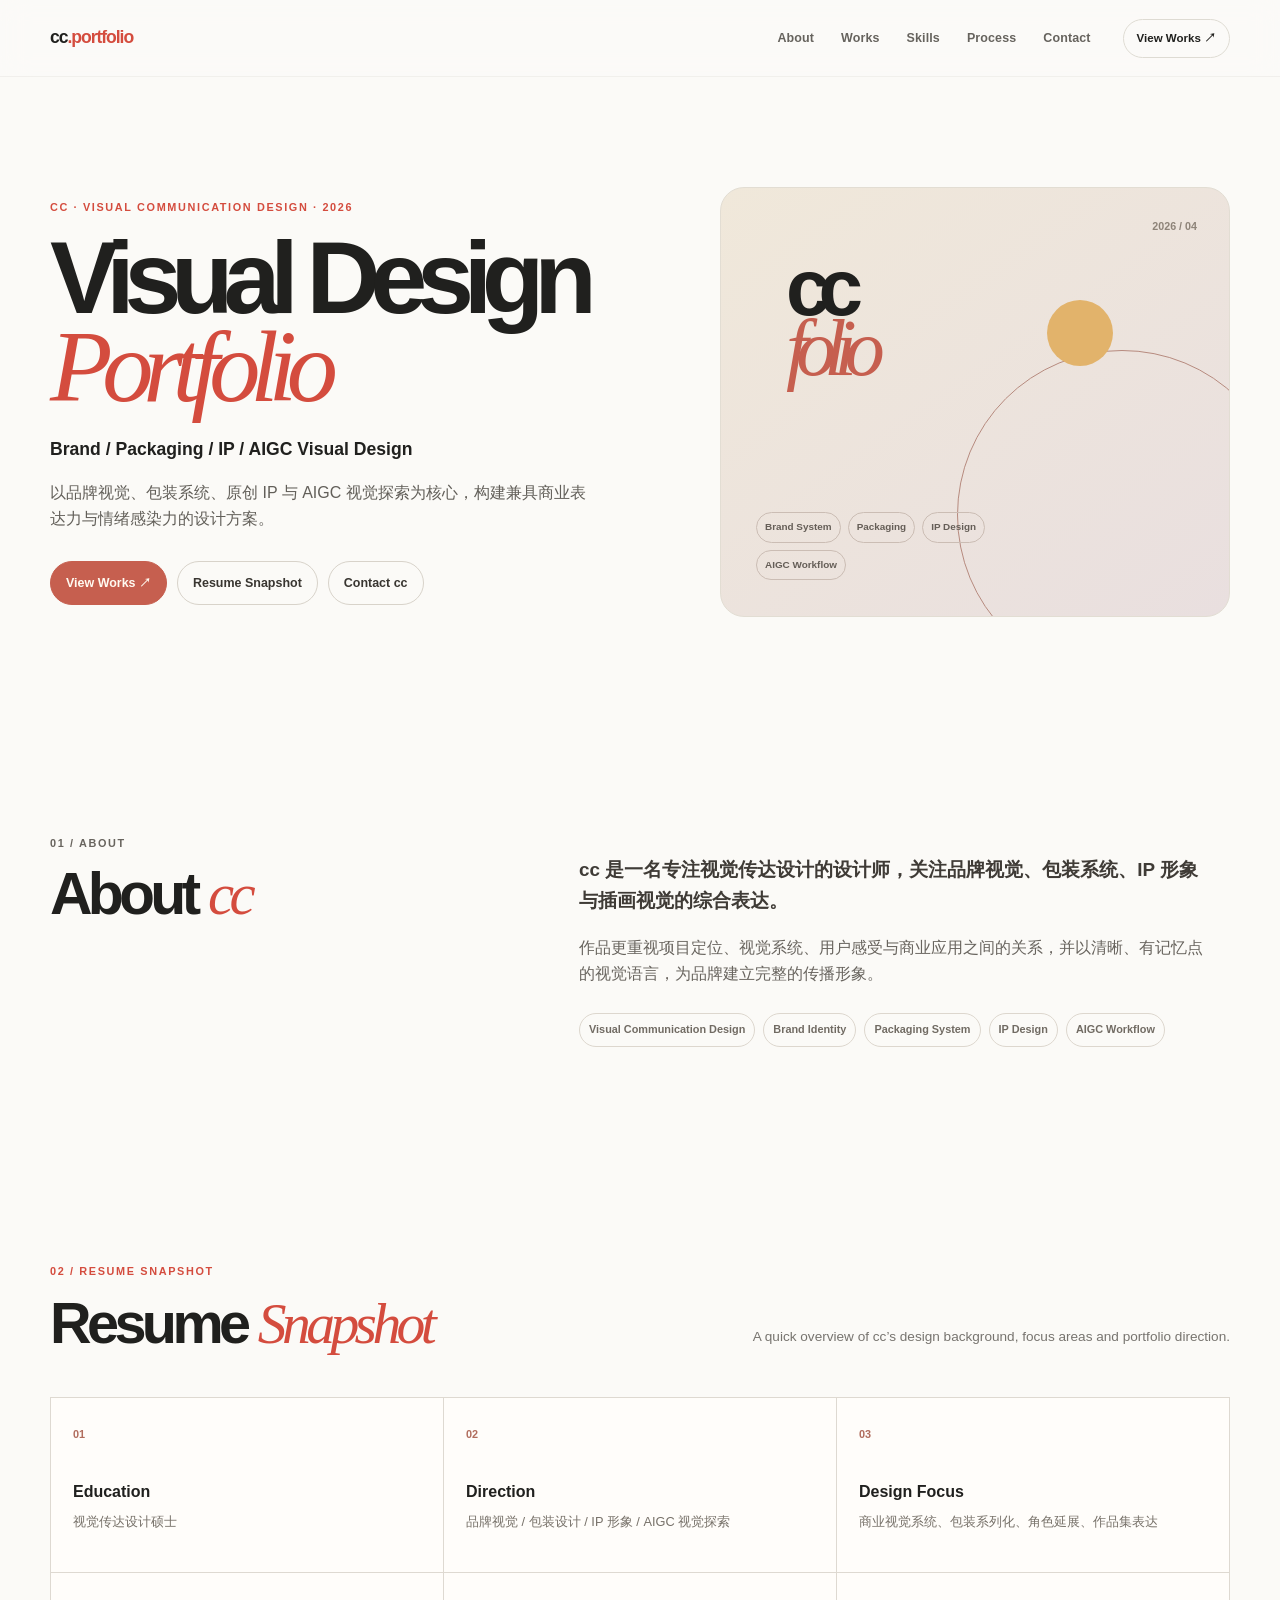
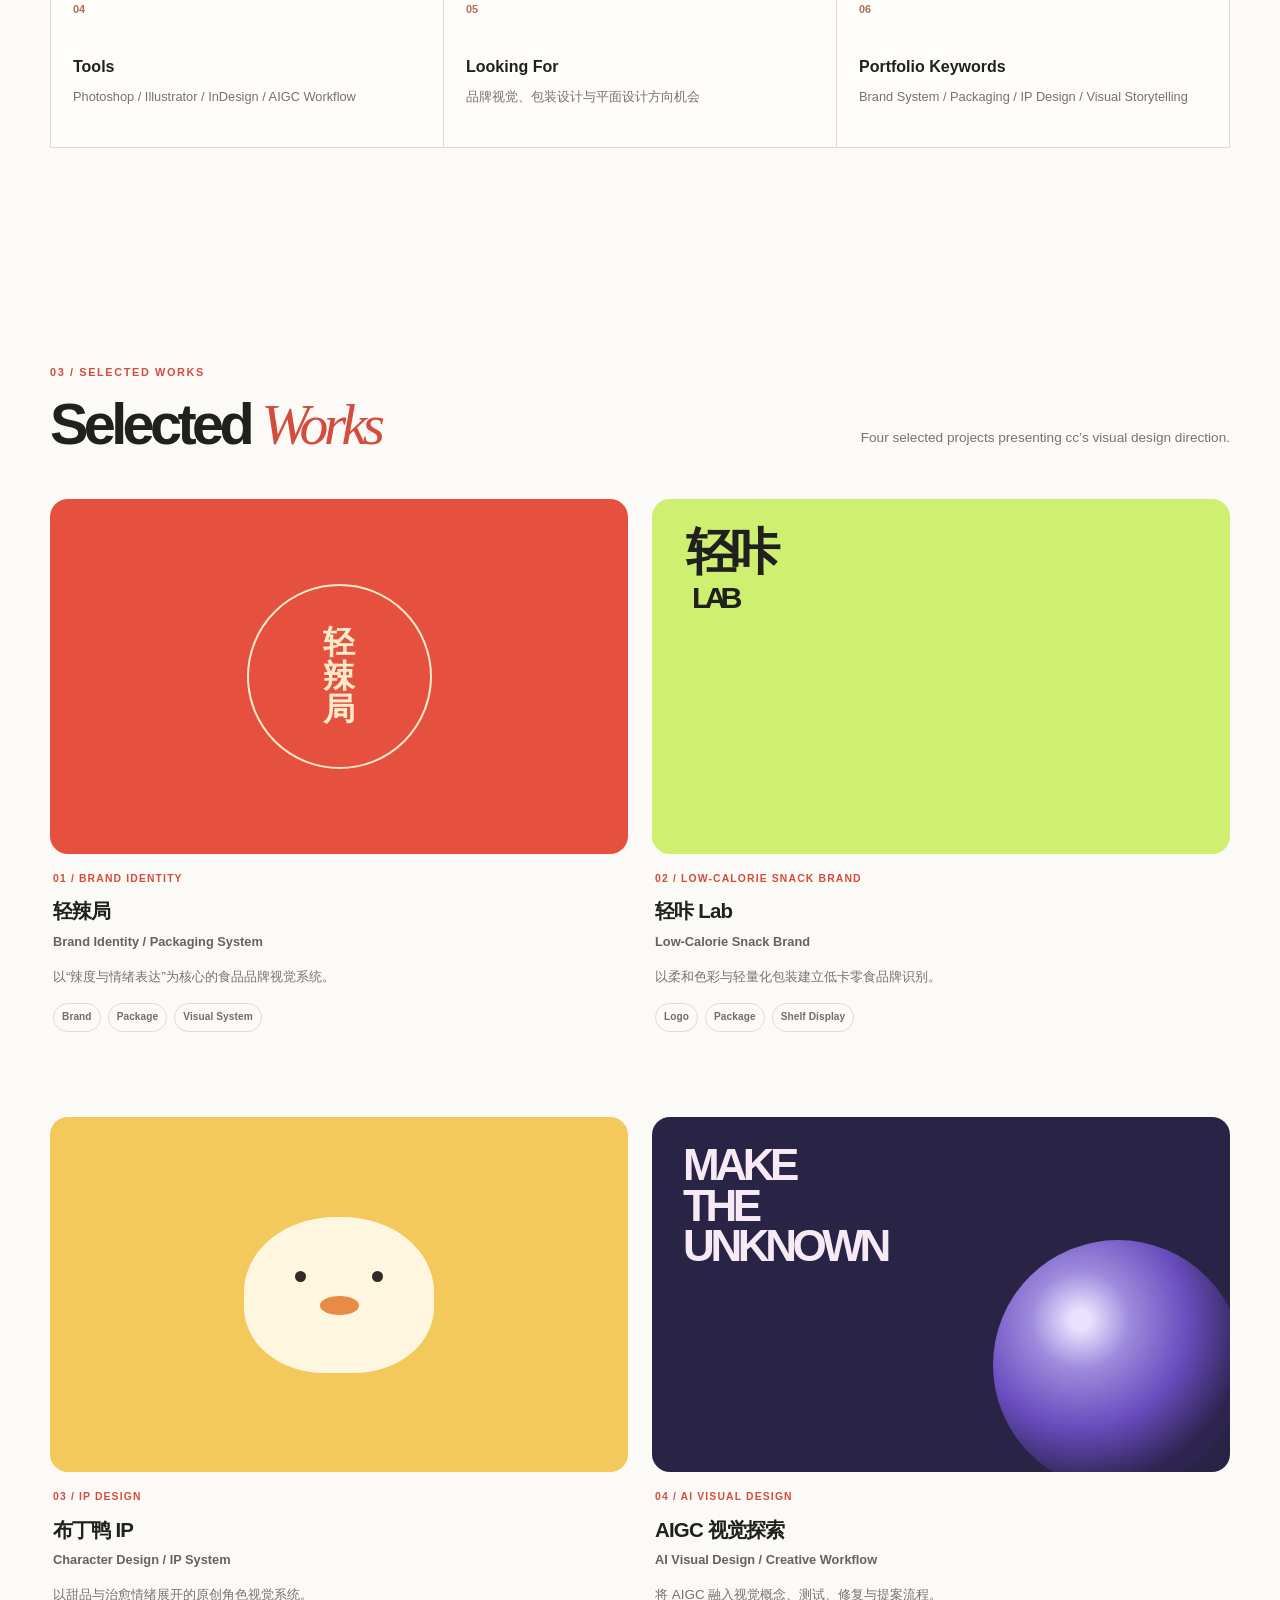
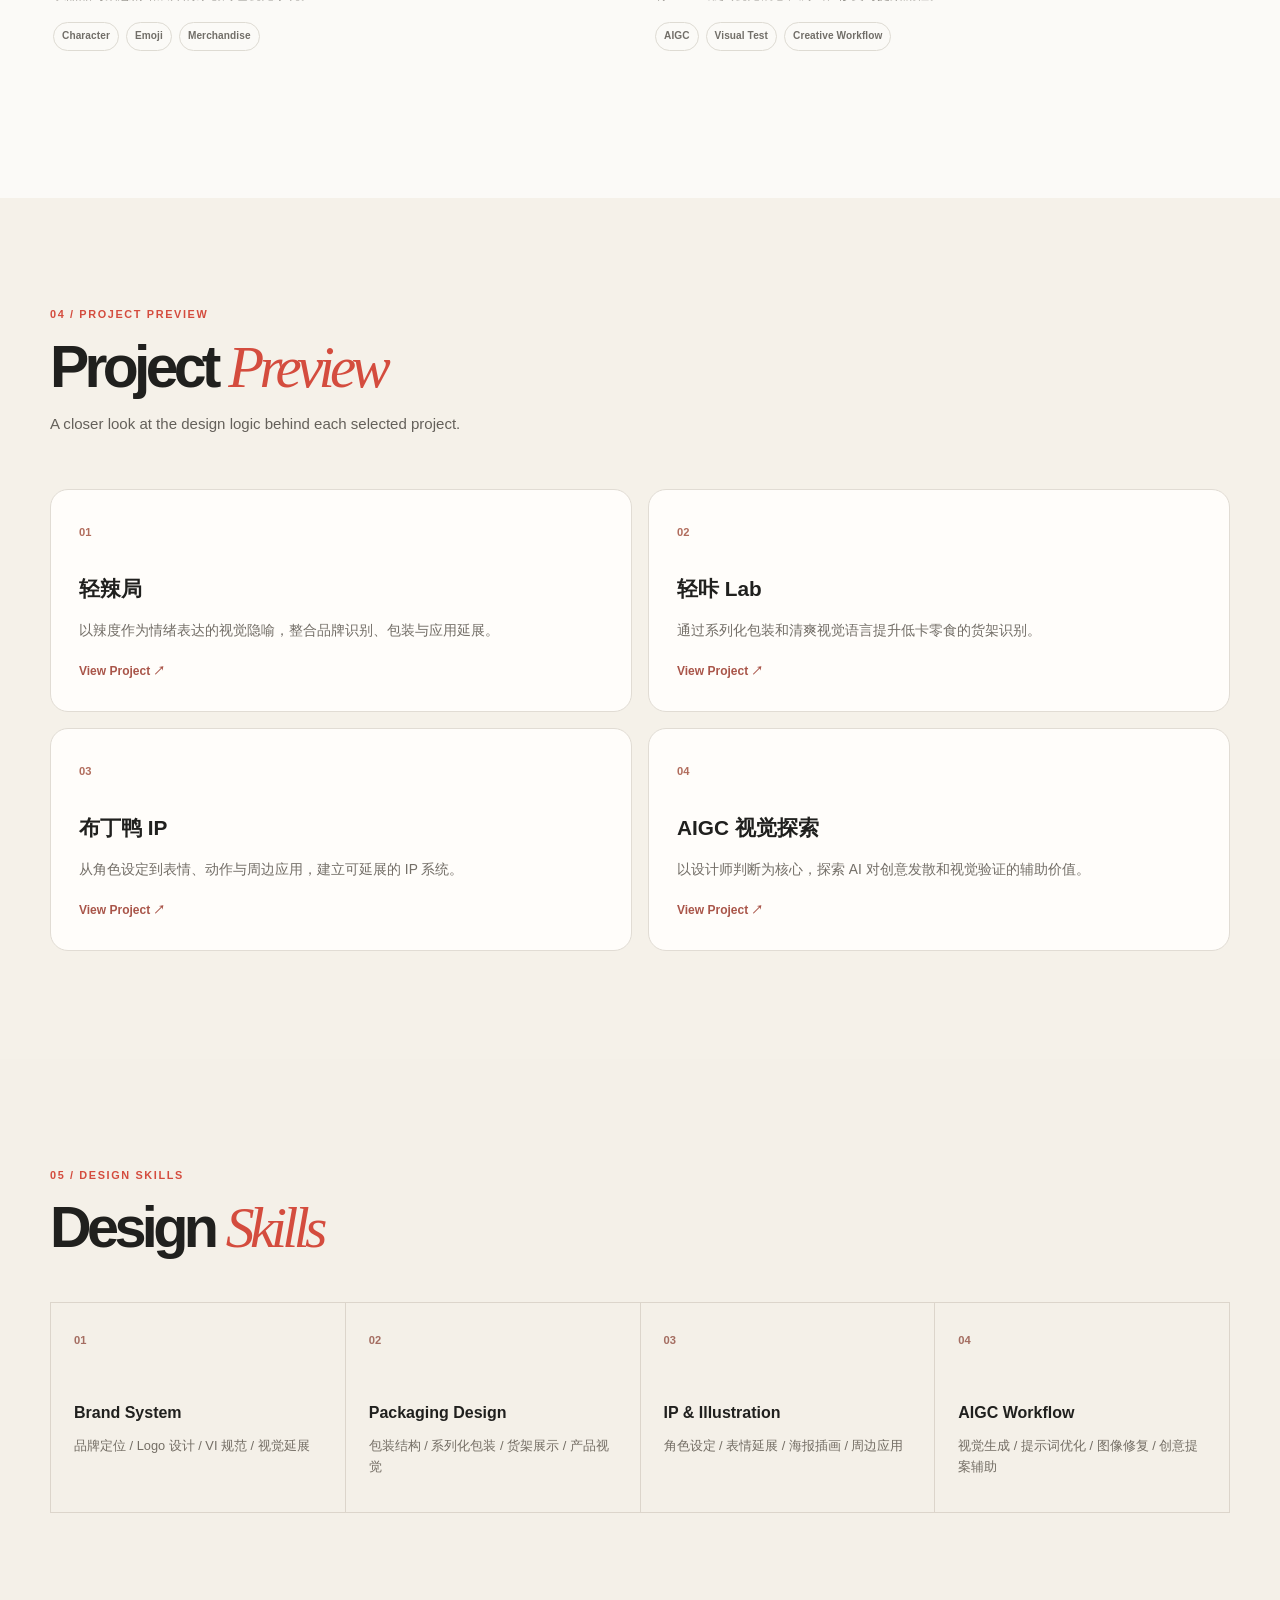
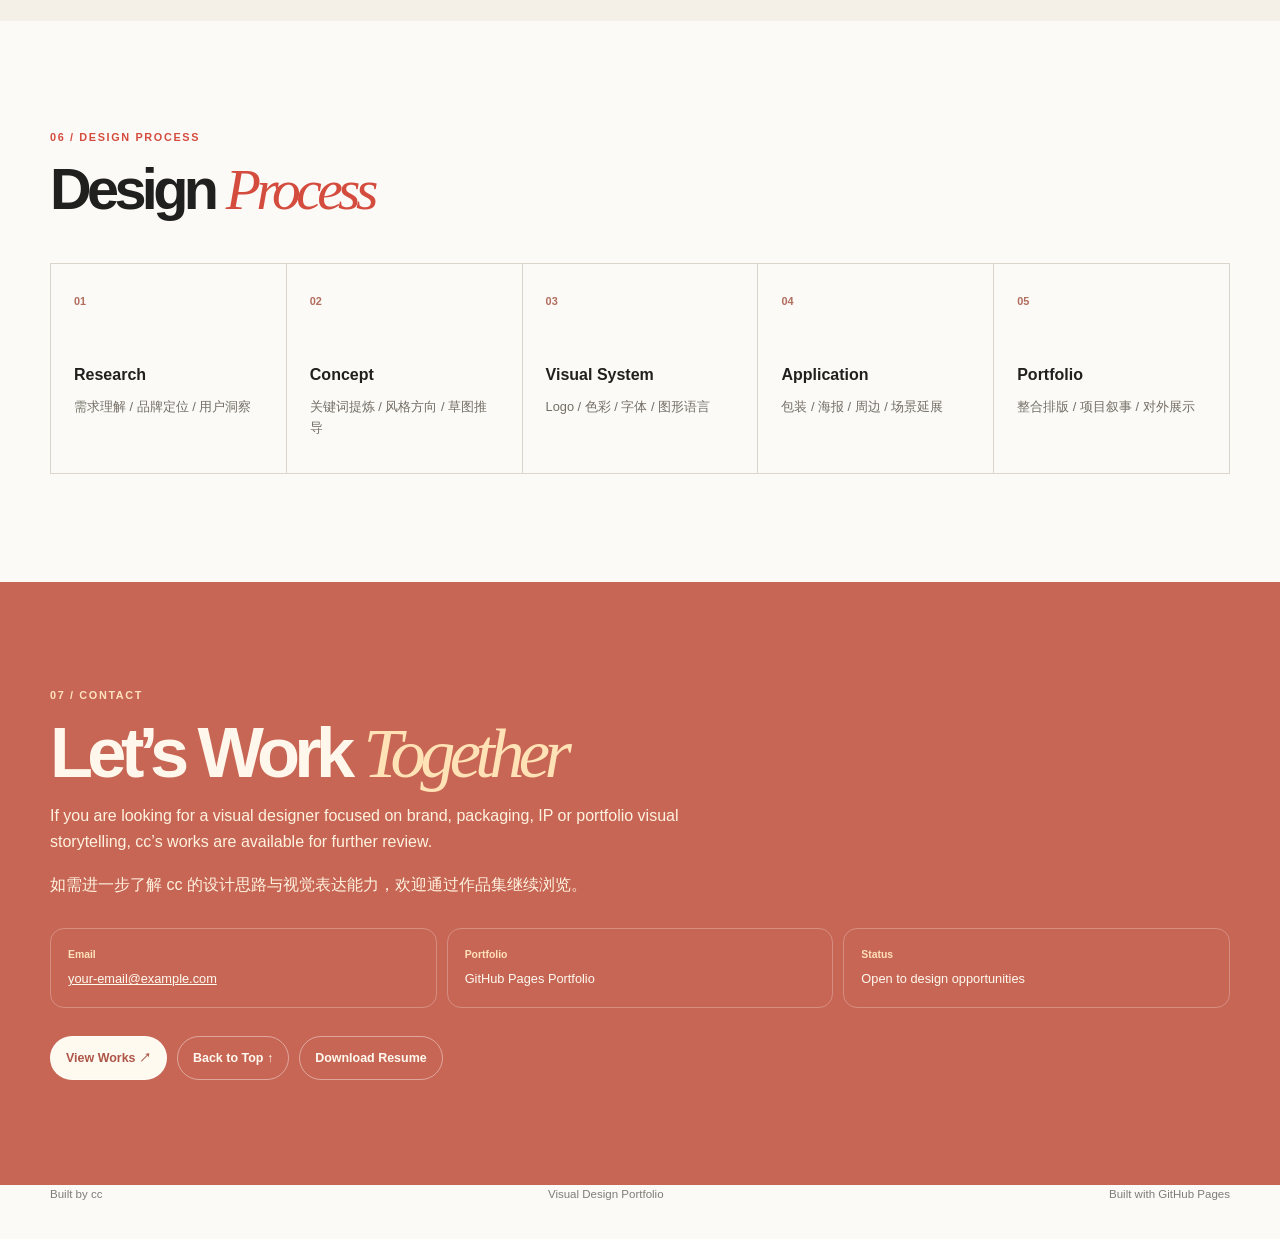
<file: index.html>
<!doctype html><html lang="zh-CN"><head><meta charset="utf-8"><meta name="viewport" content="width=device-width,initial-scale=1"><meta name="description" content="cc 的视觉传达设计作品集，展示品牌设计、包装设计、IP 形象与 AIGC 视觉探索项目。"><title>cc.portfolio · Visual Design Portfolio</title><link rel="stylesheet" href="portfolio.css"></head>
<body class="final-home"><header class="portfolio-header" id="top"><nav class="portfolio-nav shell"><a class="portfolio-logo" href="#top">cc<span>.portfolio</span></a><button class="portfolio-menu" type="button" aria-expanded="false" aria-controls="portfolio-links"><span></span><span></span><span></span><b class="visually-hidden">打开导航</b></button><div class="portfolio-links" id="portfolio-links"><a href="#about">About</a><a href="#works">Works</a><a href="#skills">Skills</a><a href="#process">Process</a><a href="#contact">Contact</a></div><a class="nav-back" href="#works">View Works ↗</a></nav></header>
<main><section class="final-hero shell"><div><p class="portfolio-kicker">CC · VISUAL COMMUNICATION DESIGN · 2026</p><h1>Visual Design<br><em>Portfolio</em></h1><h2>Brand / Packaging / IP / AIGC Visual Design</h2><p>以品牌视觉、包装系统、原创 IP 与 AIGC 视觉探索为核心，构建兼具商业表达力与情绪感染力的设计方案。</p><div class="final-actions"><a href="#works">View Works ↗</a><a href="#resume">Resume Snapshot</a><a href="#contact">Contact cc</a></div></div><div class="final-cover" aria-hidden="true"><b>cc<br><i>folio</i></b><span class="cover-no">2026 / 04</span><i class="cover-ring"></i><i class="cover-dot"></i><div><em>Brand System</em><em>Packaging</em><em>IP Design</em><em>AIGC Workflow</em></div></div></section>
<section class="home-section about-final" id="about"><div class="shell two-col"><div><p class="portfolio-kicker">01 / ABOUT</p><h2>About <em>cc</em></h2></div><div><p class="lead">cc 是一名专注视觉传达设计的设计师，关注品牌视觉、包装系统、IP 形象与插画视觉的综合表达。</p><p>作品更重视项目定位、视觉系统、用户感受与商业应用之间的关系，并以清晰、有记忆点的视觉语言，为品牌建立完整的传播形象。</p><div class="home-tags"><span>Visual Communication Design</span><span>Brand Identity</span><span>Packaging System</span><span>IP Design</span><span>AIGC Workflow</span></div></div></div></section>
<section class="home-section shell" id="resume"><div class="section-title"><div><p class="portfolio-kicker">02 / RESUME SNAPSHOT</p><h2>Resume <em>Snapshot</em></h2></div><p>A quick overview of cc’s design background, focus areas and portfolio direction.</p></div><div class="resume-grid"><article><b>01</b><h3>Education</h3><p>视觉传达设计硕士</p></article><article><b>02</b><h3>Direction</h3><p>品牌视觉 / 包装设计 / IP 形象 / AIGC 视觉探索</p></article><article><b>03</b><h3>Design Focus</h3><p>商业视觉系统、包装系列化、角色延展、作品集表达</p></article><article><b>04</b><h3>Tools</h3><p>Photoshop / Illustrator / InDesign / AIGC Workflow</p></article><article><b>05</b><h3>Looking For</h3><p>品牌视觉、包装设计与平面设计方向机会</p></article><article><b>06</b><h3>Portfolio Keywords</h3><p>Brand System / Packaging / IP Design / Visual Storytelling</p></article></div></section>
<section class="home-section shell" id="works"><div class="section-title"><div><p class="portfolio-kicker">03 / SELECTED WORKS</p><h2>Selected <em>Works</em></h2></div><p>Four selected projects presenting cc’s visual design direction.</p></div><div class="works-grid final-works"><a class="work-card work-spicy" href="qinglaju.html"><div class="work-visual"><div class="spicy-circle">轻<br>辣<br>局</div></div><div class="work-info"><p>01 / BRAND IDENTITY</p><h3>轻辣局</h3><span class="work-category">Brand Identity / Packaging System</span><p class="work-description">以“辣度与情绪表达”为核心的食品品牌视觉系统。</p><div class="work-tags"><b>Brand</b><b>Package</b><b>Visual System</b></div><span class="view-project">View Project ↗</span></div></a><a class="work-card work-lab" href="qingkalab.html"><div class="work-visual"><div class="lab-word">轻咔<br><i>LAB</i></div></div><div class="work-info"><p>02 / LOW-CALORIE SNACK BRAND</p><h3>轻咔 Lab</h3><span class="work-category">Low-Calorie Snack Brand</span><p class="work-description">以柔和色彩与轻量化包装建立低卡零食品牌识别。</p><div class="work-tags"><b>Logo</b><b>Package</b><b>Shelf Display</b></div><span class="view-project">View Project ↗</span></div></a><a class="work-card work-duck" href="puddingduck.html"><div class="work-visual"><div class="duck-face"><i></i><i></i><b></b></div></div><div class="work-info"><p>03 / IP DESIGN</p><h3>布丁鸭 IP</h3><span class="work-category">Character Design / IP System</span><p class="work-description">以甜品与治愈情绪展开的原创角色视觉系统。</p><div class="work-tags"><b>Character</b><b>Emoji</b><b>Merchandise</b></div><span class="view-project">View Project ↗</span></div></a><a class="work-card work-aigc" href="aigc.html"><div class="work-visual"><div class="aigc-orb"></div><b>MAKE<br>THE<br>UNKNOWN</b></div><div class="work-info"><p>04 / AI VISUAL DESIGN</p><h3>AIGC 视觉探索</h3><span class="work-category">AI Visual Design / Creative Workflow</span><p class="work-description">将 AIGC 融入视觉概念、测试、修复与提案流程。</p><div class="work-tags"><b>AIGC</b><b>Visual Test</b><b>Creative Workflow</b></div><span class="view-project">View Project ↗</span></div></a></div></section>
<section class="preview-section home-section" id="preview"><div class="shell"><div class="preview-heading"><p class="portfolio-kicker">04 / PROJECT PREVIEW</p><h2>Project <em>Preview</em></h2><p>A closer look at the design logic behind each selected project.</p></div><div class="preview-list"><article><b>01</b><h3>轻辣局</h3><p>以辣度作为情绪表达的视觉隐喻，整合品牌识别、包装与应用延展。</p><a href="qinglaju.html">View Project ↗</a></article><article><b>02</b><h3>轻咔 Lab</h3><p>通过系列化包装和清爽视觉语言提升低卡零食的货架识别。</p><a href="qingkalab.html">View Project ↗</a></article><article><b>03</b><h3>布丁鸭 IP</h3><p>从角色设定到表情、动作与周边应用，建立可延展的 IP 系统。</p><a href="puddingduck.html">View Project ↗</a></article><article><b>04</b><h3>AIGC 视觉探索</h3><p>以设计师判断为核心，探索 AI 对创意发散和视觉验证的辅助价值。</p><a href="aigc.html">View Project ↗</a></article></div></div></section>
<section class="home-section skills-final" id="skills"><div class="shell"><div class="section-title"><div><p class="portfolio-kicker">05 / DESIGN SKILLS</p><h2>Design <em>Skills</em></h2></div></div><div class="skill-matrix"><article><b>01</b><h3>Brand System</h3><p>品牌定位 / Logo 设计 / VI 规范 / 视觉延展</p></article><article><b>02</b><h3>Packaging Design</h3><p>包装结构 / 系列化包装 / 货架展示 / 产品视觉</p></article><article><b>03</b><h3>IP &amp; Illustration</h3><p>角色设定 / 表情延展 / 海报插画 / 周边应用</p></article><article><b>04</b><h3>AIGC Workflow</h3><p>视觉生成 / 提示词优化 / 图像修复 / 创意提案辅助</p></article></div></div></section>
<section class="home-section shell" id="process"><div class="section-title"><div><p class="portfolio-kicker">06 / DESIGN PROCESS</p><h2>Design <em>Process</em></h2></div></div><ol class="process-final"><li><b>01</b><h3>Research</h3><p>需求理解 / 品牌定位 / 用户洞察</p></li><li><b>02</b><h3>Concept</h3><p>关键词提炼 / 风格方向 / 草图推导</p></li><li><b>03</b><h3>Visual System</h3><p>Logo / 色彩 / 字体 / 图形语言</p></li><li><b>04</b><h3>Application</h3><p>包装 / 海报 / 周边 / 场景延展</p></li><li><b>05</b><h3>Portfolio</h3><p>整合排版 / 项目叙事 / 对外展示</p></li></ol></section>
<section class="contact-final" id="contact"><div class="shell"><p class="portfolio-kicker">07 / CONTACT</p><h2>Let’s Work <em>Together</em></h2><p>If you are looking for a visual designer focused on brand, packaging, IP or portfolio visual storytelling, cc’s works are available for further review.</p><p>如需进一步了解 cc 的设计思路与视觉表达能力，欢迎通过作品集继续浏览。</p><div class="contact-cards"><article><b>Email</b><a href="mailto:your-email@example.com">your-email@example.com</a></article><article><b>Portfolio</b><span>GitHub Pages Portfolio</span></article><article><b>Status</b><span>Open to design opportunities</span></article></div><div class="final-actions"><a href="#works">View Works ↗</a><a href="#top">Back to Top ↑</a><a href="#">Download Resume</a></div></div></section></main><footer class="portfolio-footer shell"><p>Built by cc</p><p>Visual Design Portfolio</p><p>Built with GitHub Pages</p></footer><script src="portfolio.js"></script></body></html>
</file>
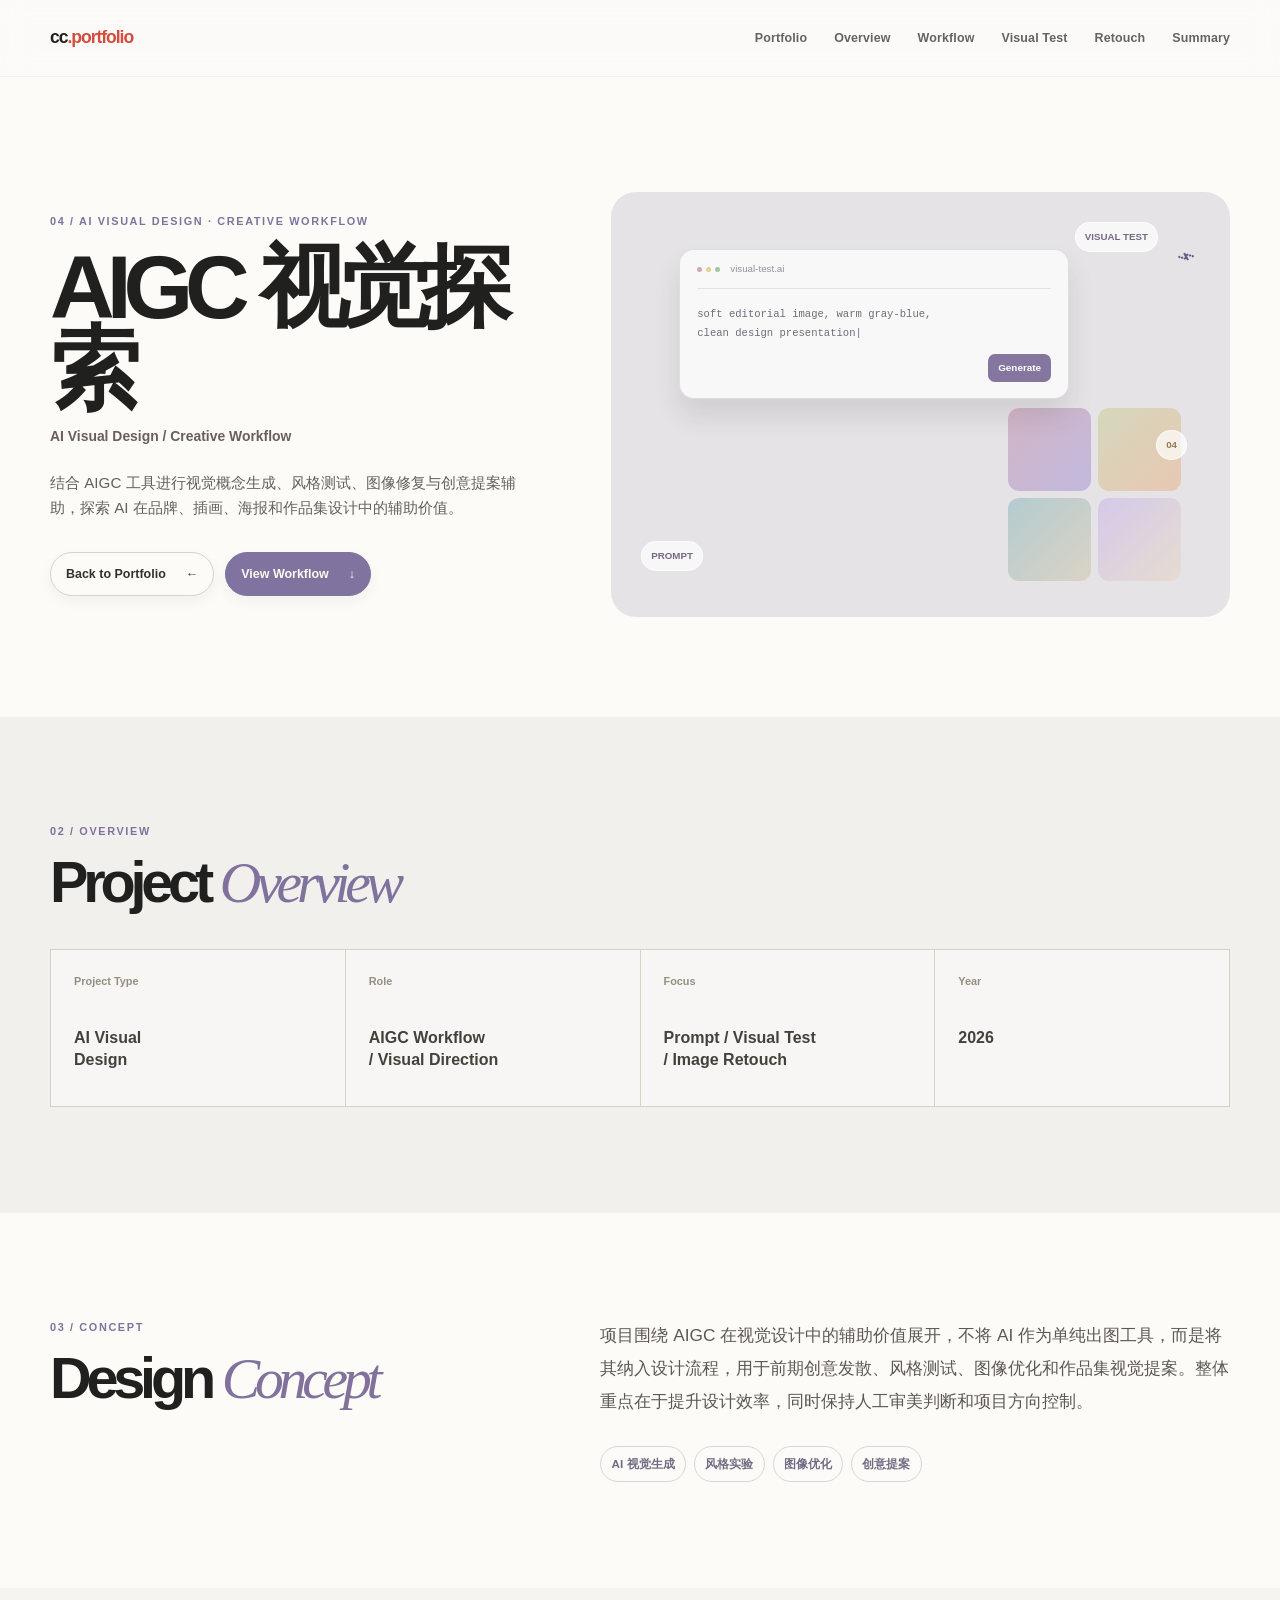
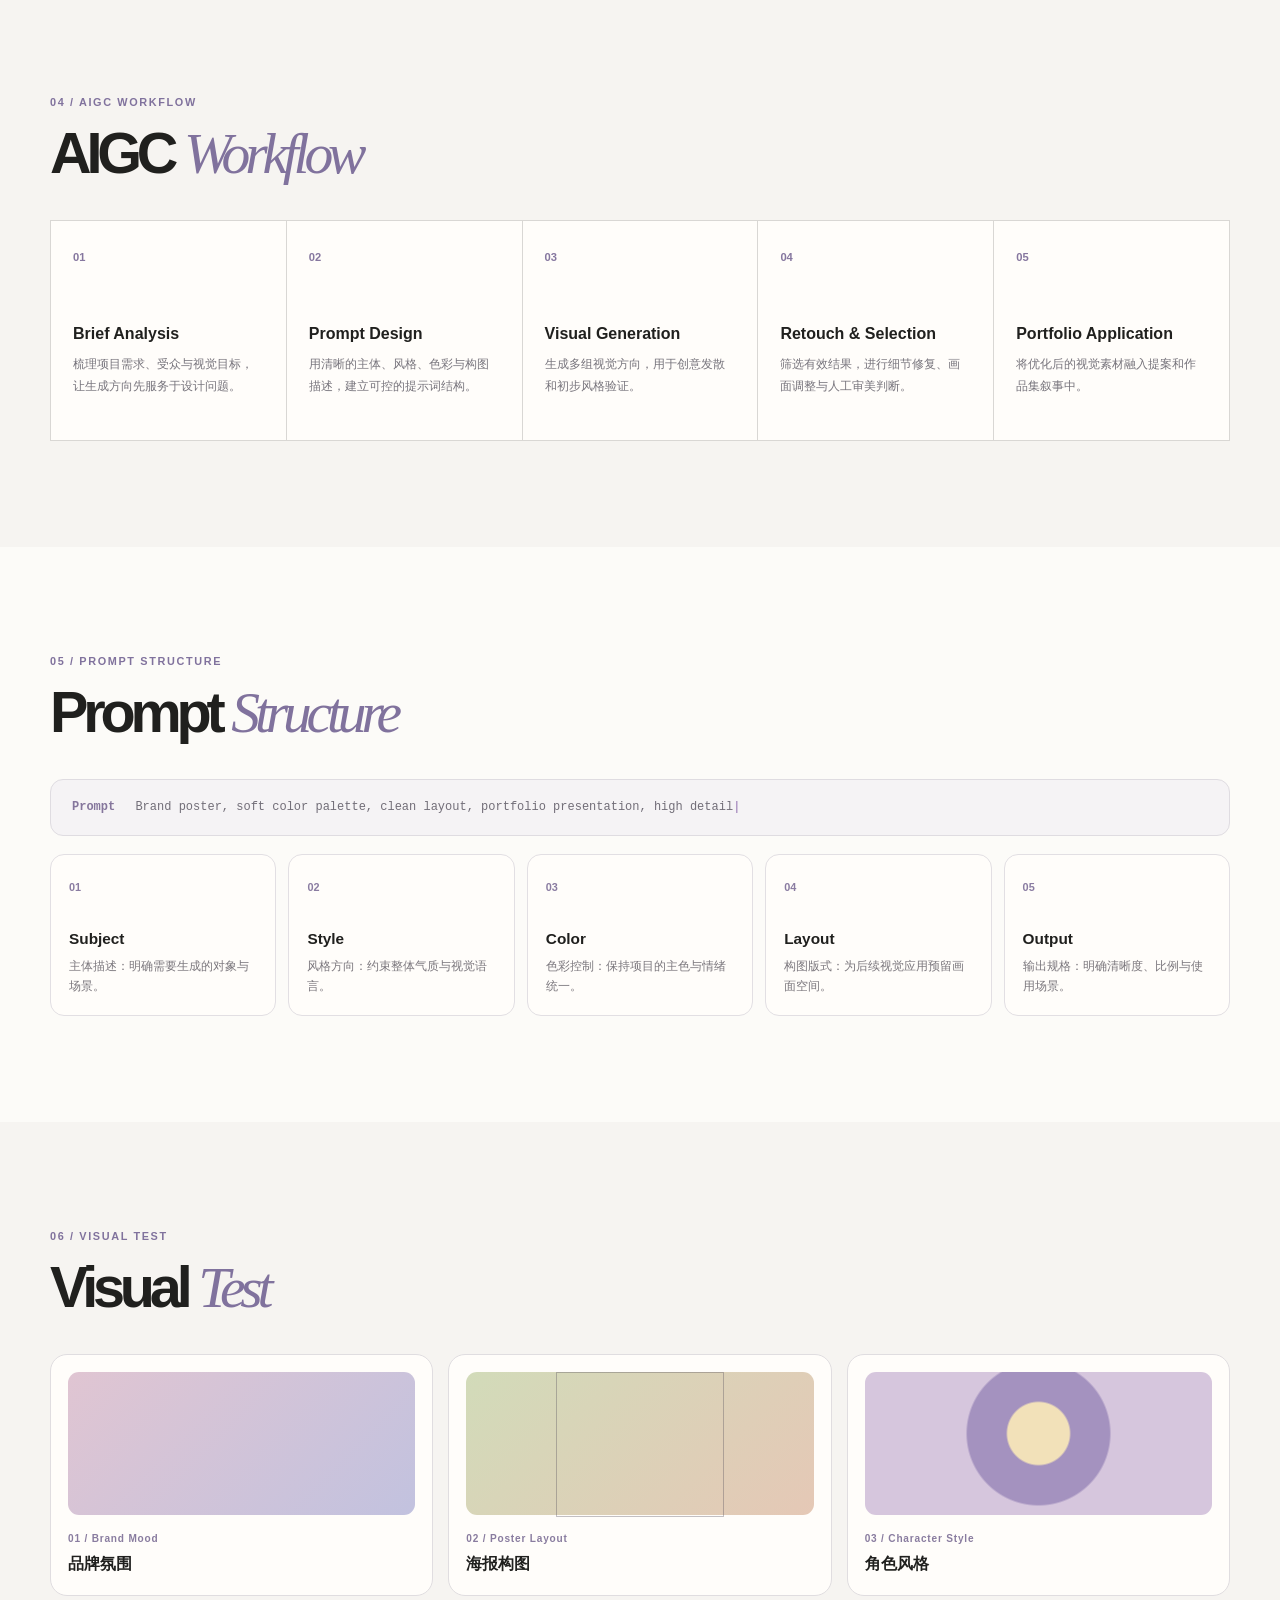
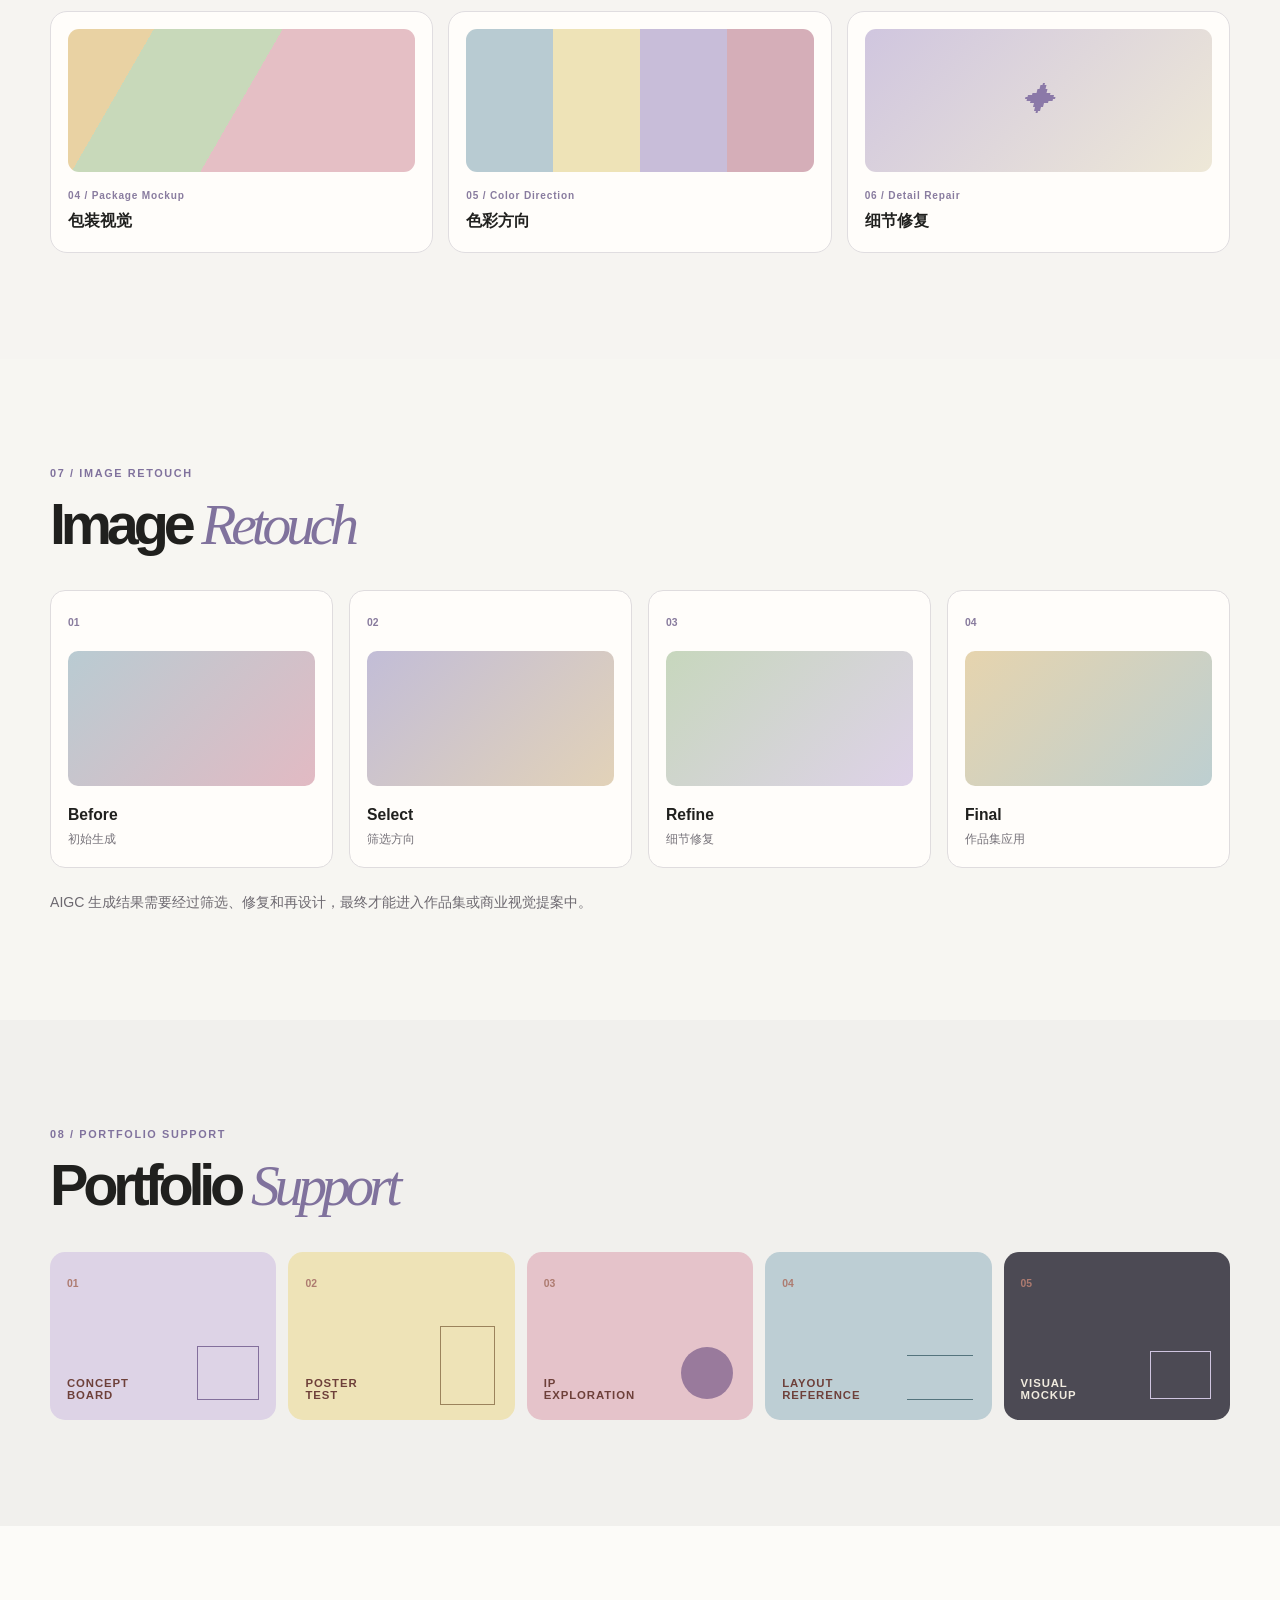
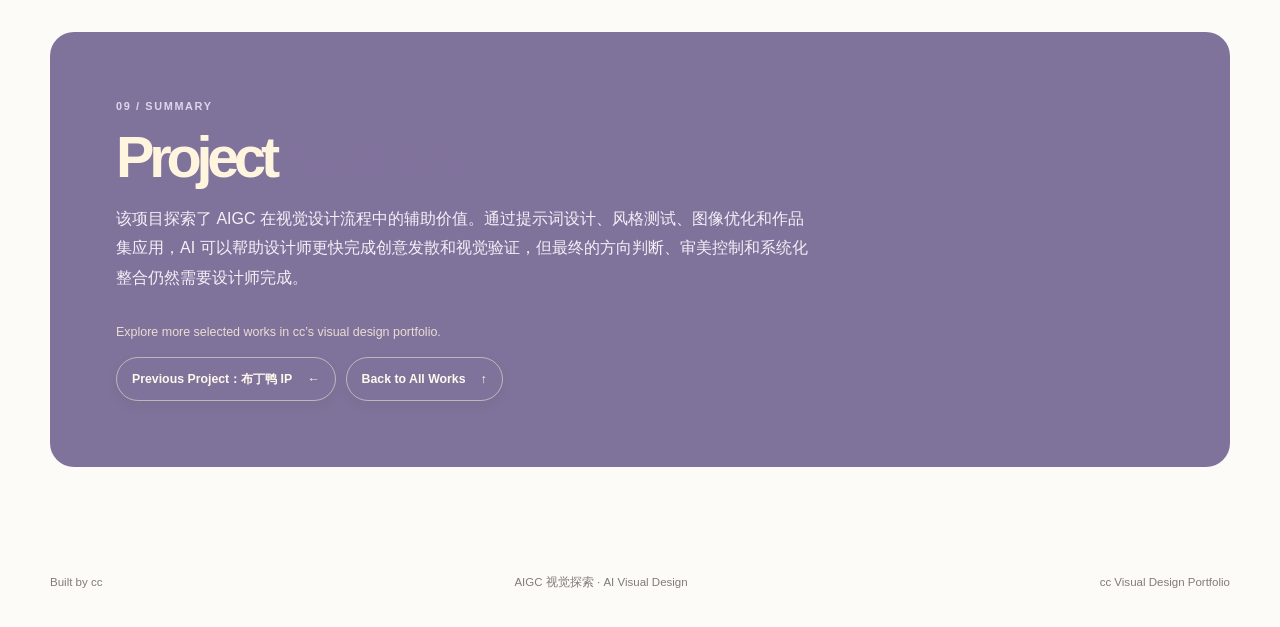
<file: aigc.html>
<!DOCTYPE html>
<html lang="zh-CN">
<head><meta charset="UTF-8"><meta name="viewport" content="width=device-width, initial-scale=1.0"><meta name="description" content="AIGC 视觉探索项目详情"><title>AIGC 视觉探索 · cc Portfolio</title><link rel="stylesheet" href="portfolio.css"><link rel="stylesheet" href="qinglaju.css"><link rel="stylesheet" href="aigc.css"></head>
<body class="project-detail-page aigc-detail">
  <header class="portfolio-header"><nav class="portfolio-nav shell" aria-label="项目导航"><a class="portfolio-logo" href="index.html">cc<span>.portfolio</span></a><button class="portfolio-menu" type="button" aria-expanded="false" aria-controls="portfolio-links"><span></span><span></span><span></span><b class="visually-hidden">打开导航</b></button><div class="portfolio-links" id="portfolio-links"><a href="index.html">Portfolio</a><a href="#overview">Overview</a><a href="#workflow">Workflow</a><a href="#visual-test">Visual Test</a><a href="#retouch">Retouch</a><a href="#summary">Summary</a></div></nav></header>
  <main>
    <section class="project-hero shell" aria-labelledby="project-title"><div class="project-hero-copy"><p class="portfolio-kicker">04 / AI VISUAL DESIGN · CREATIVE WORKFLOW</p><h1 id="project-title">AIGC 视觉探索</h1><span>AI Visual Design / Creative Workflow</span><p>结合 AIGC 工具进行视觉概念生成、风格测试、图像修复与创意提案辅助，探索 AI 在品牌、插画、海报和作品集设计中的辅助价值。</p><div class="detail-actions"><a href="index.html">Back to Portfolio <b>←</b></a><a href="#workflow">View Workflow <b>↓</b></a></div></div><div class="ai-hero-art" aria-label="AIGC 抽象视觉封面"><div class="ai-window-large"><div class="ai-bar"><i></i><i></i><i></i><span>visual-test.ai</span></div><p>soft editorial image, warm gray-blue,<br>clean design presentation<span>|</span></p><b>Generate</b></div><div class="ai-image-grid"><i></i><i></i><i></i><i></i></div><span class="ai-cursor">⌁</span><span class="ai-tag one">PROMPT</span><span class="ai-tag two">VISUAL TEST</span><span class="ai-tag three">04</span></div></section>
    <section class="detail-section overview-section" id="overview"><div class="shell"><div class="detail-heading reveal"><p class="portfolio-kicker">02 / OVERVIEW</p><h2>Project <em>Overview</em></h2></div><div class="overview-grid"><article class="reveal"><span>Project Type</span><b>AI Visual<br>Design</b></article><article class="reveal"><span>Role</span><b>AIGC Workflow<br>/ Visual Direction</b></article><article class="reveal"><span>Focus</span><b>Prompt / Visual Test<br>/ Image Retouch</b></article><article class="reveal"><span>Year</span><b>2026</b></article></div></div></section>
    <section class="detail-section shell concept-section"><div class="concept-layout reveal"><div><p class="portfolio-kicker">03 / CONCEPT</p><h2>Design <em>Concept</em></h2></div><div><p class="concept-copy">项目围绕 AIGC 在视觉设计中的辅助价值展开，不将 AI 作为单纯出图工具，而是将其纳入设计流程，用于前期创意发散、风格测试、图像优化和作品集视觉提案。整体重点在于提升设计效率，同时保持人工审美判断和项目方向控制。</p><div class="concept-tags"><span>AI 视觉生成</span><span>风格实验</span><span>图像优化</span><span>创意提案</span></div></div></div></section>
    <section class="detail-section workflow-section" id="workflow"><div class="shell"><div class="detail-heading reveal"><p class="portfolio-kicker">04 / AIGC WORKFLOW</p><h2>AIGC <em>Workflow</em></h2></div><ol class="workflow-list"><li class="reveal"><span>01</span><h3>Brief Analysis</h3><p>梳理项目需求、受众与视觉目标，让生成方向先服务于设计问题。</p></li><li class="reveal"><span>02</span><h3>Prompt Design</h3><p>用清晰的主体、风格、色彩与构图描述，建立可控的提示词结构。</p></li><li class="reveal"><span>03</span><h3>Visual Generation</h3><p>生成多组视觉方向，用于创意发散和初步风格验证。</p></li><li class="reveal"><span>04</span><h3>Retouch &amp; Selection</h3><p>筛选有效结果，进行细节修复、画面调整与人工审美判断。</p></li><li class="reveal"><span>05</span><h3>Portfolio Application</h3><p>将优化后的视觉素材融入提案和作品集叙事中。</p></li></ol></div></section>
    <section class="detail-section prompt-section"><div class="shell"><div class="detail-heading reveal"><p class="portfolio-kicker">05 / PROMPT STRUCTURE</p><h2>Prompt <em>Structure</em></h2></div><div class="prompt-demo reveal"><p><b>Prompt</b> Brand poster, soft color palette, clean layout, portfolio presentation, high detail<span>|</span></p></div><div class="prompt-grid"><article class="reveal"><b>01</b><h3>Subject</h3><p>主体描述：明确需要生成的对象与场景。</p></article><article class="reveal"><b>02</b><h3>Style</h3><p>风格方向：约束整体气质与视觉语言。</p></article><article class="reveal"><b>03</b><h3>Color</h3><p>色彩控制：保持项目的主色与情绪统一。</p></article><article class="reveal"><b>04</b><h3>Layout</h3><p>构图版式：为后续视觉应用预留画面空间。</p></article><article class="reveal"><b>05</b><h3>Output</h3><p>输出规格：明确清晰度、比例与使用场景。</p></article></div></div></section>
    <section class="detail-section visual-test-section" id="visual-test"><div class="shell"><div class="detail-heading reveal"><p class="portfolio-kicker">06 / VISUAL TEST</p><h2>Visual <em>Test</em></h2></div><div class="test-board"><article class="test-card mood reveal"><i></i><p>01 / Brand Mood</p><h3>品牌氛围</h3></article><article class="test-card poster-test reveal"><i></i><p>02 / Poster Layout</p><h3>海报构图</h3></article><article class="test-card character-test reveal"><i></i><p>03 / Character Style</p><h3>角色风格</h3></article><article class="test-card package-test reveal"><i></i><p>04 / Package Mockup</p><h3>包装视觉</h3></article><article class="test-card color-test reveal"><i></i><p>05 / Color Direction</p><h3>色彩方向</h3></article><article class="test-card repair-test reveal"><i></i><p>06 / Detail Repair</p><h3>细节修复</h3></article></div></div></section>
    <section class="detail-section retouch-section" id="retouch"><div class="shell"><div class="detail-heading reveal"><p class="portfolio-kicker">07 / IMAGE RETOUCH</p><h2>Image <em>Retouch</em></h2></div><div class="retouch-flow"><article class="reveal"><span>01</span><div class="retouch-image before"></div><h3>Before</h3><p>初始生成</p></article><article class="reveal"><span>02</span><div class="retouch-image select"></div><h3>Select</h3><p>筛选方向</p></article><article class="reveal"><span>03</span><div class="retouch-image refine"></div><h3>Refine</h3><p>细节修复</p></article><article class="reveal"><span>04</span><div class="retouch-image final"></div><h3>Final</h3><p>作品集应用</p></article></div><p class="retouch-note reveal">AIGC 生成结果需要经过筛选、修复和再设计，最终才能进入作品集或商业视觉提案中。</p></div></section>
    <section class="detail-section extension-section"><div class="shell"><div class="detail-heading reveal"><p class="portfolio-kicker">08 / PORTFOLIO SUPPORT</p><h2>Portfolio <em>Support</em></h2></div><div class="extension-grid"><article class="extension-card ai-app-concept reveal"><span>01</span><b>CONCEPT<br>BOARD</b><i></i></article><article class="extension-card ai-app-poster reveal"><span>02</span><b>POSTER<br>TEST</b><i></i></article><article class="extension-card ai-app-ip reveal"><span>03</span><b>IP<br>EXPLORATION</b><i></i></article><article class="extension-card ai-app-layout reveal"><span>04</span><b>LAYOUT<br>REFERENCE</b><i></i></article><article class="extension-card ai-app-mockup reveal"><span>05</span><b>VISUAL<br>MOCKUP</b><i></i></article></div></div></section>
    <section class="summary-section" id="summary"><div class="shell summary-card reveal"><p class="portfolio-kicker">09 / SUMMARY</p><h2>Project <em>Summary</em></h2><p>该项目探索了 AIGC 在视觉设计流程中的辅助价值。通过提示词设计、风格测试、图像优化和作品集应用，AI 可以帮助设计师更快完成创意发散和视觉验证，但最终的方向判断、审美控制和系统化整合仍然需要设计师完成。</p><div class="project-page-links"><a href="puddingduck.html">Previous Project：布丁鸭 IP <span>←</span></a><a href="index.html">Back to All Works <span>↑</span></a></div></div></section>
  </main><footer class="portfolio-footer shell"><p>Built by cc</p><p>AIGC 视觉探索 · AI Visual Design</p><p>cc Visual Design Portfolio</p></footer><script src="portfolio.js"></script>
</body></html>
</file>
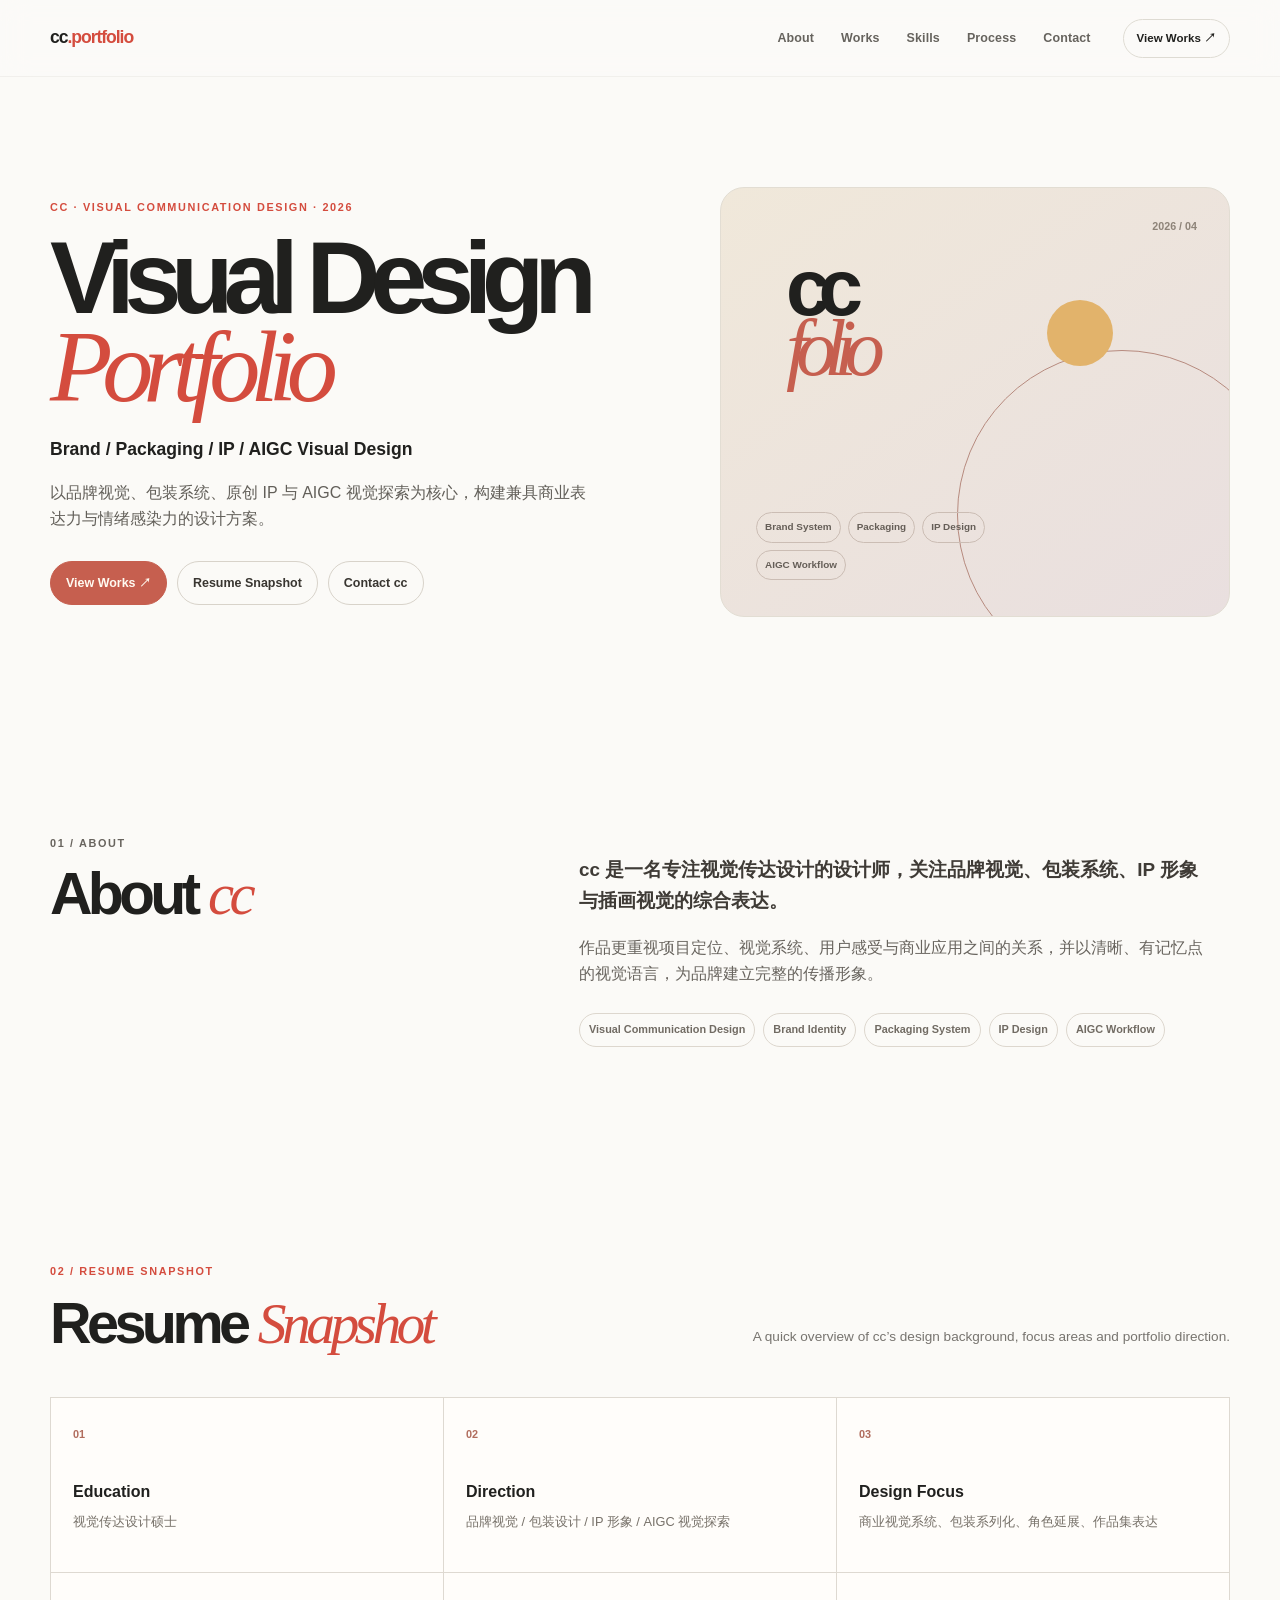
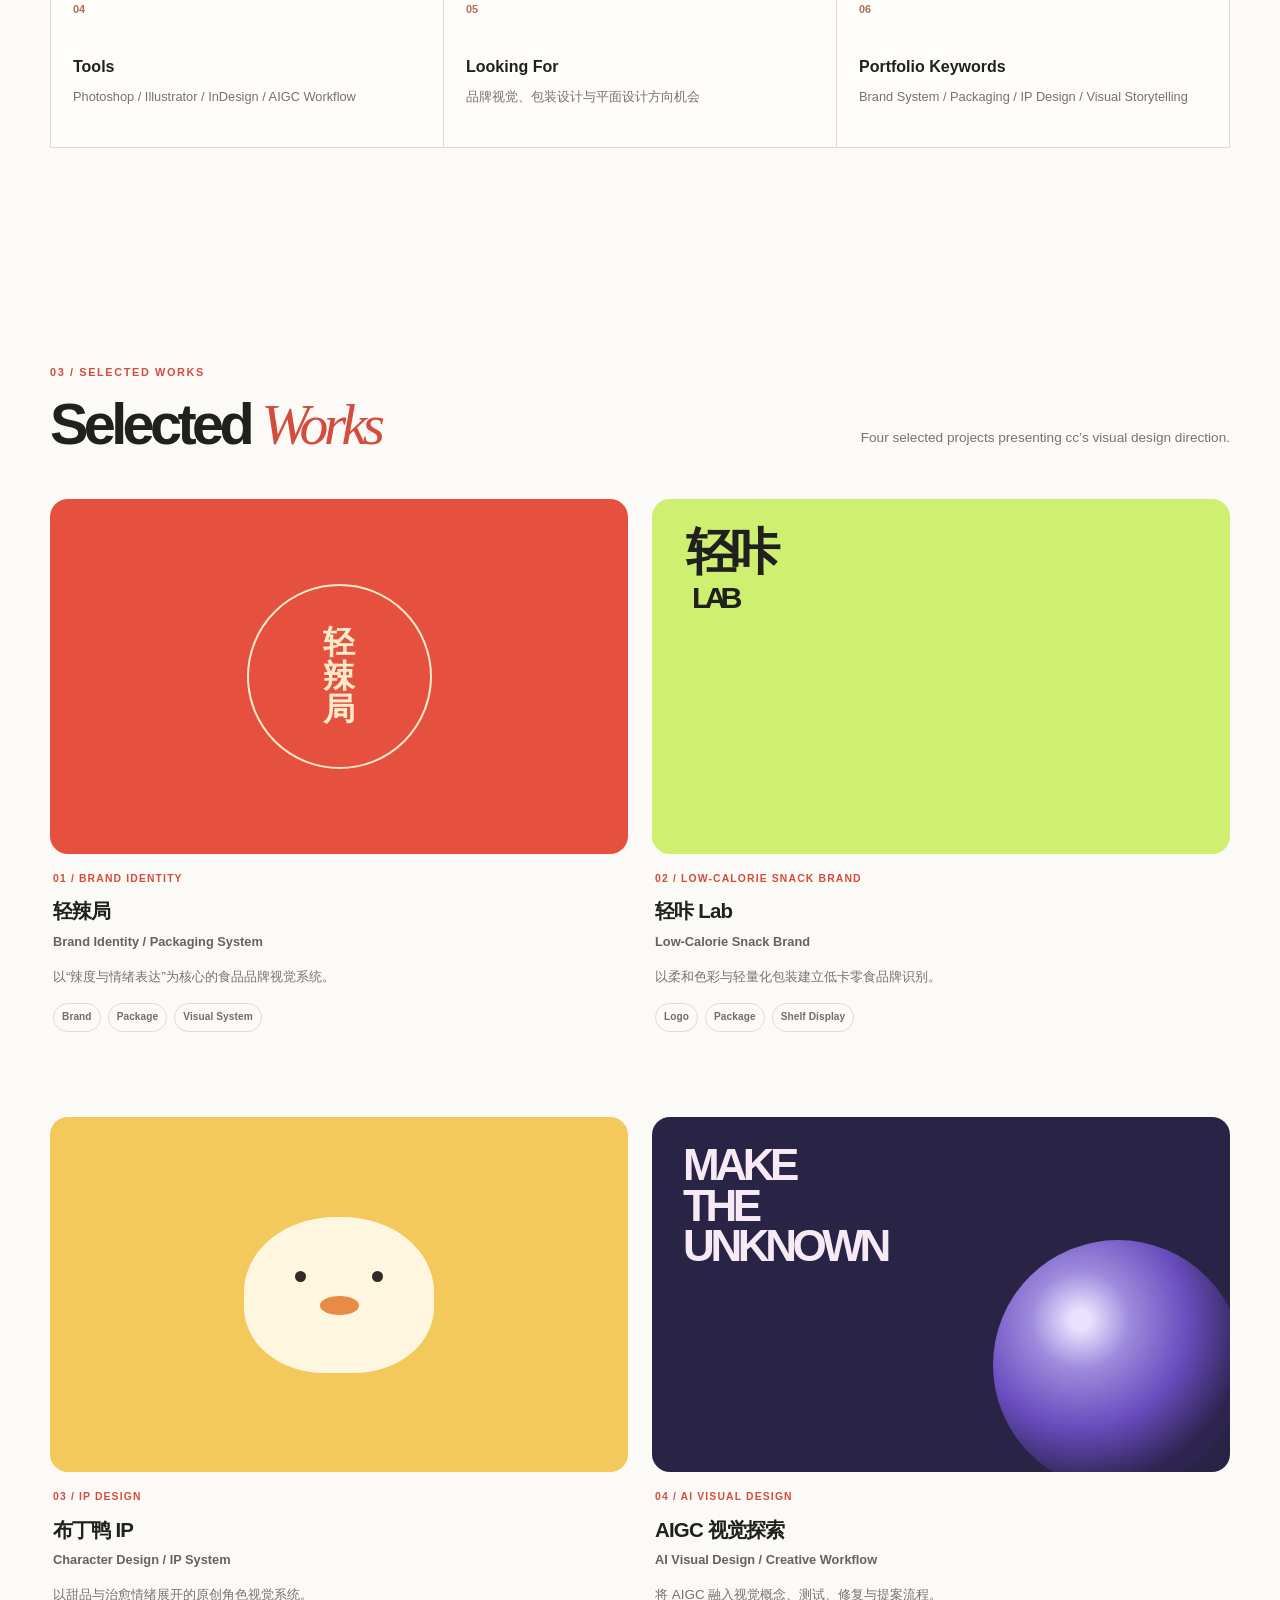
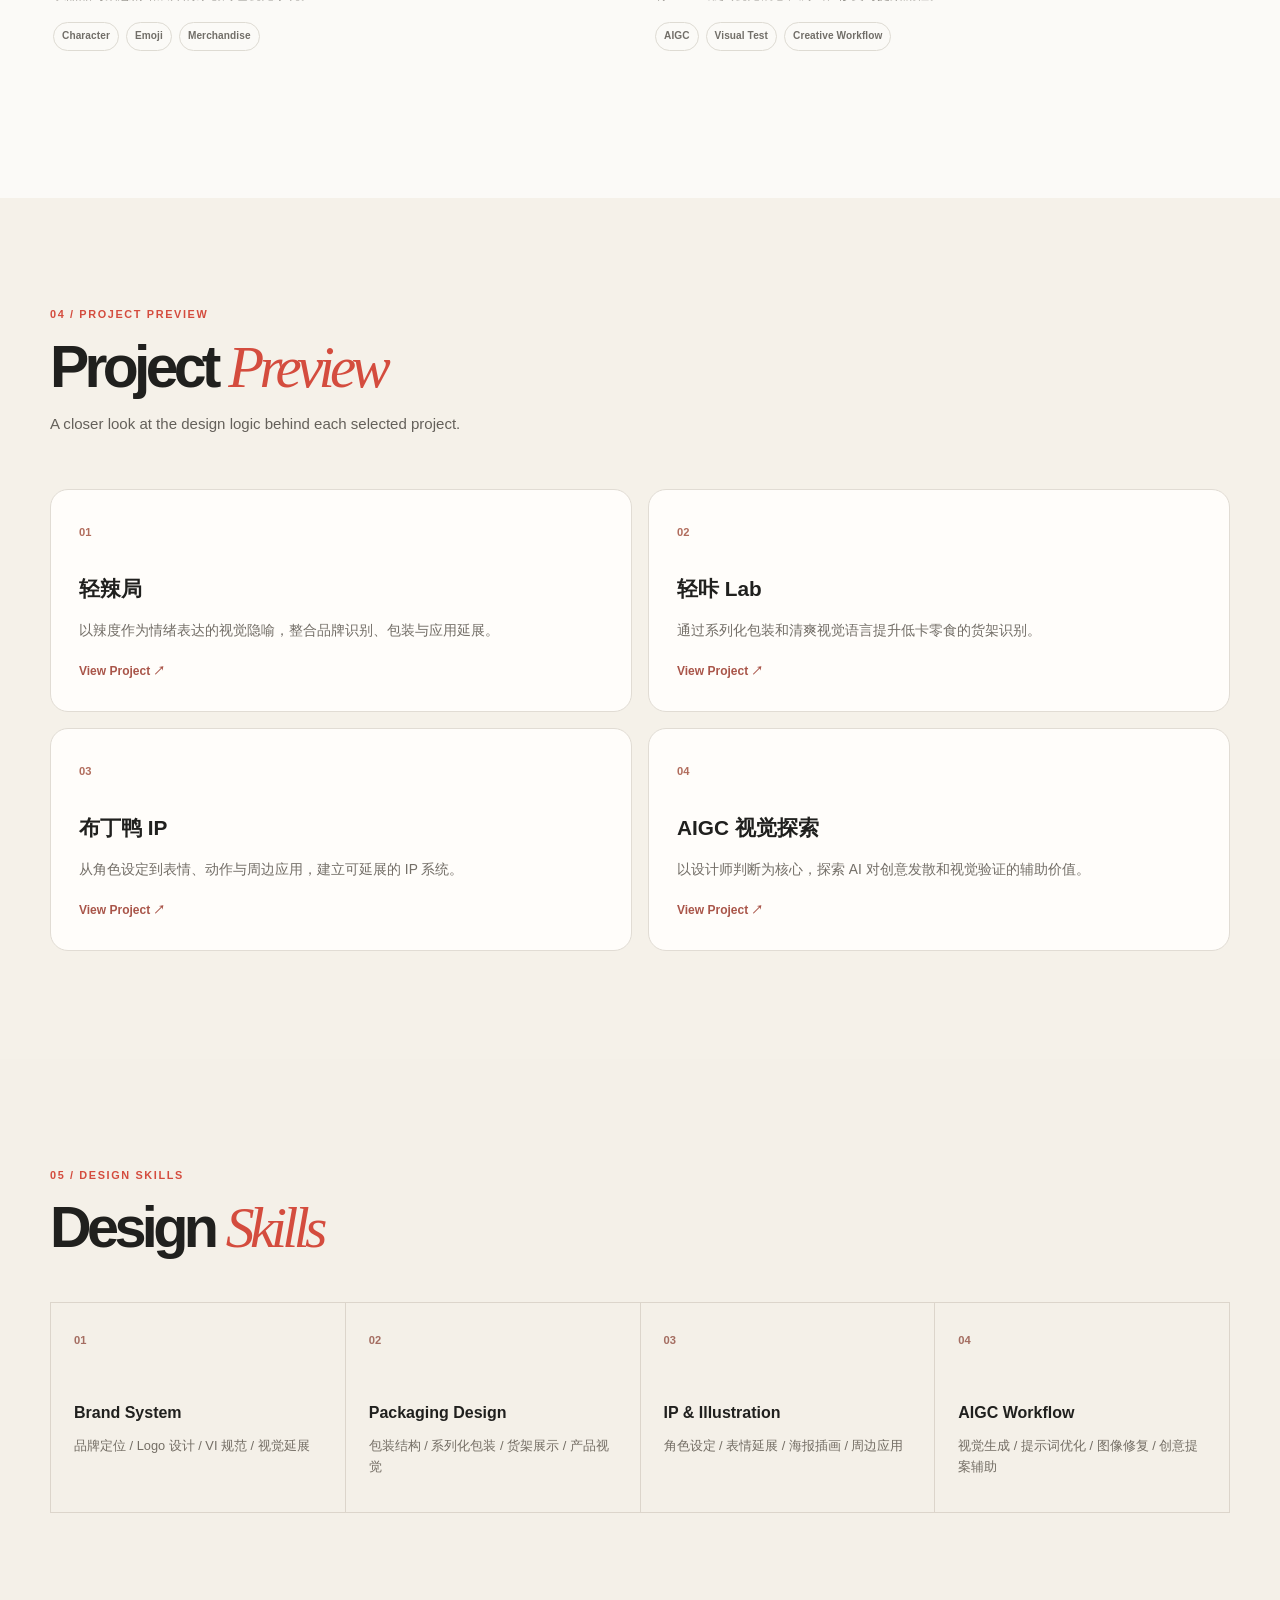
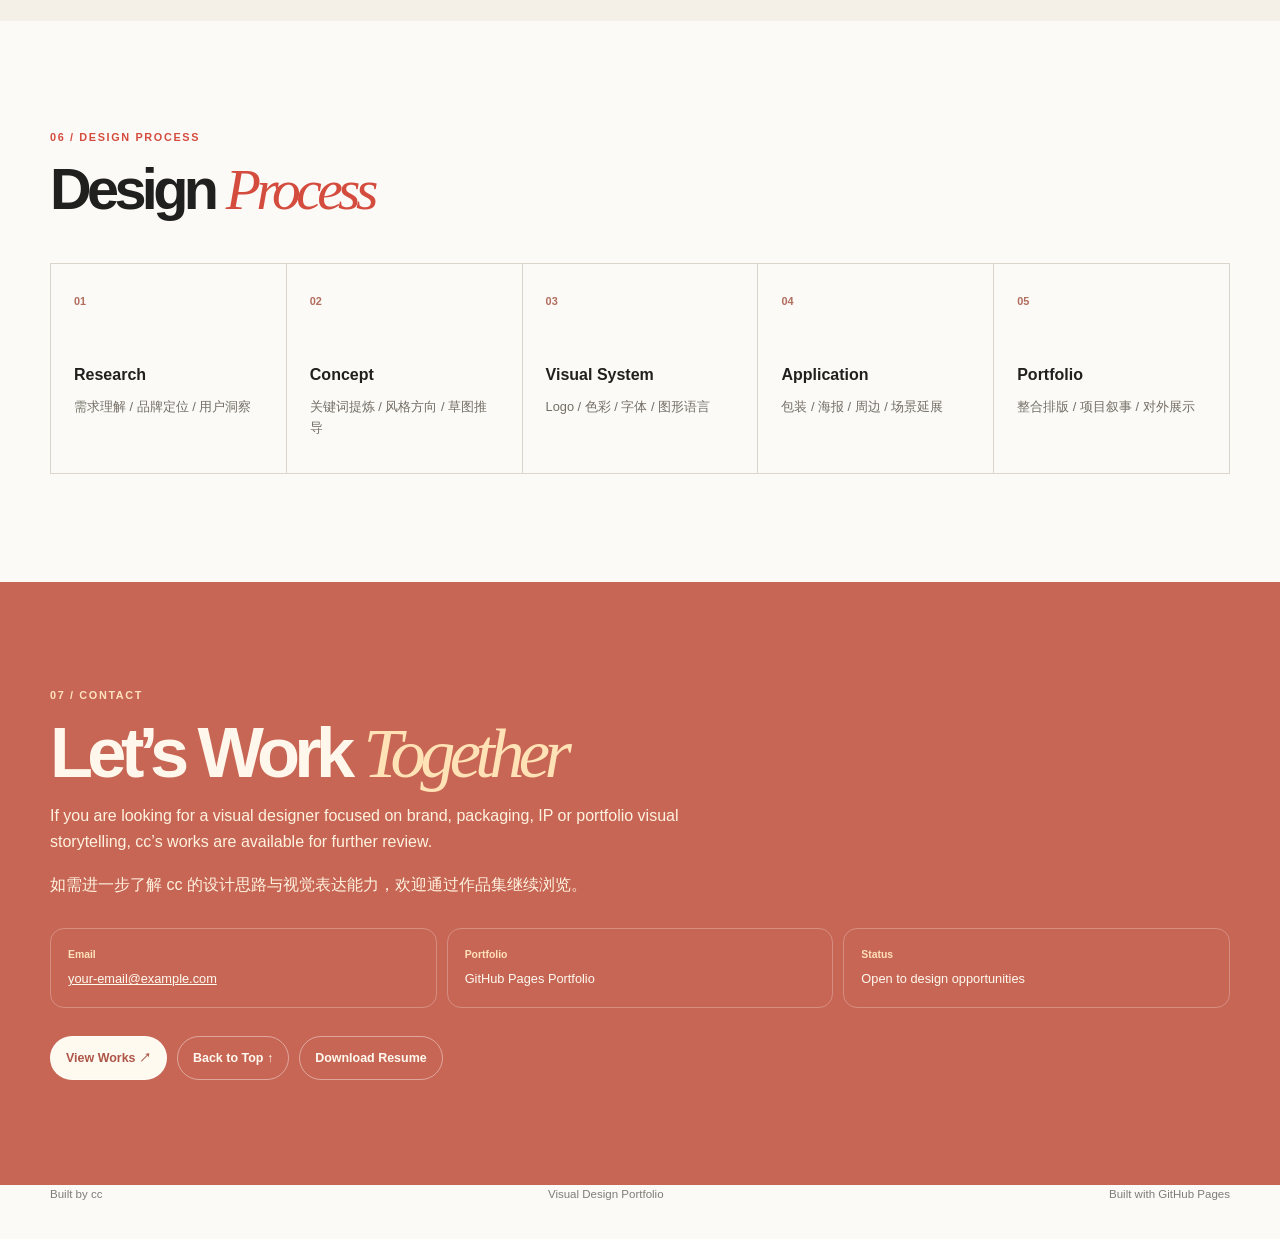
<file: portfolio.html>
<!doctype html><html lang="zh-CN"><head><meta charset="utf-8"><meta http-equiv="refresh" content="0; url=index.html"><link rel="canonical" href="index.html"><title>cc.portfolio · Visual Design Portfolio</title><meta name="description" content="cc 的视觉传达设计作品集。"></head><body><p><a href="index.html">进入 cc.portfolio</a></p></body></html>
</file>
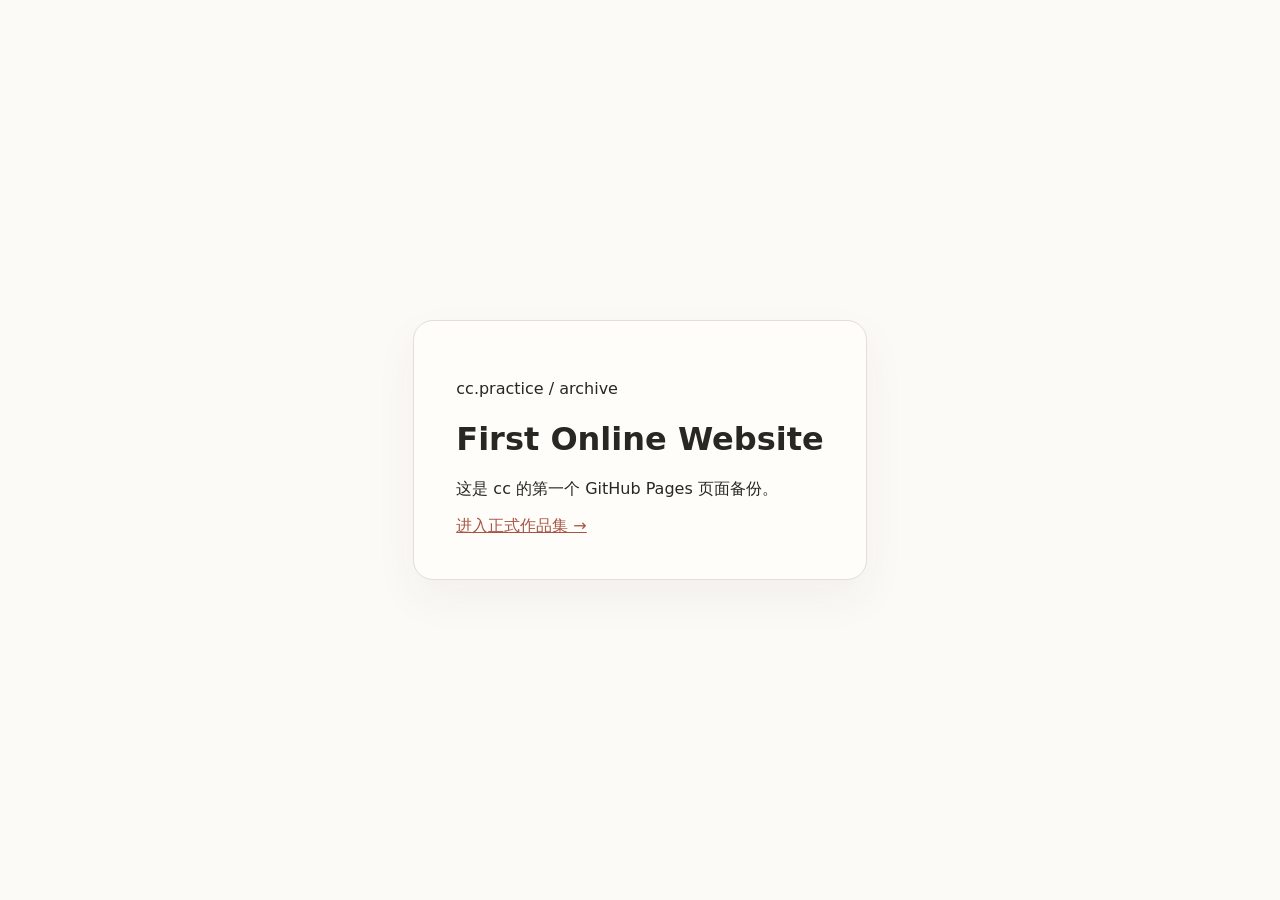
<file: practice.html>
<!doctype html><html lang="zh-CN"><head><meta charset="utf-8"><meta name="viewport" content="width=device-width,initial-scale=1"><title>cc.practice · First Online Website</title><meta name="description" content="cc 的第一个 GitHub Pages 上线练习页面备份。"><style>body{margin:0;display:grid;min-height:100vh;place-items:center;background:#fbfaf7;color:#282722;font:16px system-ui,"Microsoft YaHei",sans-serif}.card{max-width:520px;padding:42px;border:1px solid #e3dfd5;border-radius:20px;background:#fffdfa;box-shadow:0 18px 45px #3b35240d}a{color:#a85545}</style></head><body><main class="card"><p>cc.practice / archive</p><h1>First Online Website</h1><p>这是 cc 的第一个 GitHub Pages 页面备份。</p><a href="index.html">进入正式作品集 →</a></main></body></html>
</file>
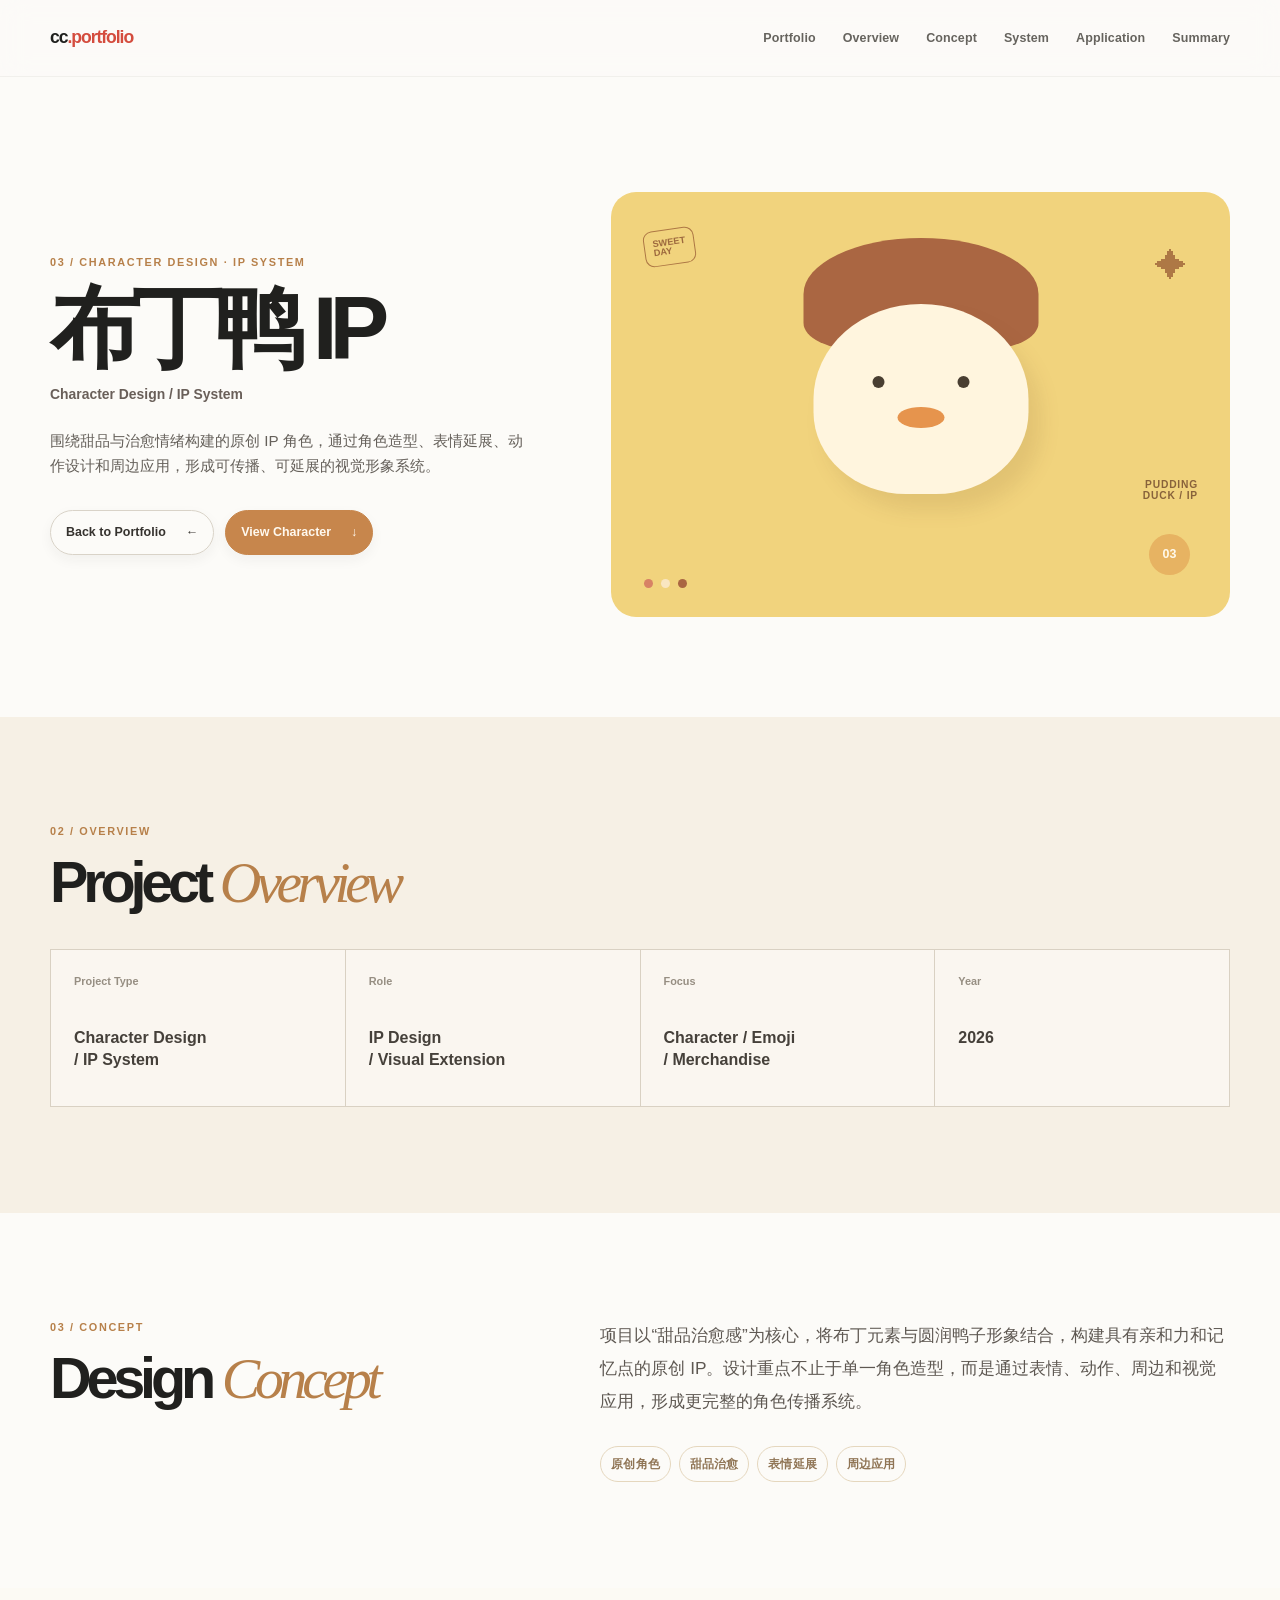
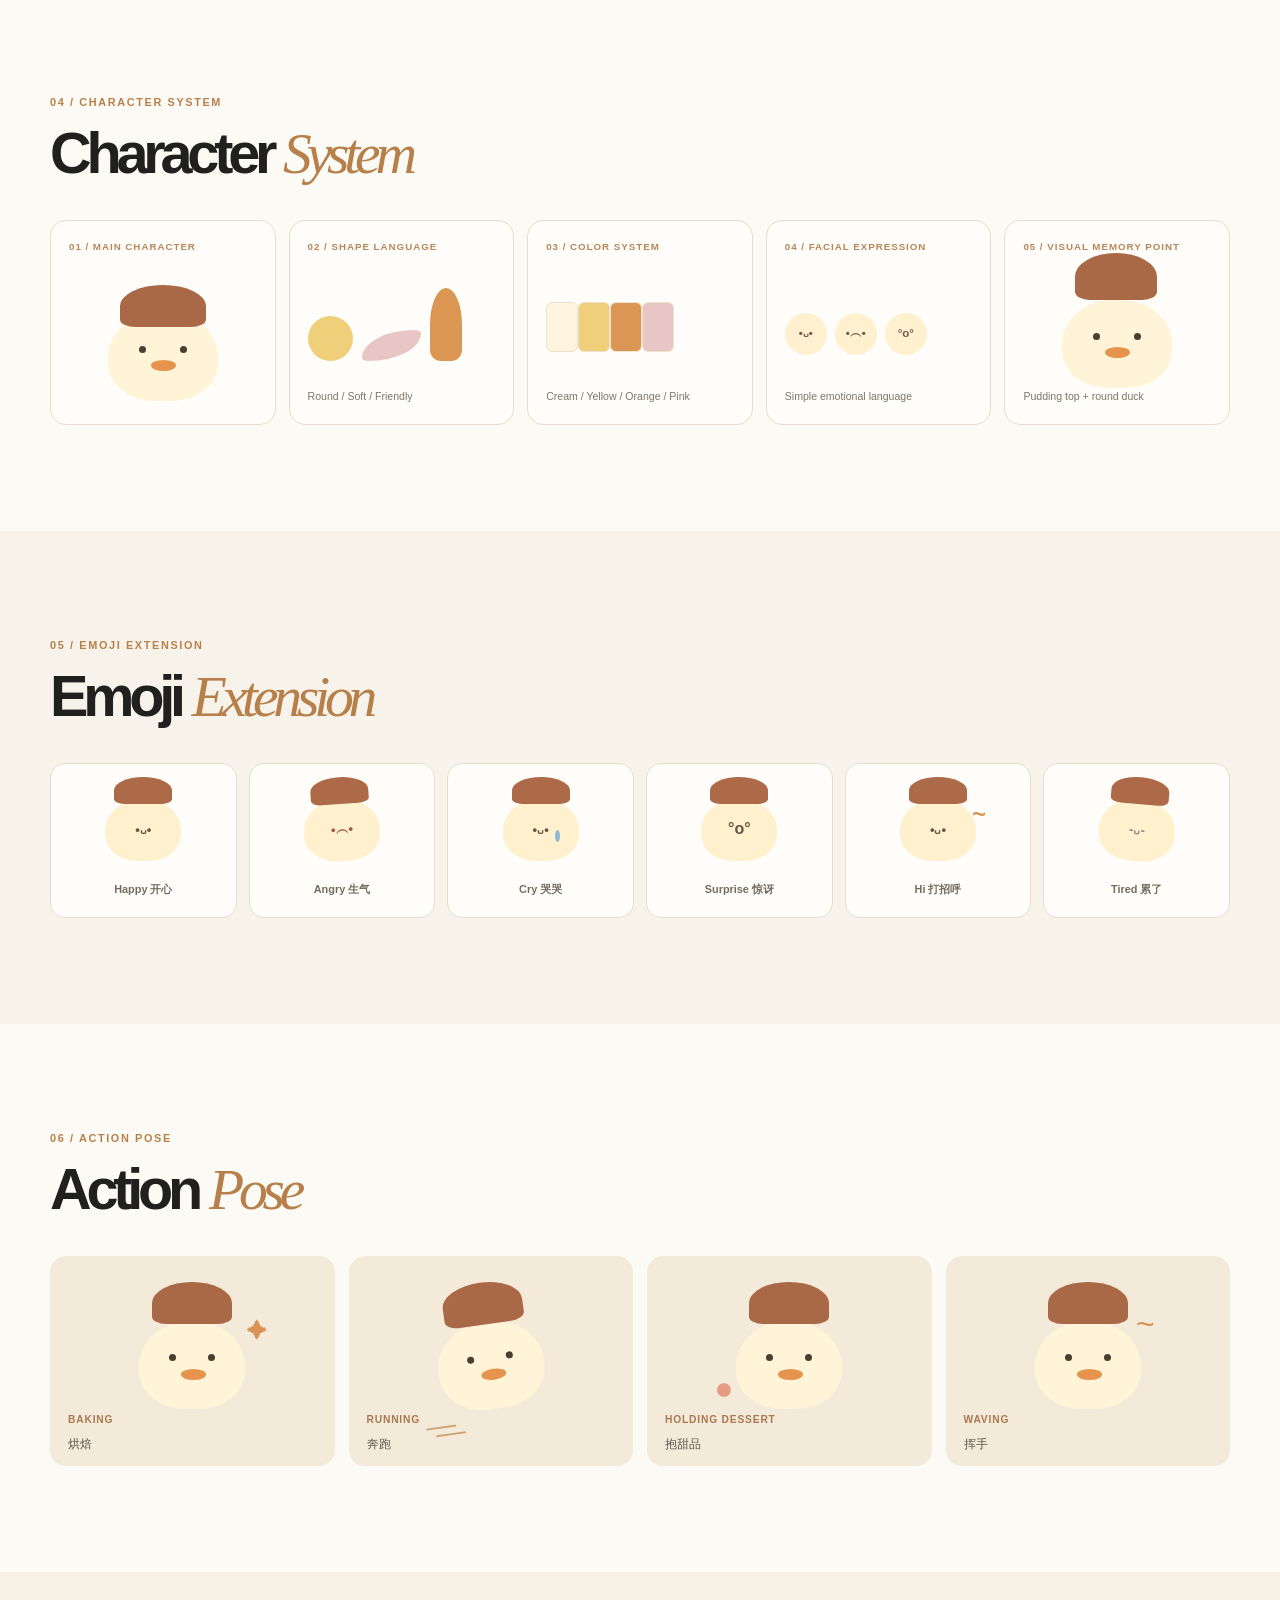
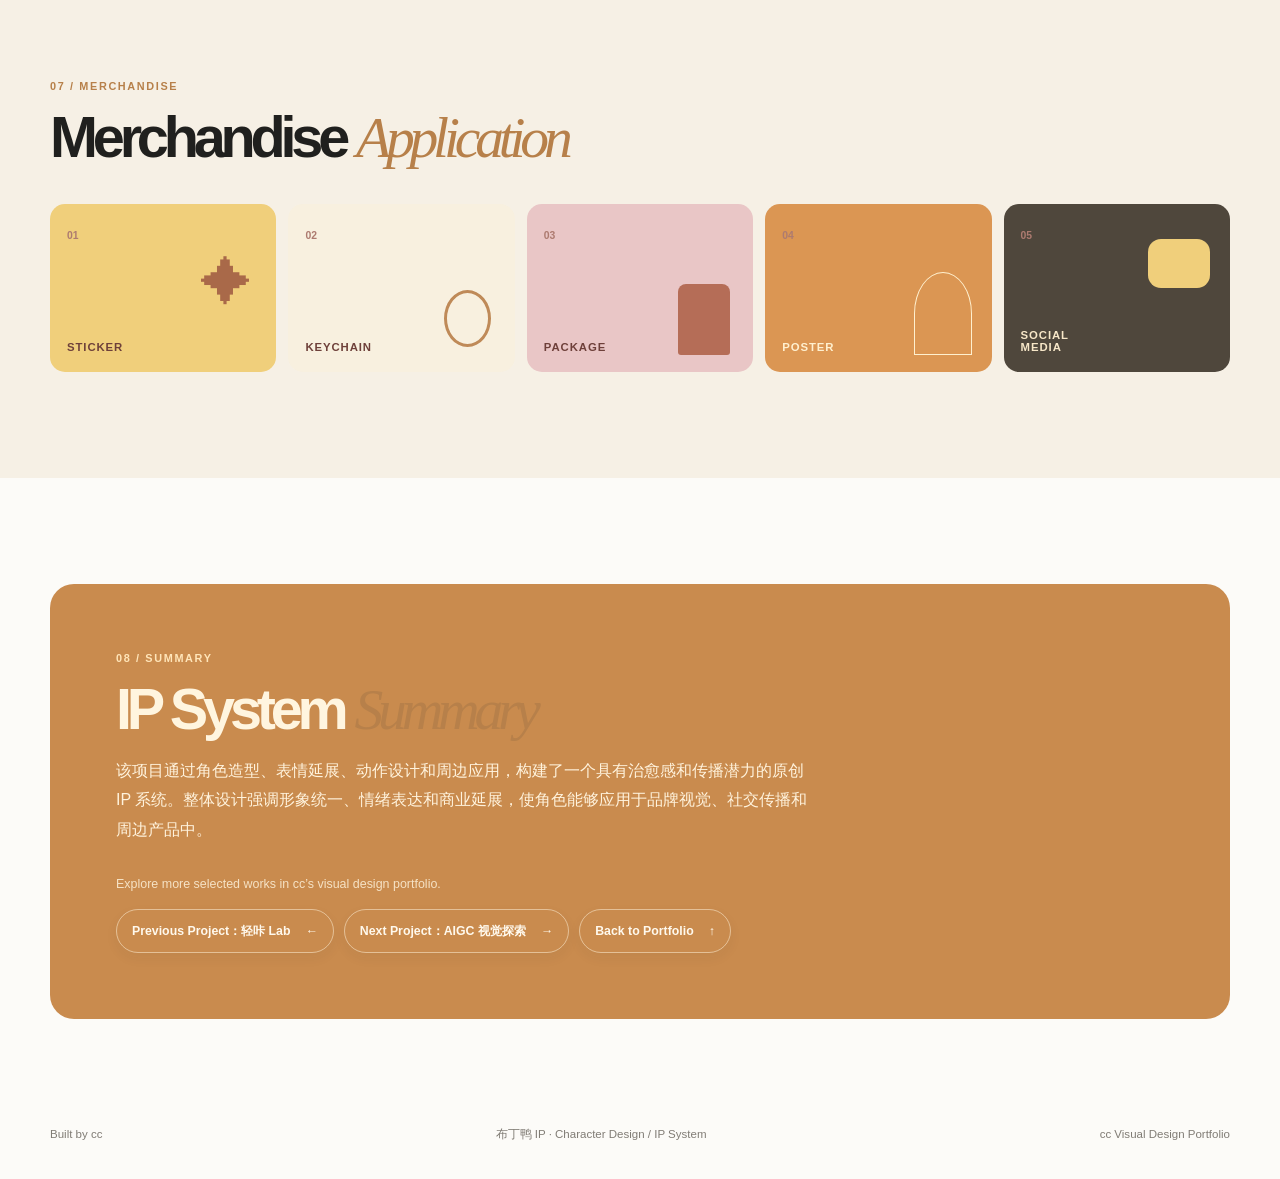
<file: puddingduck.html>
<!DOCTYPE html>
<html lang="zh-CN">
<head><meta charset="UTF-8"><meta name="viewport" content="width=device-width, initial-scale=1.0"><meta name="description" content="布丁鸭 IP 角色设计项目详情"><title>布丁鸭 IP · cc Portfolio</title><link rel="stylesheet" href="portfolio.css"><link rel="stylesheet" href="qinglaju.css"><link rel="stylesheet" href="puddingduck.css"></head>
<body class="project-detail-page duck-detail">
  <header class="portfolio-header"><nav class="portfolio-nav shell" aria-label="项目导航"><a class="portfolio-logo" href="index.html">cc<span>.portfolio</span></a><button class="portfolio-menu" type="button" aria-expanded="false" aria-controls="portfolio-links"><span></span><span></span><span></span><b class="visually-hidden">打开导航</b></button><div class="portfolio-links" id="portfolio-links"><a href="index.html">Portfolio</a><a href="#overview">Overview</a><a href="#concept">Concept</a><a href="#character">System</a><a href="#application">Application</a><a href="#summary">Summary</a></div></nav></header>
  <main>
    <section class="project-hero shell" aria-labelledby="project-title"><div class="project-hero-copy"><p class="portfolio-kicker">03 / CHARACTER DESIGN · IP SYSTEM</p><h1 id="project-title">布丁鸭 IP</h1><span>Character Design / IP System</span><p>围绕甜品与治愈情绪构建的原创 IP 角色，通过角色造型、表情延展、动作设计和周边应用，形成可传播、可延展的视觉形象系统。</p><div class="detail-actions"><a href="index.html">Back to Portfolio <b>←</b></a><a href="#character">View Character <b>↓</b></a></div></div><div class="duck-hero-art" aria-label="布丁鸭抽象视觉封面"><div class="hero-pudding"></div><div class="hero-duck"><i></i><i></i><b></b></div><span class="duck-sticker-one">SWEET<br>DAY</span><span class="duck-sticker-two">✦</span><span class="duck-sticker-three">03</span><div class="duck-dots"><i></i><i></i><i></i></div><span class="duck-small-label">PUDDING<br>DUCK / IP</span></div></section>
    <section class="detail-section overview-section" id="overview"><div class="shell"><div class="detail-heading reveal"><p class="portfolio-kicker">02 / OVERVIEW</p><h2>Project <em>Overview</em></h2></div><div class="overview-grid"><article class="reveal"><span>Project Type</span><b>Character Design<br>/ IP System</b></article><article class="reveal"><span>Role</span><b>IP Design<br>/ Visual Extension</b></article><article class="reveal"><span>Focus</span><b>Character / Emoji<br>/ Merchandise</b></article><article class="reveal"><span>Year</span><b>2026</b></article></div></div></section>
    <section class="detail-section shell concept-section" id="concept"><div class="concept-layout reveal"><div><p class="portfolio-kicker">03 / CONCEPT</p><h2>Design <em>Concept</em></h2></div><div><p class="concept-copy">项目以“甜品治愈感”为核心，将布丁元素与圆润鸭子形象结合，构建具有亲和力和记忆点的原创 IP。设计重点不止于单一角色造型，而是通过表情、动作、周边和视觉应用，形成更完整的角色传播系统。</p><div class="concept-tags"><span>原创角色</span><span>甜品治愈</span><span>表情延展</span><span>周边应用</span></div></div></div></section>
    <section class="detail-section character-section" id="character"><div class="shell"><div class="detail-heading reveal"><p class="portfolio-kicker">04 / CHARACTER SYSTEM</p><h2>Character <em>System</em></h2></div><div class="character-grid"><article class="character-card main-character reveal"><p>01 / MAIN CHARACTER</p><div class="mini-pudding"></div><div class="mini-duck"><i></i><i></i><b></b></div></article><article class="character-card shape-language reveal"><p>02 / SHAPE LANGUAGE</p><div><i></i><i></i><i></i></div><span>Round / Soft / Friendly</span></article><article class="character-card duck-color reveal"><p>03 / COLOR SYSTEM</p><div><i></i><i></i><i></i><i></i></div><span>Cream / Yellow / Orange / Pink</span></article><article class="character-card face-expression reveal"><p>04 / FACIAL EXPRESSION</p><div><b>•ᴗ•</b><b>•︵•</b><b>°o°</b></div><span>Simple emotional language</span></article><article class="character-card memory-point reveal"><p>05 / VISUAL MEMORY POINT</p><div class="memory-duck"><i></i><i></i><b></b></div><span>Pudding top + round duck</span></article></div></div></section>
    <section class="detail-section emoji-section" id="emoji"><div class="shell"><div class="detail-heading reveal"><p class="portfolio-kicker">05 / EMOJI EXTENSION</p><h2>Emoji <em>Extension</em></h2></div><div class="emoji-grid"><article class="emoji-card reveal"><div class="emoji-duck happy">•ᴗ•</div><span>Happy 开心</span></article><article class="emoji-card reveal"><div class="emoji-duck angry">•︵•</div><span>Angry 生气</span></article><article class="emoji-card reveal"><div class="emoji-duck cry">•ᴗ•</div><span>Cry 哭哭</span></article><article class="emoji-card reveal"><div class="emoji-duck surprise">°o°</div><span>Surprise 惊讶</span></article><article class="emoji-card reveal"><div class="emoji-duck hi">•ᴗ•</div><span>Hi 打招呼</span></article><article class="emoji-card reveal"><div class="emoji-duck tired">-ᴗ-</div><span>Tired 累了</span></article></div></div></section>
    <section class="detail-section pose-section"><div class="shell"><div class="detail-heading reveal"><p class="portfolio-kicker">06 / ACTION POSE</p><h2>Action <em>Pose</em></h2></div><div class="pose-grid"><article class="pose-card baking reveal"><div class="pose-duck"><i></i><i></i><b></b></div><span>BAKING</span><p>烘焙</p></article><article class="pose-card running reveal"><div class="pose-duck"><i></i><i></i><b></b></div><span>RUNNING</span><p>奔跑</p></article><article class="pose-card dessert reveal"><div class="pose-duck"><i></i><i></i><b></b></div><span>HOLDING DESSERT</span><p>抱甜品</p></article><article class="pose-card waving reveal"><div class="pose-duck"><i></i><i></i><b></b></div><span>WAVING</span><p>挥手</p></article></div></div></section>
    <section class="detail-section extension-section" id="application"><div class="shell"><div class="detail-heading reveal"><p class="portfolio-kicker">07 / MERCHANDISE</p><h2>Merchandise <em>Application</em></h2></div><div class="extension-grid"><article class="extension-card duck-app-sticker reveal"><span>01</span><b>STICKER</b><i>✦</i></article><article class="extension-card duck-app-keychain reveal"><span>02</span><b>KEYCHAIN</b><i></i></article><article class="extension-card duck-app-package reveal"><span>03</span><b>PACKAGE</b><i></i></article><article class="extension-card duck-app-poster reveal"><span>04</span><b>POSTER</b><i></i></article><article class="extension-card duck-app-social reveal"><span>05</span><b>SOCIAL<br>MEDIA</b><i></i></article></div></div></section>
    <section class="summary-section" id="summary"><div class="shell summary-card reveal"><p class="portfolio-kicker">08 / SUMMARY</p><h2>IP System <em>Summary</em></h2><p>该项目通过角色造型、表情延展、动作设计和周边应用，构建了一个具有治愈感和传播潜力的原创 IP 系统。整体设计强调形象统一、情绪表达和商业延展，使角色能够应用于品牌视觉、社交传播和周边产品中。</p><div class="project-page-links"><a href="qingkalab.html">Previous Project：轻咔 Lab <span>←</span></a><a href="aigc.html">Next Project：AIGC 视觉探索 <span>→</span></a><a href="index.html">Back to Portfolio <span>↑</span></a></div></div></section>
  </main>
  <footer class="portfolio-footer shell"><p>Built by cc</p><p>布丁鸭 IP · Character Design / IP System</p><p>cc Visual Design Portfolio</p></footer><script src="portfolio.js"></script>
</body>
</html>
</file>
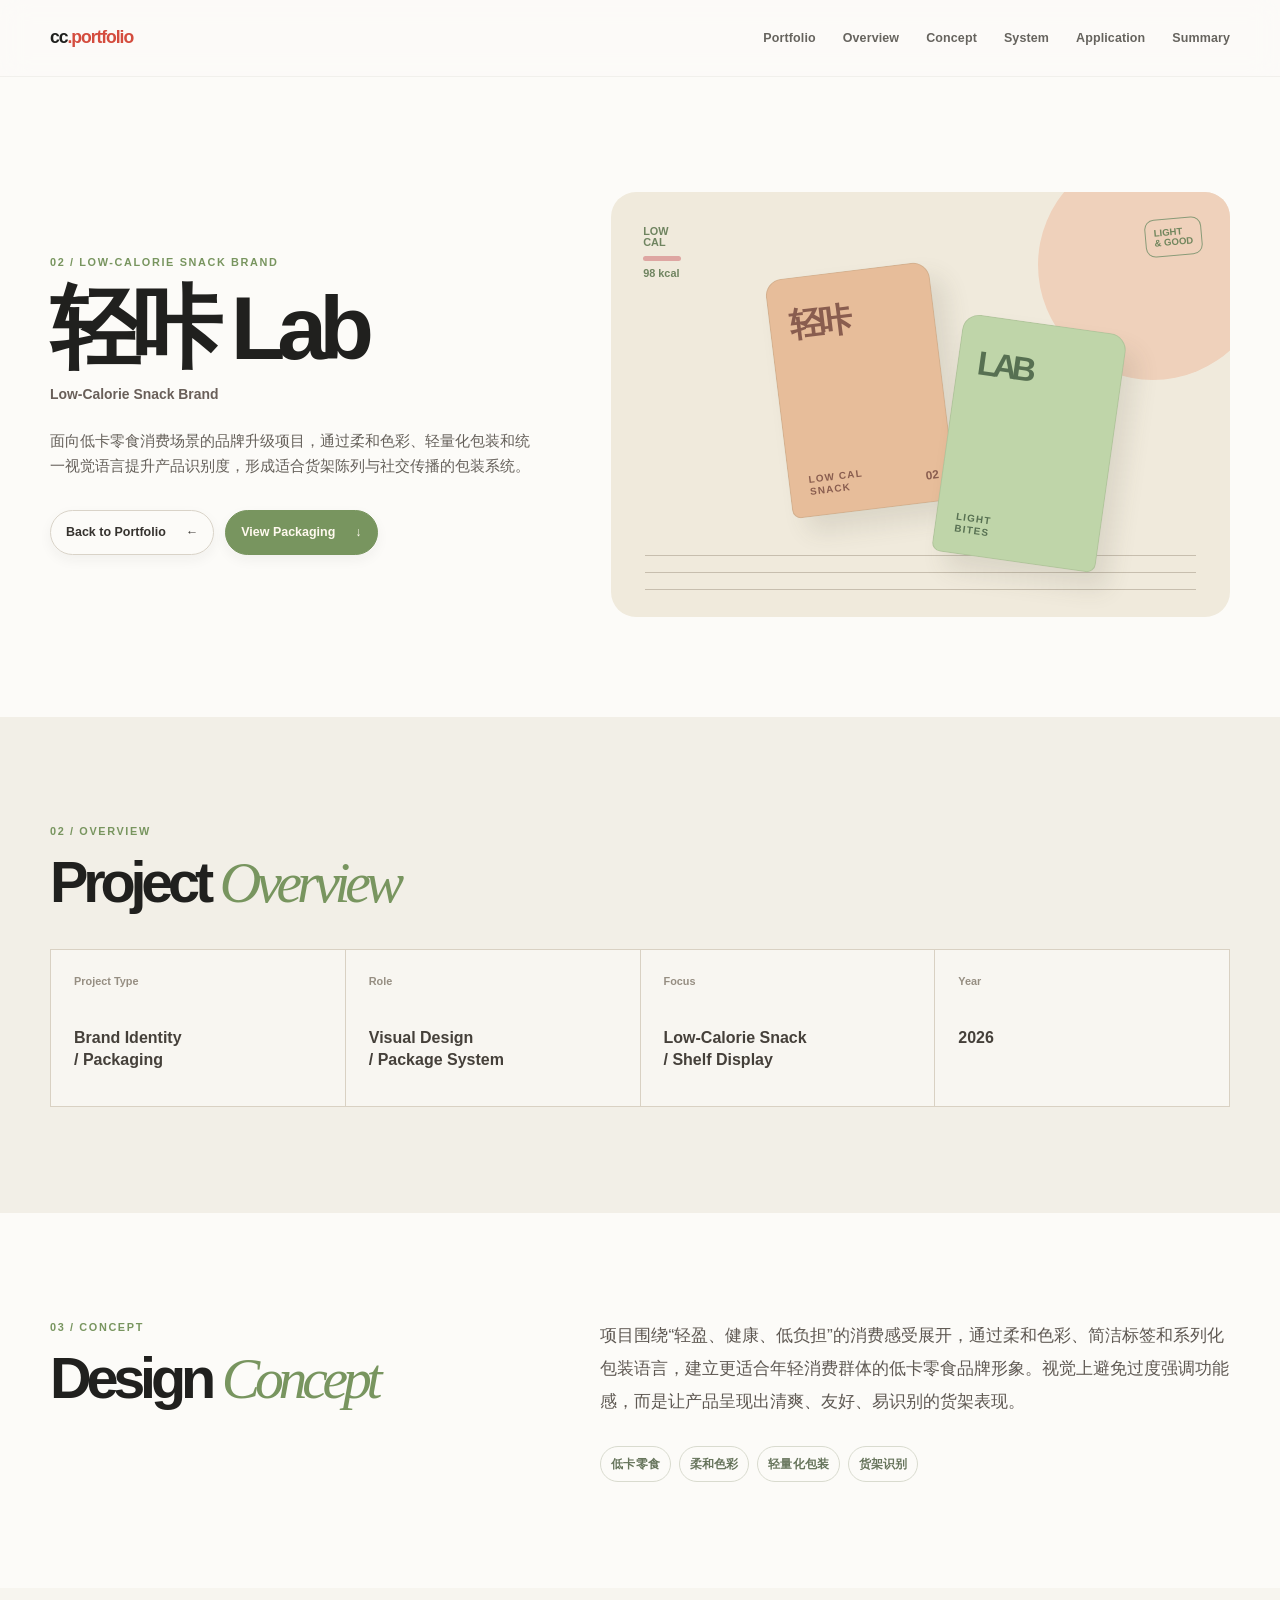
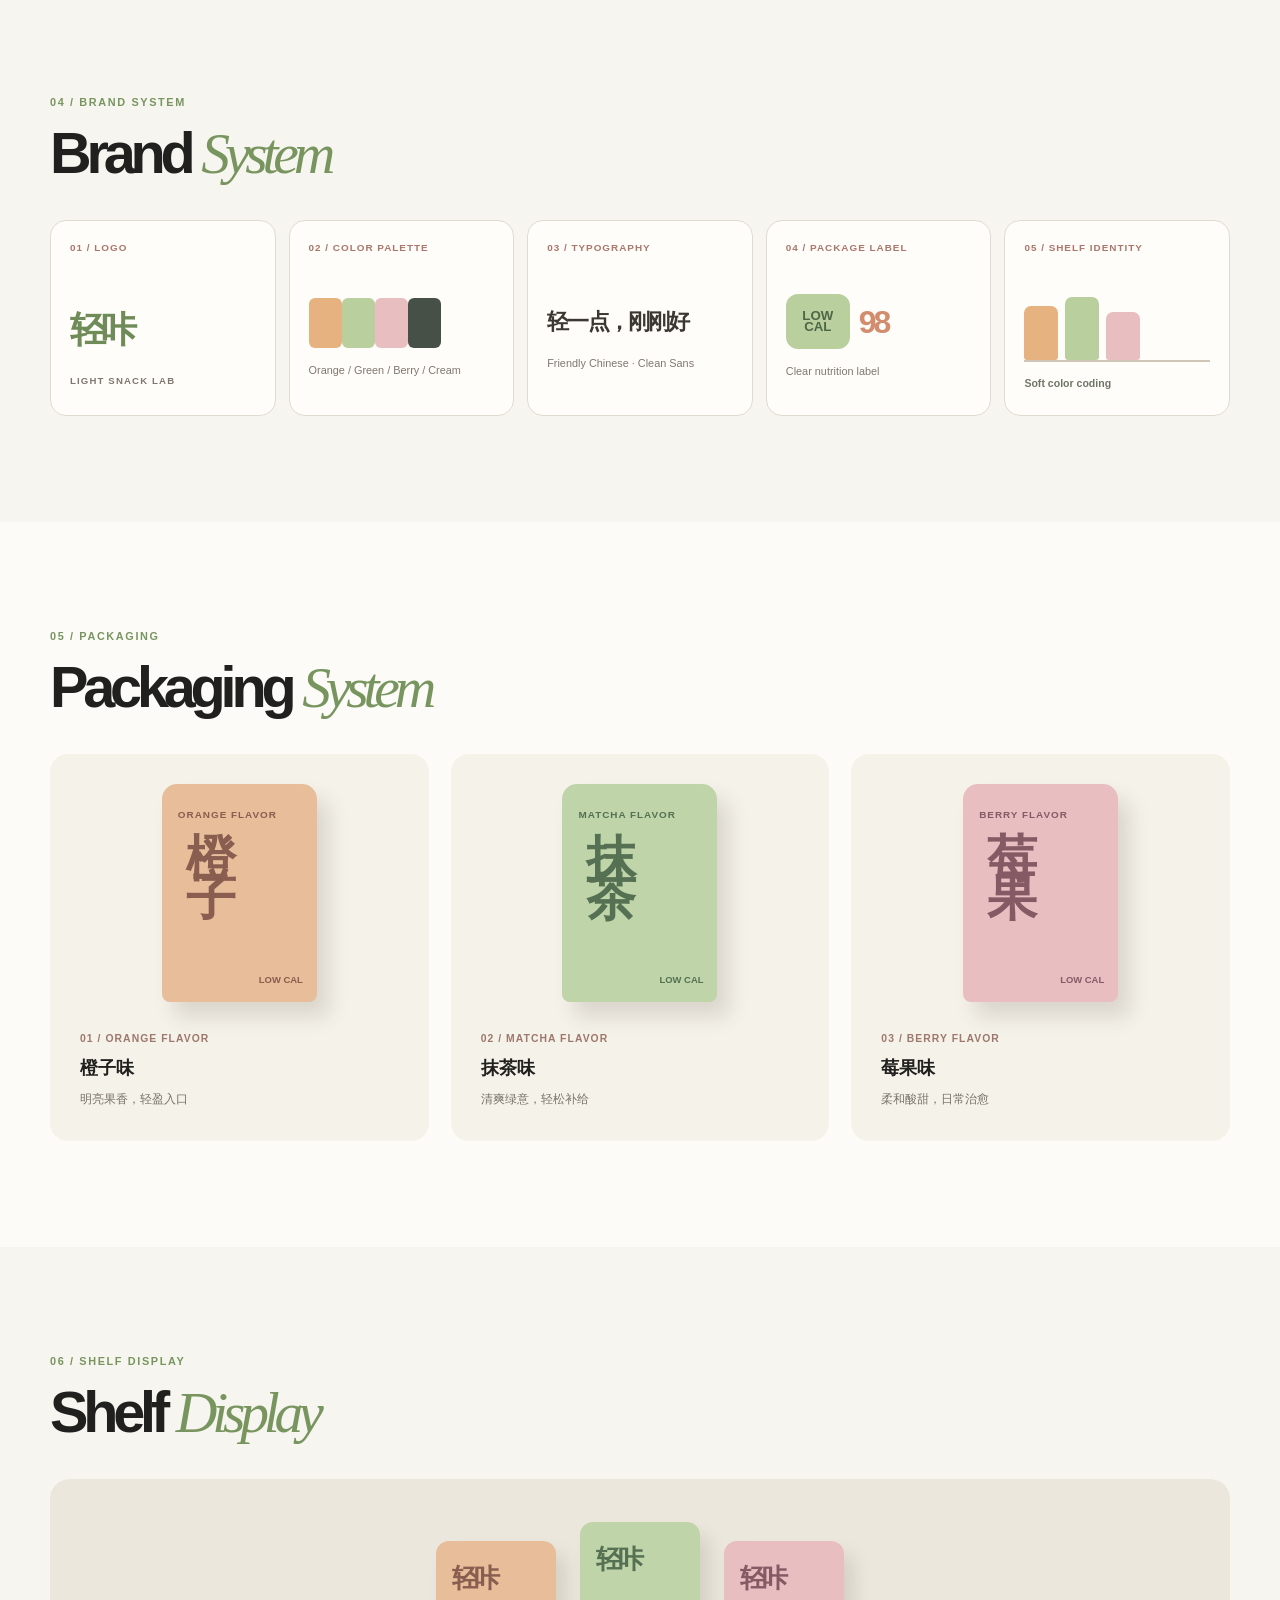
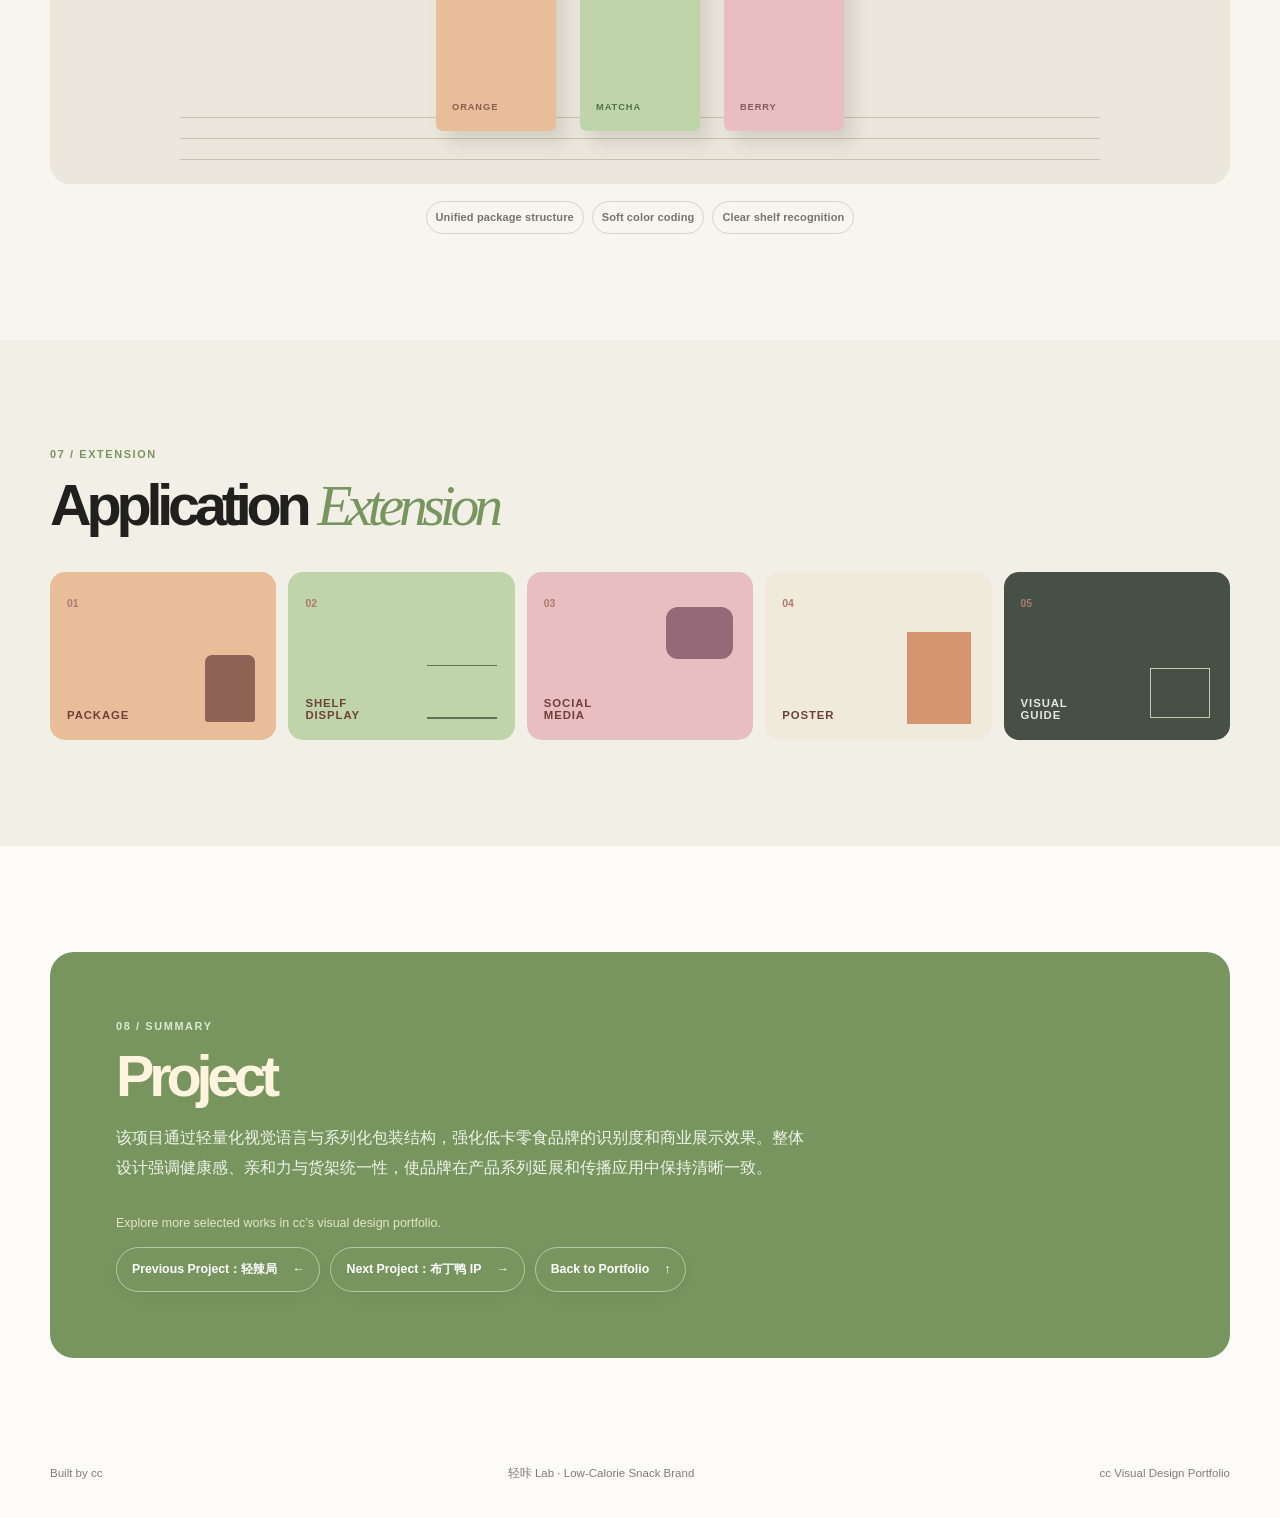
<file: qingkalab.html>
<!DOCTYPE html>
<html lang="zh-CN">
<head>
  <meta charset="UTF-8">
  <meta name="viewport" content="width=device-width, initial-scale=1.0">
  <meta name="description" content="轻咔 Lab 低卡零食品牌视觉升级项目详情">
  <title>轻咔 Lab · cc Portfolio</title>
  <link rel="stylesheet" href="portfolio.css">
  <link rel="stylesheet" href="qinglaju.css">
  <link rel="stylesheet" href="qingkalab.css">
</head>
<body class="project-detail-page lab-detail">
  <header class="portfolio-header"><nav class="portfolio-nav shell" aria-label="项目导航"><a class="portfolio-logo" href="index.html">cc<span>.portfolio</span></a><button class="portfolio-menu" type="button" aria-expanded="false" aria-controls="portfolio-links"><span></span><span></span><span></span><b class="visually-hidden">打开导航</b></button><div class="portfolio-links" id="portfolio-links"><a href="index.html">Portfolio</a><a href="#overview">Overview</a><a href="#concept">Concept</a><a href="#system">System</a><a href="#application">Application</a><a href="#summary">Summary</a></div></nav></header>
  <main>
    <section class="project-hero shell" aria-labelledby="project-title"><div class="project-hero-copy"><p class="portfolio-kicker">02 / LOW-CALORIE SNACK BRAND</p><h1 id="project-title">轻咔 Lab</h1><span>Low-Calorie Snack Brand</span><p>面向低卡零食消费场景的品牌升级项目，通过柔和色彩、轻量化包装和统一视觉语言提升产品识别度，形成适合货架陈列与社交传播的包装系统。</p><div class="detail-actions"><a href="index.html">Back to Portfolio <b>←</b></a><a href="#packaging">View Packaging <b>↓</b></a></div></div><div class="lab-hero-art" aria-label="轻咔 Lab 抽象视觉封面"><div class="lab-sun"></div><div class="lab-pack lab-pack-orange"><b>轻咔</b><span>LOW CAL<br>SNACK</span><i>02</i></div><div class="lab-pack lab-pack-green"><b>LAB</b><span>LIGHT<br>BITES</span></div><div class="hero-nutrition">LOW<br>CAL<br><i></i> 98 kcal</div><div class="hero-shelf"><i></i><i></i><i></i></div><div class="lab-stamp">LIGHT<br>&amp; GOOD</div></div></section>
    <section class="detail-section overview-section" id="overview"><div class="shell"><div class="detail-heading reveal"><p class="portfolio-kicker">02 / OVERVIEW</p><h2>Project <em>Overview</em></h2></div><div class="overview-grid"><article class="reveal"><span>Project Type</span><b>Brand Identity<br>/ Packaging</b></article><article class="reveal"><span>Role</span><b>Visual Design<br>/ Package System</b></article><article class="reveal"><span>Focus</span><b>Low-Calorie Snack<br>/ Shelf Display</b></article><article class="reveal"><span>Year</span><b>2026</b></article></div></div></section>
    <section class="detail-section shell concept-section" id="concept"><div class="concept-layout reveal"><div><p class="portfolio-kicker">03 / CONCEPT</p><h2>Design <em>Concept</em></h2></div><div><p class="concept-copy">项目围绕“轻盈、健康、低负担”的消费感受展开，通过柔和色彩、简洁标签和系列化包装语言，建立更适合年轻消费群体的低卡零食品牌形象。视觉上避免过度强调功能感，而是让产品呈现出清爽、友好、易识别的货架表现。</p><div class="concept-tags"><span>低卡零食</span><span>柔和色彩</span><span>轻量化包装</span><span>货架识别</span></div></div></div></section>
    <section class="detail-section system-section" id="system"><div class="shell"><div class="detail-heading reveal"><p class="portfolio-kicker">04 / BRAND SYSTEM</p><h2>Brand <em>System</em></h2></div><div class="system-grid"><article class="system-card logo-card reveal"><p>01 / LOGO</p><b>轻咔</b><span>LIGHT SNACK LAB</span></article><article class="system-card colors-card reveal"><p>02 / COLOR PALETTE</p><div><i></i><i></i><i></i><i></i></div><span>Orange / Green / Berry / Cream</span></article><article class="system-card type-card reveal"><p>03 / TYPOGRAPHY</p><b>轻一点，刚刚好</b><span>Friendly Chinese · Clean Sans</span></article><article class="system-card label-card reveal"><p>04 / PACKAGE LABEL</p><div><b>LOW<br>CAL</b><i>98</i></div><span>Clear nutrition label</span></article><article class="system-card shelf-card reveal"><p>05 / SHELF IDENTITY</p><div><i></i><i></i><i></i></div><b>Soft color coding</b></article></div></div></section>
    <section class="detail-section packaging-section" id="packaging"><div class="shell"><div class="detail-heading reveal"><p class="portfolio-kicker">05 / PACKAGING</p><h2>Packaging <em>System</em></h2></div><div class="package-series"><article class="package-show flavor-orange reveal"><div class="pack-box"><span>ORANGE FLAVOR</span><b>橙<br>子</b><i>LOW CAL</i></div><div><p>01 / ORANGE FLAVOR</p><h3>橙子味</h3><span>明亮果香，轻盈入口</span></div></article><article class="package-show flavor-matcha reveal"><div class="pack-box"><span>MATCHA FLAVOR</span><b>抹<br>茶</b><i>LOW CAL</i></div><div><p>02 / MATCHA FLAVOR</p><h3>抹茶味</h3><span>清爽绿意，轻松补给</span></div></article><article class="package-show flavor-berry reveal"><div class="pack-box"><span>BERRY FLAVOR</span><b>莓<br>果</b><i>LOW CAL</i></div><div><p>03 / BERRY FLAVOR</p><h3>莓果味</h3><span>柔和酸甜，日常治愈</span></div></article></div></div></section>
    <section class="detail-section shelf-section"><div class="shell"><div class="detail-heading reveal"><p class="portfolio-kicker">06 / SHELF DISPLAY</p><h2>Shelf <em>Display</em></h2></div><div class="shelf-scene reveal"><div class="shelf-pack orange"><b>轻咔</b><span>ORANGE</span></div><div class="shelf-pack matcha"><b>轻咔</b><span>MATCHA</span></div><div class="shelf-pack berry"><b>轻咔</b><span>BERRY</span></div><div class="shelf-scene-lines"><i></i><i></i><i></i></div></div><div class="shelf-notes"><span>Unified package structure</span><span>Soft color coding</span><span>Clear shelf recognition</span></div></div></section>
    <section class="detail-section extension-section" id="application"><div class="shell"><div class="detail-heading reveal"><p class="portfolio-kicker">07 / EXTENSION</p><h2>Application <em>Extension</em></h2></div><div class="extension-grid"><article class="extension-card lab-app-package reveal"><span>01</span><b>PACKAGE</b><i></i></article><article class="extension-card lab-app-shelf reveal"><span>02</span><b>SHELF<br>DISPLAY</b><i></i></article><article class="extension-card lab-app-social reveal"><span>03</span><b>SOCIAL<br>MEDIA</b><i></i></article><article class="extension-card lab-app-poster reveal"><span>04</span><b>POSTER</b><i></i></article><article class="extension-card lab-app-guide reveal"><span>05</span><b>VISUAL<br>GUIDE</b><i></i></article></div></div></section>
    <section class="summary-section" id="summary"><div class="shell summary-card reveal"><p class="portfolio-kicker">08 / SUMMARY</p><h2>Project <em>Summary</em></h2><p>该项目通过轻量化视觉语言与系列化包装结构，强化低卡零食品牌的识别度和商业展示效果。整体设计强调健康感、亲和力与货架统一性，使品牌在产品系列延展和传播应用中保持清晰一致。</p><div class="project-page-links"><a href="qinglaju.html">Previous Project：轻辣局 <span>←</span></a><a href="puddingduck.html">Next Project：布丁鸭 IP <span>→</span></a><a href="index.html">Back to Portfolio <span>↑</span></a></div></div></section>
  </main>
  <footer class="portfolio-footer shell"><p>Built by cc</p><p>轻咔 Lab · Low-Calorie Snack Brand</p><p>cc Visual Design Portfolio</p></footer>
  <script src="portfolio.js"></script>
</body>
</html>
</file>
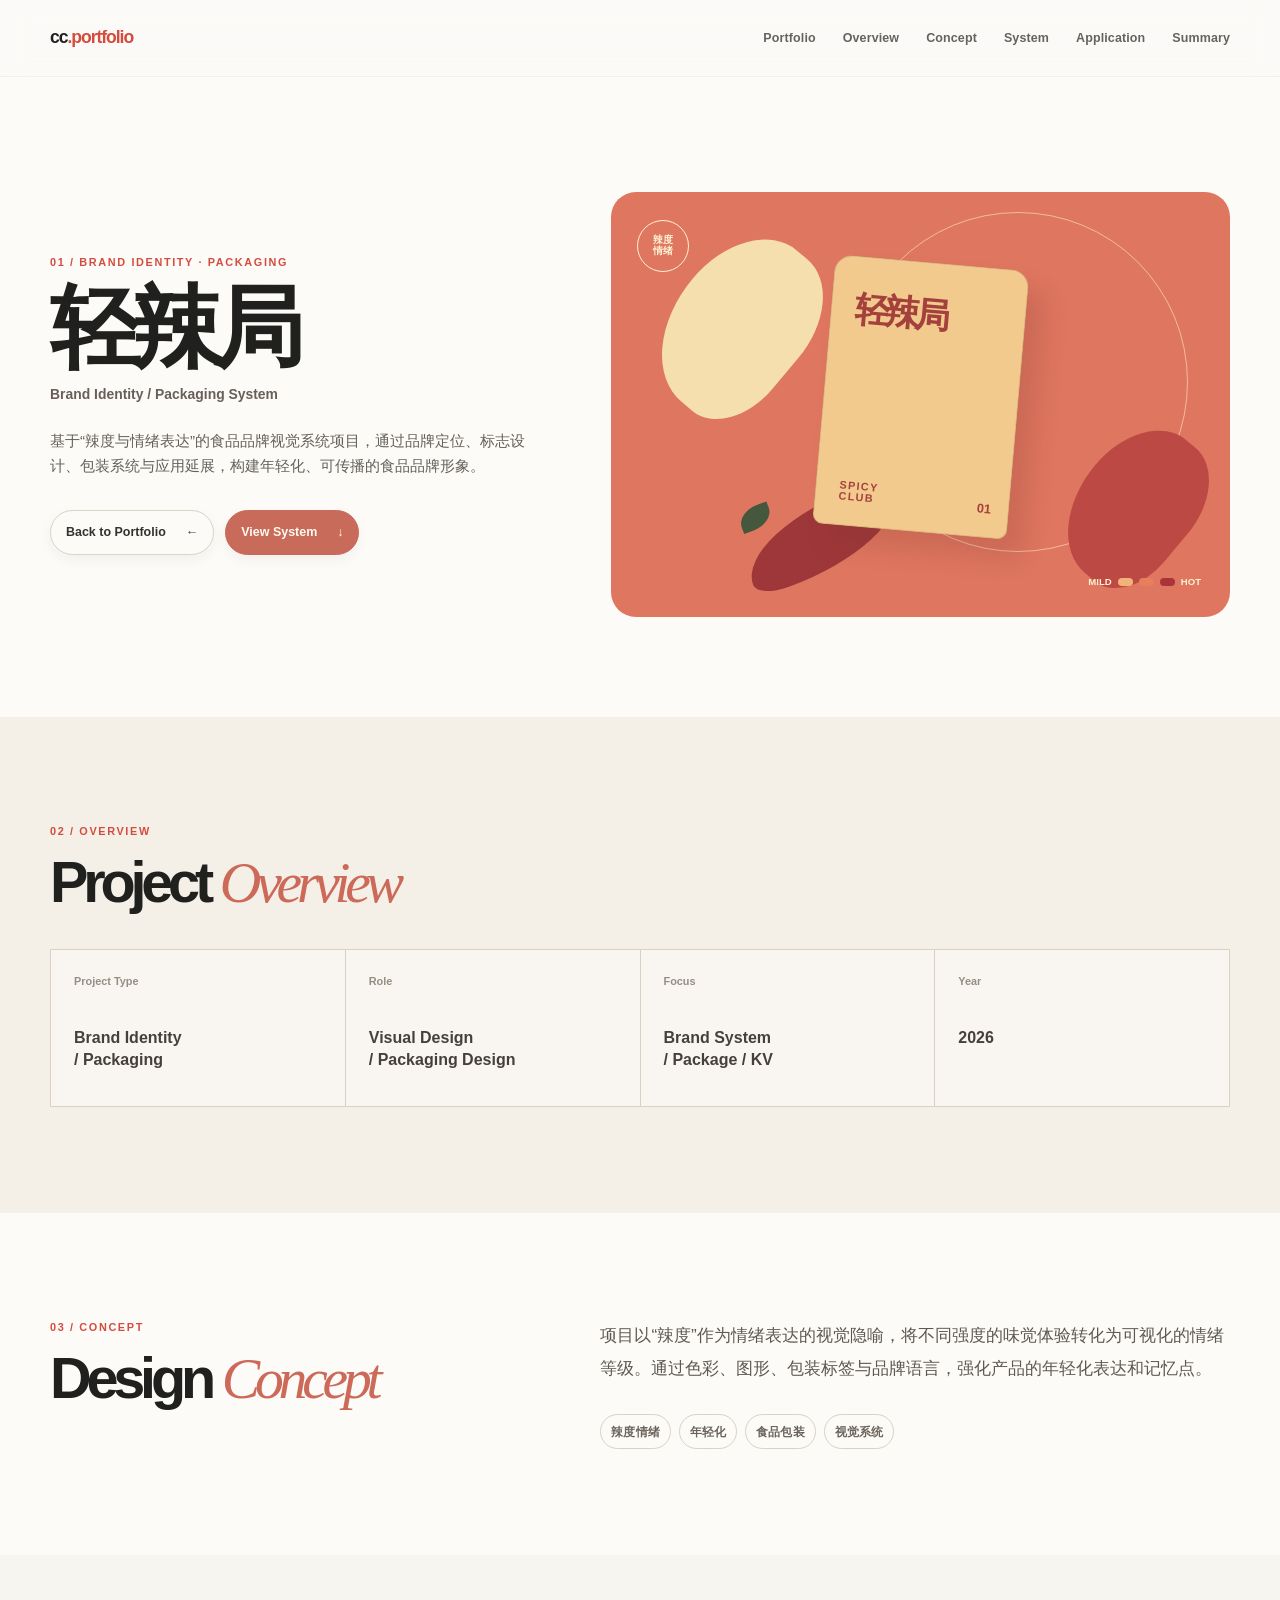
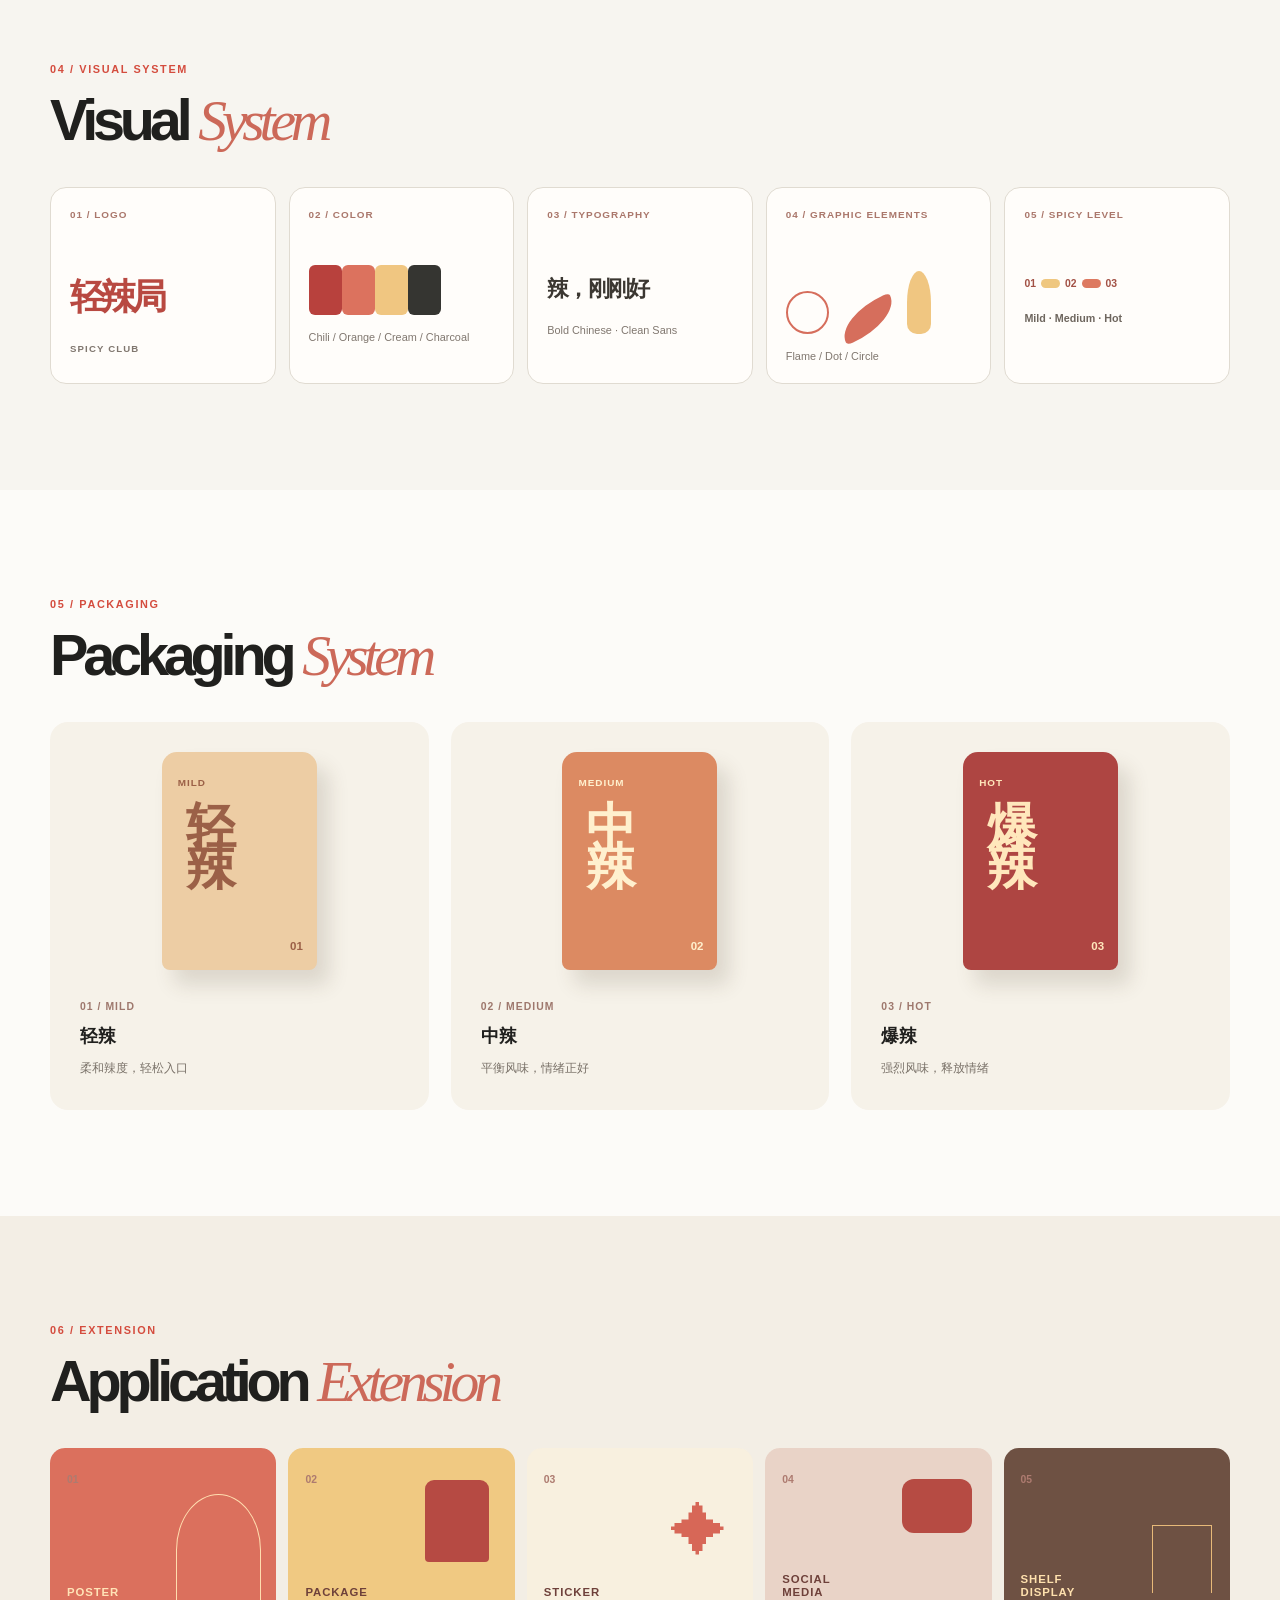
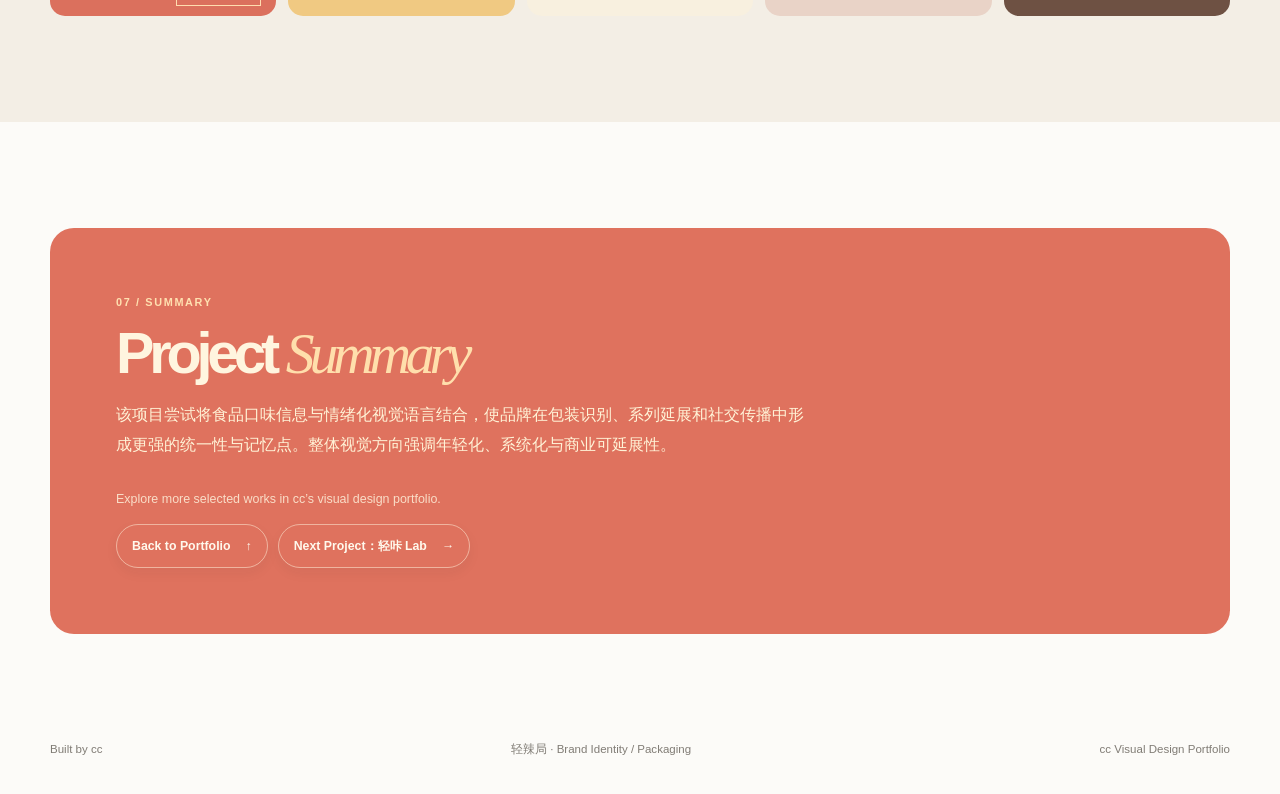
<file: qinglaju.html>
<!DOCTYPE html>
<html lang="zh-CN">
<head>
  <meta charset="UTF-8">
  <meta name="viewport" content="width=device-width, initial-scale=1.0">
  <meta name="description" content="轻辣局品牌视觉与包装系统项目详情">
  <title>轻辣局 · cc Portfolio</title>
  <link rel="stylesheet" href="portfolio.css">
  <link rel="stylesheet" href="qinglaju.css">
</head>
<body class="project-detail-page">
  <header class="portfolio-header">
    <nav class="portfolio-nav shell" aria-label="项目导航">
      <a class="portfolio-logo" href="index.html">cc<span>.portfolio</span></a>
      <button class="portfolio-menu" type="button" aria-expanded="false" aria-controls="portfolio-links"><span></span><span></span><span></span><b class="visually-hidden">打开导航</b></button>
      <div class="portfolio-links" id="portfolio-links">
        <a href="index.html">Portfolio</a><a href="#overview">Overview</a><a href="#concept">Concept</a><a href="#system">System</a><a href="#application">Application</a><a href="#summary">Summary</a>
      </div>
    </nav>
  </header>

  <main>
    <section class="project-hero shell" aria-labelledby="project-title">
      <div class="project-hero-copy"><p class="portfolio-kicker">01 / BRAND IDENTITY · PACKAGING</p><h1 id="project-title">轻辣局</h1><span>Brand Identity / Packaging System</span><p>基于“辣度与情绪表达”的食品品牌视觉系统项目，通过品牌定位、标志设计、包装系统与应用延展，构建年轻化、可传播的食品品牌形象。</p><div class="detail-actions"><a href="index.html">Back to Portfolio <b>←</b></a><a href="#system">View System <b>↓</b></a></div></div>
      <div class="hero-package-art" aria-label="轻辣局项目抽象视觉封面"><div class="hero-ring"></div><div class="hero-package"><b>轻辣局</b><span>SPICY<br>CLUB</span><i>01</i></div><div class="hero-flame flame-a"></div><div class="hero-flame flame-b"></div><div class="hero-chili"></div><div class="hero-heat"><span>MILD</span><i></i><i></i><i></i><b>HOT</b></div><div class="hero-stamp">辣度<br>情绪</div></div>
    </section>

    <section class="detail-section overview-section" id="overview"><div class="shell"><div class="detail-heading reveal"><p class="portfolio-kicker">02 / OVERVIEW</p><h2>Project <em>Overview</em></h2></div><div class="overview-grid"><article class="reveal"><span>Project Type</span><b>Brand Identity<br>/ Packaging</b></article><article class="reveal"><span>Role</span><b>Visual Design<br>/ Packaging Design</b></article><article class="reveal"><span>Focus</span><b>Brand System<br>/ Package / KV</b></article><article class="reveal"><span>Year</span><b>2026</b></article></div></div></section>

    <section class="detail-section shell concept-section" id="concept"><div class="concept-layout reveal"><div><p class="portfolio-kicker">03 / CONCEPT</p><h2>Design <em>Concept</em></h2></div><div><p class="concept-copy">项目以“辣度”作为情绪表达的视觉隐喻，将不同强度的味觉体验转化为可视化的情绪等级。通过色彩、图形、包装标签与品牌语言，强化产品的年轻化表达和记忆点。</p><div class="concept-tags"><span>辣度情绪</span><span>年轻化</span><span>食品包装</span><span>视觉系统</span></div></div></div></section>

    <section class="detail-section system-section" id="system"><div class="shell"><div class="detail-heading reveal"><p class="portfolio-kicker">04 / VISUAL SYSTEM</p><h2>Visual <em>System</em></h2></div><div class="system-grid"><article class="system-card logo-card reveal"><p>01 / LOGO</p><b>轻辣局</b><span>SPICY CLUB</span></article><article class="system-card colors-card reveal"><p>02 / COLOR</p><div><i></i><i></i><i></i><i></i></div><span>Chili / Orange / Cream / Charcoal</span></article><article class="system-card type-card reveal"><p>03 / TYPOGRAPHY</p><b>辣，刚刚好</b><span>Bold Chinese · Clean Sans</span></article><article class="system-card graphic-card reveal"><p>04 / GRAPHIC ELEMENTS</p><div><i></i><i></i><i></i></div><span>Flame / Dot / Circle</span></article><article class="system-card level-card reveal"><p>05 / SPICY LEVEL</p><div><span>01</span><i></i><span>02</span><i></i><span>03</span></div><b>Mild · Medium · Hot</b></article></div></div></section>

    <section class="detail-section packaging-section" id="packaging"><div class="shell"><div class="detail-heading reveal"><p class="portfolio-kicker">05 / PACKAGING</p><h2>Packaging <em>System</em></h2></div><div class="package-series"><article class="package-show mild reveal"><div class="pack-box"><span>MILD</span><b>轻<br>辣</b><i>01</i></div><div><p>01 / MILD</p><h3>轻辣</h3><span>柔和辣度，轻松入口</span></div></article><article class="package-show medium reveal"><div class="pack-box"><span>MEDIUM</span><b>中<br>辣</b><i>02</i></div><div><p>02 / MEDIUM</p><h3>中辣</h3><span>平衡风味，情绪正好</span></div></article><article class="package-show hot reveal"><div class="pack-box"><span>HOT</span><b>爆<br>辣</b><i>03</i></div><div><p>03 / HOT</p><h3>爆辣</h3><span>强烈风味，释放情绪</span></div></article></div></div></section>

    <section class="detail-section extension-section" id="application"><div class="shell"><div class="detail-heading reveal"><p class="portfolio-kicker">06 / EXTENSION</p><h2>Application <em>Extension</em></h2></div><div class="extension-grid"><article class="extension-card poster-app reveal"><span>01</span><b>POSTER</b><i></i></article><article class="extension-card package-app reveal"><span>02</span><b>PACKAGE</b><i></i></article><article class="extension-card sticker-app reveal"><span>03</span><b>STICKER</b><i>✦</i></article><article class="extension-card social-app reveal"><span>04</span><b>SOCIAL<br>MEDIA</b><i></i></article><article class="extension-card shelf-app reveal"><span>05</span><b>SHELF<br>DISPLAY</b><i></i></article></div></div></section>

    <section class="summary-section" id="summary"><div class="shell summary-card reveal"><p class="portfolio-kicker">07 / SUMMARY</p><h2>Project <em>Summary</em></h2><p>该项目尝试将食品口味信息与情绪化视觉语言结合，使品牌在包装识别、系列延展和社交传播中形成更强的统一性与记忆点。整体视觉方向强调年轻化、系统化与商业可延展性。</p><div class="project-page-links"><a href="index.html">Back to Portfolio <span>↑</span></a><a href="qingkalab.html">Next Project：轻咔 Lab <span>→</span></a></div></div></section>
  </main>

  <footer class="portfolio-footer shell"><p>Built by cc</p><p>轻辣局 · Brand Identity / Packaging</p><p>cc Visual Design Portfolio</p></footer>
  <script src="portfolio.js"></script>
</body>
</html>
</file>
<file: portfolio.css>
/* cc portfolio：独立样式，不影响首页练习项目 */
:root { --ink:#20201e; --muted:#77746f; --accent:#d44c3e; --cream:#f5f1e9; --paper:#fcfbf8; --line:#dedbd3; --shell:1180px; }
* { box-sizing:border-box; } html { scroll-behavior:smooth; } body { margin:0; color:var(--ink); background:var(--paper); font-family:"PingFang SC","Microsoft YaHei",Arial,sans-serif; line-height:1.65; } .shell { width:min(calc(100% - 56px),var(--shell)); margin:auto; } .visually-hidden { position:absolute; width:1px; height:1px; overflow:hidden; clip:rect(0 0 0 0); }
.portfolio-header { position:sticky; z-index:10; top:0; border-bottom:1px solid transparent; background:rgba(252,251,248,.8); backdrop-filter:blur(14px); transition:.25s; }.portfolio-header.scrolled { border-color:var(--line); box-shadow:0 5px 20px rgba(32,32,30,.04); }.portfolio-nav { display:flex; align-items:center; height:78px; }.portfolio-logo { margin-right:auto; color:var(--ink); font-size:1.1rem; font-weight:800; letter-spacing:-.06em; text-decoration:none; }.portfolio-logo span { color:var(--accent); }.portfolio-links { display:flex; gap:27px; }.portfolio-links a { color:#66635e; font-size:.78rem; font-weight:700; text-decoration:none; transition:color .2s; }.portfolio-links a:hover { color:var(--accent); }.nav-back { margin-left:32px; padding:9px 13px; border:1px solid var(--line); border-radius:999px; color:var(--ink); font-size:.72rem; font-weight:750; text-decoration:none; transition:.2s; }.nav-back:hover { border-color:var(--ink); transform:translateY(-2px); }.portfolio-menu { display:none; }
.portfolio-hero { position:relative; min-height:645px; padding-top:112px; overflow:hidden; }.portfolio-kicker { margin:0; color:var(--accent); font-size:.68rem; font-weight:800; letter-spacing:.15em; }.portfolio-hero h1 { position:relative; z-index:1; margin:22px 0 0; font-size:clamp(4rem,9.2vw,8.8rem); font-weight:750; letter-spacing:-.095em; line-height:.88; }.portfolio-hero h1 em,.section-title em,.intro-layout em,.contact-card em { color:var(--accent); font-family:Georgia,"Times New Roman",serif; font-style:italic; font-weight:400; }.hero-bottom { position:relative; z-index:1; display:flex; align-items:end; justify-content:space-between; max-width:660px; margin-top:45px; }.hero-bottom p { max-width:400px; margin:0; color:#55534f; font-size:1rem; font-weight:600; }.hero-bottom span { color:#8e8a83; font-size:.7rem; line-height:1.55; text-align:right; text-transform:uppercase; letter-spacing:.08em; }.hero-art { position:absolute; right:4%; bottom:52px; width:400px; height:400px; }.hero-art b { position:absolute; z-index:2; top:115px; left:113px; color:#fff; font-size:5.4rem; font-family:Georgia,serif; font-style:italic; letter-spacing:-.15em; }.hero-art i { position:absolute; display:block; border-radius:50%; }.shape-one { inset:45px; background:var(--accent); }.shape-two { top:0; right:5px; width:162px; height:162px; border:1px solid var(--accent); }.shape-three { bottom:9px; left:0; width:105px; height:105px; background:#d9d0bd; }
.intro-band { padding:105px 0; background:var(--cream); }.intro-layout { display:grid; grid-template-columns:.65fr 1.35fr; gap:70px; }.intro-layout h2,.section-title h2,.contact-card h2 { margin:0; font-size:clamp(2.4rem,5vw,4.5rem); letter-spacing:-.08em; line-height:1; }.intro-layout > div > p { max-width:620px; margin:29px 0 0; color:#5b5853; font-size:1rem; }
.works-section { padding:120px 0; }.section-title { display:flex; align-items:end; justify-content:space-between; gap:25px; margin-bottom:45px; }.section-title h2 { margin-top:14px; font-size:clamp(2.4rem,4.5vw,4rem); }.section-title > p { margin:0 0 4px; color:var(--muted); font-size:.85rem; }.works-grid { display:grid; grid-template-columns:repeat(2,1fr); gap:60px 24px; }.work-card { cursor:default; }.work-visual { position:relative; height:355px; overflow:hidden; border-radius:18px; transition:transform .35s,box-shadow .35s; }.work-card:hover .work-visual { box-shadow:0 20px 35px rgba(30,29,27,.15); transform:translateY(-7px); }.work-info { padding:16px 3px 0; }.work-info p { margin:0 0 7px; color:var(--accent); font-size:.65rem; font-weight:850; letter-spacing:.11em; }.work-info h3 { margin:0; font-size:1.22rem; letter-spacing:-.04em; }.work-info span { color:#7c7973; font-size:.82rem; }
.work-spicy .work-visual { display:flex; align-items:center; justify-content:center; background:#e6503f; color:#f9eac9; }.spicy-circle { display:grid; width:185px; height:185px; place-items:center; border:2px solid currentColor; border-radius:50%; font-size:2rem; font-weight:900; line-height:1.05; text-align:center; }.work-spicy .work-visual > span { position:absolute; right:28px; bottom:22px; font-family:Georgia,serif; font-size:1rem; font-style:italic; line-height:.9; text-align:right; }.work-lab .work-visual { background:#cfef70; }.lab-word { position:absolute; top:34px; left:34px; font-size:3.1rem; font-weight:900; letter-spacing:-.12em; line-height:.8; }.lab-word i { padding-left:6px; font-size:1.9rem; font-style:normal; }.work-lab .work-visual b { position:absolute; right:30px; bottom:29px; color:#48730b; font-size:.72rem; letter-spacing:.1em; line-height:1.2; text-align:right; }.work-coffee .work-visual { padding:31px; background:#3c5547; color:#fff8e8; }.coffee-sun { position:absolute; right:39px; bottom:38px; width:172px; height:172px; border-radius:50%; background:#f0b855; }.work-coffee b { position:relative; z-index:1; font-family:Georgia,serif; font-size:2.7rem; font-weight:400; line-height:.82; letter-spacing:-.08em; }.work-coffee span { position:absolute; bottom:31px; left:32px; font-size:.66rem; letter-spacing:.08em; }.work-duck .work-visual { display:flex; align-items:center; justify-content:center; background:#f3c95c; }.duck-face { position:relative; width:190px; height:156px; border-radius:48% 48% 42% 42%; background:#fff6df; }.duck-face i { position:absolute; top:54px; width:11px; height:11px; border-radius:50%; background:#302b26; }.duck-face i:first-child { left:51px; }.duck-face i:nth-child(2) { right:51px; }.duck-face b { position:absolute; top:79px; left:76px; width:39px; height:19px; border-radius:50%; background:#e98a47; }.work-duck .work-visual > span { position:absolute; top:25px; right:25px; color:#8f5b20; font-size:.76rem; font-weight:850; line-height:.9; text-align:right; }.work-poster .work-visual { padding:29px; background:#392d87; color:#ffca71; }.work-poster p { position:relative; z-index:2; margin:0; font-size:2.8rem; font-weight:900; letter-spacing:-.1em; line-height:.82; }.work-poster i { position:absolute; border-radius:50%; }.work-poster i:nth-of-type(1) { right:-16px; bottom:-27px; width:205px; height:205px; background:#fd6c7e; }.work-poster i:nth-of-type(2) { top:35px; right:35px; width:45px; height:45px; background:#b4e8d7; }.work-poster i:nth-of-type(3) { bottom:56px; left:75px; width:30px; height:30px; border:5px solid #ffca71; }.work-canal .work-visual { overflow:hidden; padding:34px; background:#192f54; color:#e4d1ad; }.canal-lines { position:absolute; right:-38px; bottom:-50px; width:390px; height:190px; border:2px solid #b2d2d0; border-radius:50%; transform:rotate(-15deg); }.canal-lines::before,.canal-lines::after { content:""; position:absolute; inset:22px; border:2px solid #b2d2d0; border-radius:50%; }.canal-lines::after { inset:45px; }.work-canal b { position:relative; font-size:3rem; font-family:Georgia,serif; font-weight:400; line-height:.78; letter-spacing:-.08em; }.work-canal span { position:absolute; right:27px; bottom:26px; font-size:.65rem; font-weight:800; letter-spacing:.1em; line-height:1.2; text-align:right; }
.skills-section { padding:105px 0; background:#1f1f1d; color:#f6f3ec; }.skills-section .portfolio-kicker { color:#e99d8c; }.skills-section .section-title h2 em { color:#ffbfaa; }.design-skills { display:grid; grid-template-columns:repeat(4,1fr); border-top:1px solid rgba(255,255,255,.2); border-left:1px solid rgba(255,255,255,.2); }.design-skills article { min-height:255px; padding:24px; border-right:1px solid rgba(255,255,255,.2); border-bottom:1px solid rgba(255,255,255,.2); transition:background .25s; }.design-skills article:hover { background:#2c2b29; }.design-skills span { color:#e99d8c; font-size:.7rem; font-weight:800; }.design-skills h3 { margin:65px 0 8px; font-size:1.1rem; }.design-skills p { margin:0; color:#bdbbb5; font-size:.83rem; }
.contact-section { padding:118px 0; }.contact-card { padding:68px; overflow:hidden; border-radius:22px; background:#e9e3d6; }.contact-card h2 { margin-top:18px; font-size:clamp(3rem,6vw,5.3rem); }.contact-card > p:not(.portfolio-kicker) { max-width:450px; margin:23px 0 32px; color:#5e5a54; }.contact-card a { display:inline-flex; gap:25px; align-items:center; padding-bottom:8px; border-bottom:1px solid var(--ink); color:var(--ink); font-size:.85rem; font-weight:800; text-decoration:none; }.contact-card a span { color:var(--accent); font-size:1.2rem; }.portfolio-footer { display:flex; justify-content:space-between; padding:0 0 35px; color:#807c75; font-size:.72rem; }.portfolio-footer p { margin:0; }
.reveal { opacity:0; transform:translateY(20px); transition:opacity .65s ease,transform .65s ease; }.reveal.visible { opacity:1; transform:translateY(0); }
@media (max-width:760px) { .shell { width:min(calc(100% - 32px),var(--shell)); }.portfolio-nav { height:66px; }.portfolio-menu { display:flex; flex-direction:column; gap:4px; align-items:center; justify-content:center; width:38px; height:38px; margin-left:20px; border:0; background:transparent; cursor:pointer; }.portfolio-menu span { width:19px; height:2px; background:var(--ink); }.portfolio-links { position:absolute; top:66px; right:16px; left:16px; display:none; flex-direction:column; gap:0; padding:9px 16px; border:1px solid var(--line); border-radius:14px; background:#fffdfa; box-shadow:0 13px 28px rgba(30,29,27,.1); }.portfolio-links.open { display:flex; }.portfolio-links a { padding:9px 0; }.nav-back { display:none; }.portfolio-hero { min-height:560px; padding-top:85px; }.portfolio-hero h1 { font-size:clamp(3.6rem,16vw,6.3rem); }.hero-bottom { align-items:start; flex-direction:column; gap:18px; margin-top:35px; }.hero-bottom span { text-align:left; }.hero-art { right:-70px; bottom:32px; transform:scale(.7); transform-origin:bottom right; }.intro-band,.works-section,.skills-section,.contact-section { padding:78px 0; }.intro-layout { grid-template-columns:1fr; gap:25px; }.section-title { align-items:start; flex-direction:column; margin-bottom:30px; }.works-grid { gap:40px; }.work-visual { height:270px; }.design-skills { grid-template-columns:repeat(2,1fr); }.contact-card { padding:42px 28px; }.portfolio-footer { flex-wrap:wrap; gap:7px 18px; } }
@media (max-width:460px) { .works-grid,.design-skills { grid-template-columns:1fr; }.work-visual { height:245px; }.design-skills article { min-height:190px; }.design-skills h3 { margin-top:36px; } .contact-card h2 { font-size:3rem; } }
@media (prefers-reduced-motion:reduce) { html { scroll-behavior:auto; }.reveal { opacity:1; transform:none; transition:none; }.work-visual,.nav-back { transition:none; } }

/* 作品信息：四个核心项目的详细说明与标签 */
.works-grid { gap:54px 24px; }
.work-info > p:first-child { margin:0 0 7px; color:var(--accent); font-size:.65rem; font-weight:850; letter-spacing:.11em; }
.work-info h3 { font-size:1.28rem; }
.work-info .work-category { display:block; margin-top:3px; color:#66625d; font-size:.8rem; font-weight:750; }
.work-info .work-description { max-width:500px; margin:13px 0 15px; color:#77736c; font-size:.84rem; font-weight:400; letter-spacing:0; line-height:1.75; }
.work-tags { display:flex; flex-wrap:wrap; gap:7px; }
.work-tags b { padding:5px 8px; border:1px solid var(--line); border-radius:99px; color:#716e68; font-size:.63rem; font-weight:750; }
.work-aigc .work-visual { padding:31px; background:#292345; color:#f7eaf4; }
.work-aigc .work-visual > b { position:relative; z-index:2; font-size:2.75rem; line-height:.79; letter-spacing:-.1em; }
.work-aigc .work-visual > span { position:absolute; z-index:2; right:28px; bottom:25px; color:#d1c8e4; font-size:.64rem; font-weight:800; letter-spacing:.1em; }
.aigc-orb { position:absolute; right:-13px; bottom:-18px; width:250px; height:250px; border-radius:50%; background:radial-gradient(circle at 35% 32%,#e9e3ff 0 4%,#9d8add 21%,#684cbd 46%,#2d2450 71%); }
.aigc-orb i { position:absolute; border:1px solid rgba(255,255,255,.5); border-radius:50%; }.aigc-orb i:first-child { inset:19px; }.aigc-orb i:nth-child(2) { inset:46px; }.aigc-orb i:nth-child(3) { inset:75px; }
@media (max-width:460px) { .works-grid { grid-template-columns:1fr; }.work-info .work-description { font-size:.82rem; } }

/* ---------- 项目详情预览 ---------- */
.work-card { display:block; color:inherit; text-decoration:none; }.view-project { display:inline-block; margin-top:16px; color:var(--accent); font-size:.72rem; font-weight:850; opacity:0; transform:translateY(4px); transition:opacity .25s,transform .25s; }.work-card:hover .view-project { opacity:1; transform:translateY(0); }
.preview-section { padding:115px 0; background:#f5f1e9; }.preview-heading { max-width:690px; margin-bottom:52px; }.preview-heading h2 { margin:14px 0 14px; font-size:clamp(2.5rem,4.6vw,4.15rem); letter-spacing:-.08em; line-height:1; }.preview-heading h2 em { color:var(--accent); font-family:Georgia,"Times New Roman",serif; font-style:italic; font-weight:400; }.preview-heading > p:last-child { max-width:580px; margin:0; color:#64605a; font-size:.94rem; }.project-previews { display:grid; gap:28px; }.project-preview { display:grid; grid-template-columns:.9fr 1.1fr; min-height:445px; overflow:hidden; scroll-margin-top:94px; border:1px solid rgba(118,107,91,.15); border-radius:24px; background:rgba(255,255,255,.58); box-shadow:0 14px 35px rgba(49,43,35,.06); transition:transform .28s,box-shadow .28s,border-color .28s; }.project-preview:nth-child(even) .preview-copy { order:2; }.project-preview:hover { border-color:rgba(174,84,65,.32); box-shadow:0 22px 45px rgba(49,43,35,.11); transform:translateY(-4px); }.preview-copy { display:flex; flex-direction:column; justify-content:center; padding:48px; }.preview-number { margin:0 0 16px; color:var(--accent); font-size:.68rem; font-weight:850; letter-spacing:.12em; }.preview-copy h3 { margin:0; font-size:2rem; letter-spacing:-.06em; }.preview-copy > span { display:block; margin-top:2px; color:#655f58; font-size:.83rem; font-weight:750; }.preview-copy > p:not(.preview-number) { margin:20px 0 25px; color:#68635c; font-size:.9rem; line-height:1.85; }.preview-meta { display:grid; gap:13px; padding-top:19px; border-top:1px solid rgba(95,84,68,.15); }.preview-meta div { display:grid; grid-template-columns:72px 1fr; gap:12px; }.preview-meta b { color:#958c80; font-size:.68rem; font-weight:800; }.preview-meta span { color:#504b45; font-size:.75rem; line-height:1.65; }.preview-art { position:relative; min-height:390px; overflow:hidden; }.spicy-art { background:#dc725e; }.flame { position:absolute; border-radius:58% 42% 55% 45%; background:#f9d6a9; transform:rotate(36deg); }.flame-one { top:58px; right:75px; width:160px; height:220px; }.flame-two { top:139px; right:146px; width:91px; height:130px; background:#f4b579; }.chili { position:absolute; bottom:62px; left:63px; width:165px; height:76px; border-radius:90% 10% 90% 10%; background:#b9403d; color:#b9403d; transform:rotate(-22deg); }.chili::before { content:""; position:absolute; top:-20px; left:6px; width:36px; height:25px; border-radius:80% 0 80% 0; background:#495d3e; }.heat-scale { position:absolute; right:38px; bottom:35px; display:flex; align-items:center; gap:7px; color:#fff0d7; font-size:.6rem; font-weight:800; letter-spacing:.05em; }.heat-scale i { width:15px; height:8px; border-radius:8px; background:#f5b177; }.heat-scale i:nth-of-type(2) { background:#ed875e; }.heat-scale i:nth-of-type(3) { background:#b83d3c; }.spicy-label { position:absolute; top:34px; left:36px; color:#fff0d7; font-size:.78rem; font-weight:850; line-height:1.1; letter-spacing:.08em; }
.lab-art { background:#f1eadc; }.package { position:absolute; display:flex; flex-direction:column; justify-content:space-between; width:145px; height:220px; padding:18px; border:1px solid rgba(72,75,50,.13); border-radius:18px 18px 10px 10px; box-shadow:0 12px 22px rgba(75,70,49,.12); }.package b { font-size:2rem; letter-spacing:-.1em; }.package span { font-size:.63rem; font-weight:850; letter-spacing:.12em; }.pack-one { top:69px; left:17%; z-index:2; background:#edc9be; color:#805c51; transform:rotate(-8deg); }.pack-two { right:16%; bottom:48px; background:#cfe1b9; color:#55724c; transform:rotate(9deg); }.nutrition { position:absolute; top:37px; right:44px; color:#798b65; font-size:.65rem; font-weight:850; line-height:1.05; }.nutrition i { display:block; width:42px; height:5px; margin:7px 0; border-radius:9px; background:#dfb9a0; }.shelf-lines { position:absolute; right:0; bottom:0; left:0; padding:0 36px 29px; }.shelf-lines i { display:block; height:1px; margin-top:16px; background:#c8bcaa; }
.duck-art { background:#f2d47c; }.pudding-top { position:absolute; top:45px; left:50%; width:230px; height:106px; border-radius:50% 50% 20% 20%; background:#a7633d; transform:translateX(-50%); }.duck-character { position:absolute; z-index:2; top:115px; left:50%; width:205px; height:180px; border-radius:50% 50% 42% 42%; background:#fff5dc; transform:translateX(-50%); }.duck-character i { position:absolute; top:70px; width:12px; height:12px; border-radius:50%; background:#453c31; }.duck-character i:first-child { left:57px; }.duck-character i:nth-child(2) { right:57px; }.duck-character b { position:absolute; top:99px; left:80px; width:44px; height:20px; border-radius:50%; background:#e9914d; }.duck-star { position:absolute; z-index:3; color:#a77543; font-size:1.65rem; }.star-one { top:55px; right:70px; }.star-two { bottom:65px; left:66px; font-size:1rem; }.duck-sticker { position:absolute; right:34px; bottom:33px; padding:8px; border:1px solid #a77543; border-radius:9px; color:#a77543; font-size:.6rem; font-weight:850; line-height:.95; transform:rotate(-7deg); }
.aigc-art { background:#e8e0ee; }.ai-window { position:absolute; top:49px; left:9%; z-index:2; width:67%; padding:0 17px 17px; border:1px solid rgba(85,66,100,.15); border-radius:14px; background:rgba(255,255,255,.72); box-shadow:0 16px 28px rgba(65,52,74,.12); }.ai-window > div { display:flex; gap:4px; padding:11px 0; border-bottom:1px solid rgba(85,66,100,.1); }.ai-window i { width:5px; height:5px; border-radius:50%; background:#d09db8; }.ai-window i:nth-child(2) { background:#e1c679; }.ai-window i:nth-child(3) { background:#8eb9a1; }.ai-window p { margin:15px 0 12px; color:#756b79; font-family:Consolas,monospace; font-size:.66rem; line-height:1.7; }.ai-window p span { color:#8b5eb1; }.ai-window b { display:block; width:max-content; margin-left:auto; padding:6px 9px; border-radius:7px; background:#8064a4; color:#fff; font-size:.62rem; }.ai-grid { position:absolute; right:9%; bottom:38px; display:grid; grid-template-columns:repeat(2,74px); gap:7px; }.ai-grid i { height:74px; border-radius:10px; background:linear-gradient(135deg,#e7b8c4,#c7b7e0); }.ai-grid i:nth-child(2) { background:linear-gradient(135deg,#d6ccaa,#e7b9c4); }.ai-grid i:nth-child(3) { background:linear-gradient(135deg,#a5c7c5,#ded0a6); }.ai-grid i:nth-child(4) { background:linear-gradient(135deg,#c5b9e7,#e8d4d4); }.prompt-tag { position:absolute; top:31px; right:10%; padding:7px 10px; border-radius:99px; background:#f7f2f8; color:#896e9b; font-size:.64rem; font-weight:800; }
@media (max-width:760px) { .preview-section { padding:78px 0; }.project-preview,.project-preview:nth-child(even) { grid-template-columns:1fr; }.project-preview:nth-child(even) .preview-copy { order:0; }.preview-copy { padding:34px 28px; }.preview-art { min-height:315px; }.project-preview:nth-child(even) .preview-art { order:2; }.view-project { opacity:1; transform:none; } }
@media (max-width:460px) { .preview-copy { padding:30px 23px; }.preview-copy h3 { font-size:1.75rem; }.preview-meta div { grid-template-columns:1fr; gap:3px; }.preview-art { min-height:275px; }.pack-one { left:10%; transform:scale(.83) rotate(-8deg); transform-origin:bottom left; }.pack-two { right:8%; transform:scale(.83) rotate(9deg); transform-origin:bottom right; }.aigc-orb { transform:scale(.82); transform-origin:bottom right; }.ai-grid { transform:scale(.8); transform-origin:bottom right; }.ai-window { left:6%; width:72%; } }

/* 全站统一规范：卡片、按钮与详情页节奏 */
.portfolio-header { border-bottom-color:rgba(73,67,59,.06); }.portfolio-nav { height:76px; }.portfolio-links a { letter-spacing:.01em; }.portfolio-links a:focus-visible,.nav-back:focus-visible,.detail-actions a:focus-visible,.project-page-links a:focus-visible { outline:2px solid currentColor; outline-offset:3px; }
.work-card,.project-preview,.system-card,.character-card,.emoji-card,.pose-card,.extension-card,.prompt-grid article,.test-card,.retouch-flow article { border-radius:18px; }.work-tags b,.concept-tags span,.shelf-notes span { font-weight:800; letter-spacing:.01em; }.view-project { letter-spacing:.04em; }
.project-detail-page .detail-section { padding:106px 0; }.project-detail-page .detail-heading { margin-bottom:40px; }.project-detail-page .summary-section { padding:106px 0; }.project-detail-page .summary-card { border-radius:24px; }.project-detail-page .detail-actions a,.project-detail-page .project-page-links a { min-height:42px; box-shadow:0 5px 13px rgba(49,43,36,.05); }.project-detail-page .detail-actions a:hover,.project-detail-page .project-page-links a:hover { box-shadow:0 9px 18px rgba(49,43,36,.1); }
@media (max-width:760px) { .portfolio-nav { height:66px; }.project-detail-page .detail-section,.project-detail-page .summary-section { padding:76px 0; }.project-detail-page .detail-actions { align-items:stretch; flex-direction:column; }.project-detail-page .detail-actions a { justify-content:space-between; }.project-page-links { flex-direction:column; }.project-page-links a { justify-content:space-between; }.portfolio-links a { font-size:.8rem; } }

/* 正式作品集首页 */
.final-home { background:#fbfaf7; }.final-hero { display:grid; grid-template-columns:1fr .85fr; min-height:650px; align-items:center; gap:70px; padding:95px 0; }.final-hero h1 { margin:17px 0 0; font-size:clamp(4rem,8vw,7.7rem); letter-spacing:-.1em; line-height:.86; }.final-hero h1 em,.final-home h2 em { color:var(--accent); font-family:Georgia,serif; font-style:italic; font-weight:400; }.final-hero h2 { margin:24px 0 0; font-size:1.1rem; font-weight:750; }.final-hero > div > p:not(.portfolio-kicker) { max-width:540px; color:#625f59; }.final-actions { display:flex; flex-wrap:wrap; gap:10px; margin-top:28px; }.final-actions a { padding:11px 15px; border:1px solid #d8d3ca; border-radius:999px; color:#393631; font-size:.78rem; font-weight:800; text-decoration:none; transition:.22s; }.final-actions a:first-child { border-color:#c65f4f; background:#c65f4f; color:#fffaf1; }.final-actions a:hover { transform:translateY(-2px); box-shadow:0 10px 20px #433c3014; }.final-cover { position:relative; min-height:430px; overflow:hidden; border:1px solid #e2ddd3; border-radius:24px; background:linear-gradient(145deg,#f0e8da,#e9dfdf); }.final-cover b { position:absolute; z-index:2; top:70px; left:65px; font-size:5rem; letter-spacing:-.15em; line-height:.75; }.final-cover b i { color:#c65f4f; font-family:Georgia,serif; font-weight:400; }.cover-no { position:absolute; right:32px; top:30px; color:#8e8479; font-size:.67rem; font-weight:800; }.cover-ring { position:absolute; right:-58px; bottom:-64px; width:330px; height:330px; border:1px solid #b78b7f; border-radius:50%; }.cover-dot { position:absolute; top:112px; right:116px; width:66px; height:66px; border-radius:50%; background:#e2b36b; }.final-cover div { position:absolute; left:35px; bottom:36px; display:flex; flex-wrap:wrap; gap:7px; max-width:260px; }.final-cover em { padding:6px 8px; border:1px solid #cbbdb4; border-radius:99px; color:#655e57; font-size:.62rem; font-style:normal; font-weight:800; }.home-section { padding:108px 0; }.two-col { display:grid; grid-template-columns:.8fr 1.2fr; gap:95px; }.two-col h2 { margin:12px 0 0; font-size:clamp(2.5rem,4.6vw,4.4rem); letter-spacing:-.08em; line-height:1; }.two-col p { max-width:630px; color:#68645e; }.two-col .lead { color:#3f3b36; font-size:1.18rem; font-weight:650; }.home-tags { display:flex; flex-wrap:wrap; gap:8px; margin-top:25px; }.home-tags span { padding:7px 9px; border:1px solid #ddd7ce; border-radius:99px; color:#716b63; font-size:.68rem; font-weight:800; }.resume-grid { display:grid; grid-template-columns:repeat(3,1fr); border-top:1px solid #ded9d1; border-left:1px solid #ded9d1; }.resume-grid article { min-height:175px; padding:22px; border-right:1px solid #ded9d1; border-bottom:1px solid #ded9d1; background:#fffdfa; }.resume-grid b,.process-final b { color:#b16d5d; font-size:.68rem; }.resume-grid h3 { margin:32px 0 6px; font-size:1rem; }.resume-grid p { margin:0; color:#777169; font-size:.8rem; line-height:1.7; }.final-works { gap:46px 24px; }.preview-list { display:grid; grid-template-columns:repeat(2,1fr); gap:16px; }.preview-list article { padding:28px; border:1px solid #e1dcd4; border-radius:18px; background:#fffdfa; }.preview-list b { color:#b16d5d; font-size:.7rem; }.preview-list h3 { margin:28px 0 8px; font-size:1.3rem; }.preview-list p { color:#736e67; font-size:.86rem; }.preview-list a { color:#a95549; font-size:.75rem; font-weight:800; text-decoration:none; }.skills-final { background:#f4f0e8; }.skill-matrix,.process-final { display:grid; grid-template-columns:repeat(4,1fr); margin:0; padding:0; list-style:none; border-top:1px solid #dcd5cb; border-left:1px solid #dcd5cb; }.skill-matrix article,.process-final li { min-height:210px; padding:23px; border-right:1px solid #dcd5cb; border-bottom:1px solid #dcd5cb; }.skill-matrix b { color:#a46d61; font-size:.7rem; }.skill-matrix h3,.process-final h3 { margin:48px 0 8px; font-size:1rem; }.skill-matrix p,.process-final p { margin:0; color:#746e65; font-size:.8rem; }.process-final { grid-template-columns:repeat(5,1fr); }.contact-final { padding:105px 0; background:#c76655; color:#fff7eb; }.contact-final .portfolio-kicker { color:#ffe2bd; }.contact-final h2 { margin:15px 0; font-size:clamp(3rem,5.5vw,5rem); letter-spacing:-.08em; line-height:.95; }.contact-final h2 em { color:#ffe3b6; }.contact-final > div > p { max-width:650px; color:#fff2df; }.contact-cards { display:grid; grid-template-columns:repeat(3,1fr); gap:10px; margin-top:30px; }.contact-cards article { padding:17px; border:1px solid #ffffff42; border-radius:14px; }.contact-cards b { display:block; color:#ffe1ba; font-size:.65rem; }.contact-cards a,.contact-cards span { display:block; margin-top:5px; color:#fffaf0; font-size:.8rem; }.contact-final .final-actions a { border-color:#ffffff6b; color:#fffaf0; }.contact-final .final-actions a:first-child { background:#fffaf0; color:#ad5648; }
@media(max-width:760px){.final-hero,.two-col{grid-template-columns:1fr;gap:38px}.final-hero{min-height:auto;padding:65px 0}.final-cover{min-height:340px}.resume-grid,.skill-matrix{grid-template-columns:repeat(2,1fr)}.process-final{grid-template-columns:1fr}.preview-list,.contact-cards{grid-template-columns:1fr}.home-section{padding:76px 0}}@media(max-width:460px){.resume-grid,.skill-matrix{grid-template-columns:1fr}.final-hero h1{font-size:4rem}.final-actions{flex-direction:column}.final-actions a{display:flex;justify-content:space-between}.final-cover b{top:60px;left:37px;font-size:4.4rem}}
</file>
<file: qinglaju.css>
/* 轻辣局项目详情页：延续 portfolio 的米白与低饱和橙红体系 */
.project-detail-page { background:#fcfbf8; }.project-hero { display:grid; grid-template-columns:.88fr 1.12fr; min-height:640px; align-items:center; gap:75px; padding:80px 0 65px; }.project-hero-copy h1,.detail-heading h2,.concept-layout h2,.summary-card h2 { margin:15px 0 0; font-size:clamp(3.5rem,7vw,6.2rem); letter-spacing:-.09em; line-height:.92; }.project-hero-copy > span { display:block; margin-top:14px; color:#695f59; font-size:.87rem; font-weight:750; }.project-hero-copy > p:not(.portfolio-kicker) { max-width:500px; margin:22px 0 0; color:#65605a; font-size:.95rem; }.detail-actions { display:flex; flex-wrap:wrap; gap:11px; margin-top:32px; }.detail-actions a,.summary-card > a { display:inline-flex; align-items:center; gap:20px; padding:11px 15px; border:1px solid #d9d3c8; border-radius:999px; color:#35322e; font-size:.78rem; font-weight:800; text-decoration:none; transition:transform .2s,background .2s; }.detail-actions a:last-child { border-color:#c96b5a; background:#c96b5a; color:#fff9ef; }.detail-actions a:hover,.summary-card > a:hover { background:#fff; transform:translateY(-2px); }.detail-actions a:last-child:hover { background:#b9584d; }.hero-package-art { position:relative; min-height:425px; overflow:hidden; border-radius:25px; background:#df765f; }.hero-ring { position:absolute; top:20px; right:42px; width:340px; height:340px; border:1px solid rgba(255,242,213,.55); border-radius:50%; }.hero-package { position:absolute; z-index:3; top:70px; left:50%; display:flex; flex-direction:column; justify-content:space-between; width:195px; height:270px; padding:23px; border:1px solid rgba(87,44,37,.17); border-radius:18px 18px 10px 10px; background:#f3ca8e; box-shadow:18px 18px 25px rgba(114,52,43,.18); color:#a5413d; transform:translateX(-50%) rotate(5deg); }.hero-package b { font-size:2.2rem; letter-spacing:-.14em; }.hero-package span { font-size:.68rem; font-weight:850; letter-spacing:.12em; line-height:1; }.hero-package i { position:absolute; right:17px; bottom:18px; font-size:.8rem; font-style:normal; font-weight:850; }.hero-flame { position:absolute; border-radius:52% 48% 40% 60%; transform:rotate(40deg); }.flame-a { top:39px; left:10%; width:132px; height:190px; background:#f5dfae; }.flame-b { right:6%; bottom:27px; width:115px; height:167px; background:#bd4944; }.hero-chili { position:absolute; z-index:2; bottom:45px; left:21%; width:165px; height:70px; border-radius:80% 20% 80% 20%; background:#9e373a; transform:rotate(-20deg); }.hero-chili::before { content:""; position:absolute; top:-18px; left:9px; width:32px; height:23px; border-radius:70% 0 70% 0; background:#45583d; }.hero-heat { position:absolute; z-index:4; right:29px; bottom:27px; display:flex; align-items:center; gap:6px; color:#fff0d2; font-size:.6rem; font-weight:800; }.hero-heat i { width:15px; height:8px; border-radius:9px; background:#f1b379; }.hero-heat i:nth-of-type(2) { background:#e77e5d; }.hero-heat i:nth-of-type(3) { background:#a9353b; }.hero-stamp { position:absolute; z-index:4; top:28px; left:26px; display:grid; width:52px; height:52px; place-items:center; border:1px solid #fff0d2; border-radius:50%; color:#fff0d2; font-size:.64rem; font-weight:850; line-height:1.05; text-align:center; }
.detail-section { padding:105px 0; }.overview-section { background:#f4f0e7; }.detail-heading { margin-bottom:38px; }.detail-heading h2,.concept-layout h2,.summary-card h2 { font-size:clamp(2.4rem,4.5vw,4.1rem); }.detail-heading h2 em,.concept-layout h2 em,.summary-card h2 em { color:#cc6959; font-family:Georgia,"Times New Roman",serif; font-style:italic; font-weight:400; }.overview-grid { display:grid; grid-template-columns:repeat(4,1fr); border-top:1px solid #d9d1c3; border-left:1px solid #d9d1c3; }.overview-grid article { min-height:157px; padding:23px; border-right:1px solid #d9d1c3; border-bottom:1px solid #d9d1c3; background:rgba(255,255,255,.4); }.overview-grid span { display:block; color:#968e82; font-size:.68rem; font-weight:800; }.overview-grid b { display:block; margin-top:36px; color:#45403a; font-size:1rem; line-height:1.4; }.concept-layout { display:grid; grid-template-columns:.85fr 1.15fr; gap:85px; }.concept-copy { max-width:640px; margin:0; color:#5e5852; font-size:1.08rem; line-height:1.9; }.concept-tags { display:flex; flex-wrap:wrap; gap:8px; margin-top:29px; }.concept-tags span { padding:7px 10px; border:1px solid #d9d2c7; border-radius:999px; color:#6b635b; font-size:.73rem; font-weight:750; }
.system-section { background:#f7f5f0; }.system-grid { display:grid; grid-template-columns:repeat(5,1fr); gap:13px; }.system-card { min-height:196px; padding:19px; border:1px solid #e0dbd1; border-radius:16px; background:#fffdfa; transition:transform .23s,border-color .23s,box-shadow .23s; }.system-card:hover { border-color:#d48472; box-shadow:0 12px 25px rgba(67,52,42,.09); transform:translateY(-4px); }.system-card p { margin:0; color:#aa776b; font-size:.62rem; font-weight:850; letter-spacing:.1em; }.system-card > span { display:block; margin-top:15px; color:#80776f; font-size:.68rem; line-height:1.4; }.logo-card b { display:block; margin-top:44px; color:#b84941; font-size:2.25rem; letter-spacing:-.15em; }.logo-card span { font-size:.6rem; font-weight:850; letter-spacing:.12em; }.colors-card > div { display:flex; margin-top:42px; }.colors-card i { width:33px; height:50px; border-radius:6px; background:#b8413d; }.colors-card i:nth-child(2) { background:#dc725e; }.colors-card i:nth-child(3) { background:#f0c681; }.colors-card i:nth-child(4) { background:#353531; }.type-card b { display:block; margin-top:48px; color:#3b3731; font-size:1.4rem; letter-spacing:-.08em; }.graphic-card > div { display:flex; align-items:end; gap:9px; height:88px; margin-top:23px; }.graphic-card i { display:block; width:43px; height:43px; border:2px solid #d66e5c; border-radius:50%; }.graphic-card i:nth-child(2) { width:60px; height:30px; border-radius:90% 10% 90% 10%; background:#d66e5c; transform:rotate(-25deg); }.graphic-card i:nth-child(3) { width:24px; height:63px; border:0; border-radius:50% 50% 10px 10px; background:#f0c681; }.level-card > div { display:flex; align-items:center; gap:5px; margin-top:52px; color:#a25145; font-size:.65rem; font-weight:850; }.level-card i { width:19px; height:9px; border-radius:9px; background:#efc77f; }.level-card i:nth-of-type(2) { background:#dd7960; }.level-card b { display:block; margin-top:18px; color:#6e665e; font-size:.67rem; }
.packaging-section { background:#fcfbf8; }.package-series { display:grid; grid-template-columns:repeat(3,1fr); gap:22px; }.package-show { padding:30px; border-radius:18px; background:#f6f2e9; transition:transform .25s,box-shadow .25s; }.package-show:hover { box-shadow:0 17px 30px rgba(64,51,40,.1); transform:translateY(-5px); }.pack-box { position:relative; width:155px; height:218px; margin:0 auto 28px; padding:16px; border-radius:15px 15px 8px 8px; box-shadow:12px 15px 20px rgba(73,58,39,.15); }.pack-box span { font-size:.62rem; font-weight:850; letter-spacing:.1em; }.pack-box b { position:absolute; top:56px; left:24px; font-size:3.1rem; letter-spacing:-.18em; line-height:.8; }.pack-box i { position:absolute; right:14px; bottom:14px; font-size:.72rem; font-style:normal; font-weight:850; }.mild .pack-box { background:#edcda4; color:#9b6047; }.medium .pack-box { background:#dc8a62; color:#fff0ce; }.hot .pack-box { background:#ae4542; color:#ffe7bc; }.package-show > div:last-child p { margin:0; color:#9e786d; font-size:.65rem; font-weight:850; letter-spacing:.1em; }.package-show h3 { margin:6px 0 2px; font-size:1.15rem; }.package-show > div:last-child span { color:#797168; font-size:.78rem; }
.extension-section { background:#f3eee5; }.extension-grid { display:grid; grid-template-columns:repeat(5,1fr); gap:12px; }.extension-card { position:relative; min-height:168px; overflow:hidden; padding:17px; border-radius:15px; background:#fffaf1; transition:transform .23s,box-shadow .23s; }.extension-card:hover { box-shadow:0 13px 24px rgba(67,52,42,.1); transform:translateY(-4px); }.extension-card span { color:#ad7b70; font-size:.65rem; font-weight:850; }.extension-card b { position:absolute; z-index:2; bottom:18px; left:17px; color:#6e403a; font-size:.71rem; letter-spacing:.08em; line-height:1.1; }.extension-card i { position:absolute; display:block; }.poster-app { background:#db705d; }.poster-app i { right:15px; bottom:10px; width:85px; height:112px; border:1px solid #ffddaf; border-radius:50% 50% 0 0; }.poster-app b { color:#ffe3b7; }.package-app { background:#f0c982; }.package-app i { top:32px; right:26px; width:64px; height:82px; border-radius:9px 9px 4px 4px; background:#b64a43; }.sticker-app { background:#f8f0df; }.sticker-app i { top:38px; right:26px; color:#d76757; font-size:3.5rem; font-style:normal; }.social-app { background:#e9d3c7; }.social-app i { top:31px; right:20px; width:70px; height:54px; border-radius:12px; background:#b64b43; }.shelf-app { background:#6e5143; }.shelf-app b { color:#ffe1ae; }.shelf-app i { right:18px; bottom:23px; width:60px; height:68px; border:1px solid #e7b979; border-bottom:0; }
.summary-section { padding:110px 0; }.summary-card { padding:66px; border-radius:23px; background:#df725e; color:#fff5df; }.summary-card .portfolio-kicker { color:#ffe0b0; }.summary-card h2 em { color:#ffdfac; }.summary-card > p:not(.portfolio-kicker) { max-width:700px; margin:20px 0 30px; color:#fff3d7; font-size:1rem; line-height:1.85; }.summary-card > a { border-color:rgba(255,245,223,.5); color:#fff9ed; }
.project-page-links { display:flex; flex-wrap:wrap; gap:10px; }.project-page-links a { display:inline-flex; align-items:center; gap:15px; padding:11px 15px; border:1px solid rgba(255,245,223,.5); border-radius:999px; color:#fff9ed; font-size:.77rem; font-weight:800; text-decoration:none; transition:transform .2s,background .2s; }.project-page-links a:hover { background:rgba(255,255,255,.12); transform:translateY(-2px); }
.project-page-links::before { content:"Explore more selected works in cc’s visual design portfolio."; flex-basis:100%; margin-bottom:4px; color:inherit; font-size:.78rem; opacity:.82; }
@media (max-width:850px) { .project-hero { grid-template-columns:1fr; gap:35px; padding-top:60px; }.hero-package-art { max-width:620px; width:100%; margin:auto; }.overview-grid,.system-grid { grid-template-columns:repeat(2,1fr); }.concept-layout { gap:45px; }.extension-grid { grid-template-columns:repeat(3,1fr); } }
@media (max-width:620px) { .project-hero { padding:48px 0 58px; }.project-hero-copy h1 { font-size:4.3rem; }.project-hero-copy > p:not(.portfolio-kicker) { font-size:.91rem; }.detail-section { padding:75px 0; }.hero-package-art { min-height:350px; }.hero-package { transform:translateX(-50%) scale(.82) rotate(5deg); }.hero-ring { transform:scale(.8); transform-origin:top right; }.hero-flame,.hero-chili { transform:scale(.75) rotate(40deg); }.hero-chili { transform:scale(.75) rotate(-20deg); transform-origin:bottom left; }.overview-grid,.system-grid,.package-series { grid-template-columns:1fr; }.overview-grid article { min-height:105px; }.overview-grid b { margin-top:19px; }.concept-layout { grid-template-columns:1fr; gap:25px; }.concept-copy { font-size:1rem; }.system-card { min-height:170px; }.package-series { gap:15px; }.package-show { display:grid; grid-template-columns:130px 1fr; align-items:center; gap:22px; padding:22px; }.pack-box { width:123px; height:170px; margin:0; }.pack-box b { top:45px; left:19px; font-size:2.5rem; }.package-show > div:last-child { align-self:center; }.extension-grid { grid-template-columns:repeat(2,1fr); }.summary-section { padding:75px 0; }.summary-card { padding:40px 25px; } }
</file>
<file: aigc.css>
/* AIGC 视觉探索：柔和、专业的实验板风格，不使用科技蓝大屏语汇 */
.aigc-detail { --ai-ink:#4b4c56; --ai-purple:#8b7ca9; --ai-blue:#b8cbd2; --ai-cream:#eee3b7; --ai-paper:#f5f3ef; }.aigc-detail .portfolio-kicker,.aigc-detail .detail-heading h2 em,.aigc-detail .concept-layout h2 em,.aigc-detail .summary-card h2 em { color:#80729d; }.aigc-detail .detail-actions a:last-child { border-color:#8173a0; background:#8173a0; }.aigc-detail .detail-actions a:last-child:hover { background:#6e618b; }.aigc-detail .overview-section,.aigc-detail .extension-section { background:#f1f0ed; }.aigc-detail .workflow-section,.aigc-detail .visual-test-section { background:#f6f4f1; }.aigc-detail .concept-tags span { border-color:#d7d4dd; color:#736b83; }
.ai-hero-art { position:relative; min-height:425px; overflow:hidden; border-radius:25px; background:#e6e3e6; }.ai-window-large { position:absolute; z-index:3; top:57px; left:11%; width:63%; padding:0 17px 16px; border:1px solid rgba(77,71,92,.15); border-radius:15px; background:rgba(255,255,255,.76); box-shadow:0 17px 27px rgba(57,56,67,.12); }.ai-bar { display:flex; align-items:center; gap:4px; padding:11px 0; border-bottom:1px solid rgba(77,71,92,.12); }.ai-bar i { width:5px; height:5px; border-radius:50%; background:#d3a5b6; }.ai-bar i:nth-child(2) { background:#e4d08e; }.ai-bar i:nth-child(3) { background:#a9c1a7; }.ai-bar span { margin-left:6px; color:#92909a; font-size:.61rem; }.ai-window-large p { margin:16px 0 12px; color:#6f6c76; font-family:Consolas,monospace; font-size:.66rem; line-height:1.75; }.ai-window-large p span { color:#8466a5; }.ai-window-large b { display:block; width:max-content; margin-left:auto; padding:6px 10px; border-radius:7px; background:#84769f; color:#fff; font-size:.62rem; }.ai-image-grid { position:absolute; z-index:2; right:8%; bottom:36px; display:grid; grid-template-columns:repeat(2,83px); gap:7px; }.ai-image-grid i { height:83px; border-radius:11px; background:linear-gradient(135deg,#d2b5c5,#c2b9de); }.ai-image-grid i:nth-child(2) { background:linear-gradient(135deg,#d4d8bb,#e9c7b3); }.ai-image-grid i:nth-child(3) { background:linear-gradient(135deg,#b3cbd0,#dbd3c5); }.ai-image-grid i:nth-child(4) { background:linear-gradient(135deg,#d5c9ea,#e6dcd0); }.ai-cursor { position:absolute; z-index:4; right:36px; top:35px; color:#695a7e; font-size:2rem; transform:rotate(-30deg); }.ai-tag { position:absolute; z-index:4; padding:6px 9px; border:1px solid rgba(255,255,255,.85); border-radius:99px; background:rgba(255,255,255,.7); color:#756984; font-size:.61rem; font-weight:850; }.ai-tag.one { left:30px; bottom:46px; }.ai-tag.two { top:30px; right:72px; }.ai-tag.three { right:43px; bottom:157px; color:#9a7c52; }
.workflow-list { display:grid; grid-template-columns:repeat(5,1fr); margin:0; padding:0; list-style:none; border-top:1px solid #d9d7d4; border-left:1px solid #d9d7d4; }.workflow-list li { min-height:220px; padding:22px; border-right:1px solid #d9d7d4; border-bottom:1px solid #d9d7d4; background:#fffdfa; transition:background .22s,transform .22s; }.workflow-list li:hover { background:#f0eef4; transform:translateY(-4px); }.workflow-list span { color:#86779f; font-size:.7rem; font-weight:850; }.workflow-list h3 { margin:52px 0 7px; font-size:1rem; }.workflow-list p { margin:0; color:#77747c; font-size:.78rem; line-height:1.75; }
.prompt-section { background:#fcfbf8; }.prompt-demo { margin-bottom:18px; padding:18px 21px; border:1px solid #dfdce1; border-radius:13px; background:#f5f3f5; }.prompt-demo p { margin:0; color:#726e78; font-family:Consolas,monospace; font-size:.75rem; }.prompt-demo b { margin-right:13px; color:#85769c; }.prompt-demo span { color:#8c68ac; }.prompt-grid { display:grid; grid-template-columns:repeat(5,1fr); gap:12px; }.prompt-grid article { min-height:145px; padding:18px; border:1px solid #e2dfe3; border-radius:14px; background:#fffdfa; transition:transform .22s,box-shadow .22s; }.prompt-grid article:hover { box-shadow:0 11px 22px rgba(67,63,76,.08); transform:translateY(-4px); }.prompt-grid b { color:#8a7ca1; font-size:.68rem; }.prompt-grid h3 { margin:26px 0 6px; font-size:.96rem; }.prompt-grid p { margin:0; color:#7b777d; font-size:.75rem; line-height:1.65; }
.test-board { display:grid; grid-template-columns:repeat(3,1fr); gap:15px; }.test-card { position:relative; min-height:242px; padding:17px; overflow:hidden; border:1px solid #e0dde0; border-radius:17px; background:#fffdfa; transition:transform .23s,box-shadow .23s; }.test-card:hover { box-shadow:0 14px 27px rgba(68,65,75,.1); transform:translateY(-4px); }.test-card i { display:block; height:143px; border-radius:11px; background:linear-gradient(135deg,#e0c5d2,#c2c2df); }.test-card p { margin:16px 0 4px; color:#897c9f; font-size:.63rem; font-weight:850; letter-spacing:.08em; }.test-card h3 { margin:0; font-size:.97rem; }.poster-test i { background:linear-gradient(135deg,#d2dbb9,#e5c8b6); }.poster-test i::before { content:""; display:block; width:48%; height:100%; margin:auto; border:1px solid rgba(82,74,91,.35); }.character-test i { background:radial-gradient(circle at 50% 43%,#f2e1b9 0 16%,#a492bf 17% 37%,#d6c6dd 38% 100%); }.package-test i { background:linear-gradient(120deg,#e9d2a3 20%,#c8d9ba 20% 50%,#e5bfc5 50%); }.color-test i { background:linear-gradient(90deg,#b8cbd2 0 25%,#eee3b7 25% 50%,#c8bdd9 50% 75%,#d5aeb8 75%); }.repair-test i { background:linear-gradient(135deg,#d0c6df,#eee8d7); }.repair-test i::before { content:"✦"; display:grid; height:100%; place-items:center; color:#8b79a8; font-size:2rem; }
.retouch-section { background:#f7f6f2; }.retouch-flow { display:grid; grid-template-columns:repeat(4,1fr); gap:16px; }.retouch-flow article { position:relative; padding:17px; border:1px solid #dfdcde; border-radius:15px; background:#fffdfa; }.retouch-flow article > span { color:#887b9d; font-size:.65rem; font-weight:850; }.retouch-image { height:135px; margin:16px 0; border-radius:10px; background:linear-gradient(135deg,#b9cbd2,#e2bac3); }.retouch-image.select { background:linear-gradient(135deg,#c2bdd7,#e2d2b8); }.retouch-image.refine { background:linear-gradient(135deg,#c7d7bd,#ded2e8); }.retouch-image.final { background:linear-gradient(135deg,#e6d4ae,#bdcfd1); }.retouch-flow h3 { margin:0; font-size:.98rem; }.retouch-flow p { margin:2px 0 0; color:#77737a; font-size:.75rem; }.retouch-note { max-width:650px; margin:23px 0 0; color:#6d6970; font-size:.88rem; }.ai-app-concept { background:#ddd3e6; }.ai-app-concept i { right:17px; bottom:20px; width:62px; height:54px; border:1px solid #836f9c; }.ai-app-poster { background:#eee3b7; }.ai-app-poster i { right:20px; bottom:15px; width:55px; height:79px; border:1px solid #9b835c; }.ai-app-ip { background:#e5c3ca; }.ai-app-ip i { right:20px; bottom:21px; width:52px; height:52px; border-radius:50%; background:#997a9c; }.ai-app-layout { background:#bdced4; }.ai-app-layout i { right:19px; bottom:20px; width:66px; height:45px; border-top:1px solid #54747d; border-bottom:1px solid #54747d; }.ai-app-mockup { background:#4c4a54; }.ai-app-mockup b { color:#f0ebdf; }.ai-app-mockup i { right:19px; bottom:21px; width:61px; height:48px; border:1px solid #cfc5e0; }.aigc-detail .summary-card { background:#80739b; }.aigc-detail .summary-card .portfolio-kicker { color:#ddd6ed; }.aigc-detail .summary-card > p:not(.portfolio-kicker) { color:#f4f0f8; }
@media (max-width:850px) { .workflow-list,.prompt-grid { grid-template-columns:repeat(3,1fr); }.test-board { grid-template-columns:repeat(2,1fr); }.retouch-flow { grid-template-columns:repeat(2,1fr); } }
@media (max-width:620px) { .ai-hero-art { min-height:340px; }.ai-window-large { top:42px; left:6%; width:70%; }.ai-image-grid { transform:scale(.78); transform-origin:bottom right; }.ai-tag.two { right:23px; }.workflow-list,.prompt-grid,.test-board,.retouch-flow { grid-template-columns:1fr; }.workflow-list li { min-height:170px; }.workflow-list h3 { margin-top:28px; }.prompt-demo p { font-size:.64rem; }.test-card { min-height:215px; }.retouch-image { height:160px; } }
</file>
<file: puddingduck.css>
/* 布丁鸭 IP：温暖、克制的角色系统主题 */
.duck-detail { --duck-yellow:#f0cf7b; --duck-orange:#db9653; --duck-pink:#e9c6c6; --duck-cream:#fff5df; --duck-ink:#4c4438; }.duck-detail .portfolio-kicker,.duck-detail .detail-heading h2 em,.duck-detail .concept-layout h2 em,.duck-detail .summary-card h2 em { color:#b7804a; }.duck-detail .detail-actions a:last-child { border-color:#c7864c; background:#c7864c; }.duck-detail .detail-actions a:last-child:hover { background:#ae703e; }.duck-detail .overview-section,.duck-detail .extension-section { background:#f6f0e5; }.duck-detail .character-section { background:#fcfaf4; }.duck-detail .emoji-section { background:#f7f3eb; }.duck-detail .concept-tags span { border-color:#e5d7be; color:#8f7454; }
.duck-hero-art { position:relative; min-height:425px; overflow:hidden; border-radius:25px; background:#f1d37d; }.hero-pudding { position:absolute; z-index:1; top:46px; left:50%; width:235px; height:112px; border-radius:50% 50% 24% 24%; background:#aa6642; transform:translateX(-50%); }.hero-duck { position:absolute; z-index:2; top:112px; left:50%; width:215px; height:190px; border-radius:50% 50% 43% 43%; background:#fff5de; box-shadow:12px 16px 20px rgba(126,88,44,.13); transform:translateX(-50%); }.hero-duck i,.mini-duck i,.memory-duck i,.pose-duck i { position:absolute; top:72px; width:12px; height:12px; border-radius:50%; background:#493e31; }.hero-duck i:first-child { left:59px; }.hero-duck i:nth-child(2) { right:59px; }.hero-duck b,.mini-duck b,.memory-duck b,.pose-duck b { position:absolute; top:103px; left:84px; width:47px; height:21px; border-radius:50%; background:#e6944d; }.duck-sticker-one { position:absolute; z-index:4; top:37px; left:33px; padding:8px; border:1px solid #ae7845; border-radius:9px; color:#9d693e; font-size:.58rem; font-weight:850; line-height:.95; transform:rotate(-8deg); }.duck-sticker-two { position:absolute; z-index:4; right:43px; top:48px; color:#ae7845; font-size:2rem; }.duck-sticker-three { position:absolute; z-index:4; right:40px; bottom:42px; display:grid; width:41px; height:41px; place-items:center; border-radius:50%; background:#e7b362; color:#fff9eb; font-size:.78rem; font-weight:850; }.duck-dots { position:absolute; z-index:3; bottom:29px; left:33px; display:flex; gap:8px; }.duck-dots i { width:9px; height:9px; border-radius:50%; background:#d78265; }.duck-dots i:nth-child(2) { background:#f9e6c1; }.duck-dots i:nth-child(3) { background:#aa6642; }.duck-small-label { position:absolute; right:32px; bottom:116px; color:#88623b; font-size:.64rem; font-weight:850; line-height:1.1; letter-spacing:.08em; text-align:right; }
.character-grid { display:grid; grid-template-columns:repeat(5,1fr); gap:13px; }.character-card { position:relative; min-height:205px; padding:18px; overflow:hidden; border:1px solid #e6ddcf; border-radius:16px; background:#fffdfa; transition:transform .23s,box-shadow .23s,border-color .23s; }.character-card:hover { border-color:#d7a363; box-shadow:0 12px 25px rgba(72,58,42,.09); transform:translateY(-4px); }.character-card p { margin:0; color:#b78759; font-size:.61rem; font-weight:850; letter-spacing:.1em; }.character-card > span { position:absolute; bottom:18px; left:18px; color:#7e7569; font-size:.66rem; }.mini-pudding { position:absolute; z-index:1; top:64px; left:50%; width:86px; height:42px; border-radius:50% 50% 18% 18%; background:#a96846; transform:translateX(-50%); }.mini-duck,.memory-duck { position:absolute; top:91px; left:50%; width:110px; height:89px; border-radius:50% 50% 42% 42%; background:#fff3d8; transform:translateX(-50%); }.mini-duck i,.memory-duck i { top:34px; width:7px; height:7px; }.mini-duck i:first-child,.memory-duck i:first-child { left:31px; }.mini-duck i:nth-child(2),.memory-duck i:nth-child(2) { right:31px; }.mini-duck b,.memory-duck b { top:48px; left:43px; width:25px; height:11px; }.shape-language > div { display:flex; align-items:end; gap:9px; height:106px; }.shape-language i { width:45px; height:45px; border-radius:50%; background:#f0cf7b; }.shape-language i:nth-child(2) { width:59px; height:31px; border-radius:90% 10% 90% 10%; background:#e9c6c6; }.shape-language i:nth-child(3) { width:32px; height:73px; border-radius:50% 50% 11px 11px; background:#db9653; }.duck-color > div { display:flex; margin-top:47px; }.duck-color i { width:32px; height:50px; border-radius:6px; background:#fff5df; border:1px solid #ede2cb; }.duck-color i:nth-child(2) { background:#f0cf7b; }.duck-color i:nth-child(3) { background:#db9653; }.duck-color i:nth-child(4) { background:#e9c6c6; }.face-expression > div { display:flex; gap:8px; margin-top:58px; }.face-expression b { display:grid; width:42px; height:42px; place-items:center; border-radius:50%; background:#fff0cf; color:#6c5b48; font-size:.72rem; }.memory-duck { top:78px; }.memory-duck::before { content:""; position:absolute; top:-46px; left:13px; width:82px; height:47px; border-radius:50% 50% 18% 18%; background:#a96846; }
.emoji-grid { display:grid; grid-template-columns:repeat(6,1fr); gap:12px; }.emoji-card { min-height:153px; padding:16px; border:1px solid #e6ddcf; border-radius:15px; background:#fffdfa; text-align:center; transition:transform .23s,box-shadow .23s; }.emoji-card:hover { box-shadow:0 12px 23px rgba(72,58,42,.08); transform:translateY(-4px); }.emoji-duck { position:relative; display:grid; width:76px; height:62px; margin:19px auto 14px; place-items:center; border-radius:50% 50% 43% 43%; background:#fff0ce; color:#655544; font-size:.82rem; font-weight:850; }.emoji-duck::before { content:""; position:absolute; top:-22px; width:58px; height:27px; border-radius:50% 50% 18% 18%; background:#ad6a48; }.emoji-duck.angry { color:#a55445; transform:rotate(-4deg); }.emoji-duck.cry::after { content:""; position:absolute; top:31px; right:19px; width:5px; height:12px; border-radius:50%; background:#8fb8d2; }.emoji-duck.surprise { font-size:1rem; }.emoji-duck.hi::after { content:"~"; position:absolute; top:-5px; right:-10px; color:#db9653; font-size:1.5rem; }.emoji-duck.tired { color:#8c847a; transform:rotate(5deg); }.emoji-card span { color:#756c61; font-size:.68rem; font-weight:750; }
.pose-section { background:#fcfaf4; }.pose-grid { display:grid; grid-template-columns:repeat(4,1fr); gap:14px; }.pose-card { position:relative; min-height:210px; padding:18px; overflow:hidden; border-radius:16px; background:#f4ead9; transition:transform .23s,box-shadow .23s; }.pose-card:hover { box-shadow:0 13px 24px rgba(73,59,43,.1); transform:translateY(-4px); }.pose-duck { position:absolute; top:65px; left:50%; width:106px; height:88px; border-radius:50% 50% 43% 43%; background:#fff3d8; transform:translateX(-50%); }.pose-duck::before { content:""; position:absolute; top:-39px; left:13px; width:80px; height:42px; border-radius:50% 50% 18% 18%; background:#a96846; }.pose-duck i { top:33px; width:7px; height:7px; }.pose-duck i:first-child { left:30px; }.pose-duck i:nth-child(2) { right:30px; }.pose-duck b { top:48px; left:42px; width:25px; height:11px; }.pose-card span { position:absolute; left:18px; bottom:37px; color:#a97851; font-size:.64rem; font-weight:850; letter-spacing:.08em; }.pose-card p { position:absolute; bottom:11px; left:18px; margin:0; color:#5d554c; font-size:.78rem; }.baking .pose-duck::after { content:"✦"; position:absolute; top:-7px; right:-23px; color:#d99154; font-size:1.3rem; }.running .pose-duck { transform:translateX(-50%) rotate(-8deg); }.running .pose-duck::after { content:""; position:absolute; bottom:-12px; left:-20px; width:30px; height:2px; background:#cfa477; box-shadow:9px 8px 0 #cfa477; }.dessert .pose-duck::after { content:"●"; position:absolute; bottom:-6px; left:-22px; color:#e49d84; font-size:2rem; }.waving .pose-duck::after { content:"~"; position:absolute; top:-23px; right:-14px; color:#d99154; font-size:2rem; }
.duck-app-sticker { background:#f0cf7b; }.duck-app-sticker i { top:38px; right:24px; color:#a96949; font-size:3.2rem; font-style:normal; }.duck-app-keychain { background:#f8f0df; }.duck-app-keychain i { right:24px; bottom:25px; width:47px; height:57px; border:3px solid #bf8a58; border-radius:50%; }.duck-app-package { background:#e9c6c6; }.duck-app-package i { right:23px; bottom:17px; width:52px; height:71px; border-radius:8px 8px 3px 3px; background:#b56d57; }.duck-app-poster { background:#db9653; }.duck-app-poster i { right:20px; bottom:17px; width:58px; height:83px; border:1px solid #fff0cf; border-radius:50% 50% 0 0; }.duck-app-poster b { color:#fff0cf; }.duck-app-social { background:#4f473c; }.duck-app-social b { color:#f7e7c8; }.duck-app-social i { top:35px; right:20px; width:62px; height:49px; border-radius:13px; background:#f0cf7b; }.duck-detail .summary-card { background:#c98b4e; }.duck-detail .summary-card .portfolio-kicker { color:#ffe5b9; }.duck-detail .summary-card > p:not(.portfolio-kicker) { color:#fff3dd; }
@media (max-width:850px) { .character-grid { grid-template-columns:repeat(3,1fr); }.emoji-grid { grid-template-columns:repeat(3,1fr); }.pose-grid { grid-template-columns:repeat(2,1fr); } }
@media (max-width:620px) { .duck-hero-art { min-height:340px; }.hero-duck { transform:translateX(-50%) scale(.82); transform-origin:top center; }.hero-pudding { transform:translateX(-50%) scale(.82); transform-origin:top center; }.duck-sticker-two { right:25px; }.character-grid,.emoji-grid,.pose-grid { grid-template-columns:1fr; }.character-card { min-height:170px; }.emoji-card { min-height:130px; }.pose-card { min-height:180px; }.pose-duck { top:48px; } }
</file>
<file: qingkalab.css>
/* 轻咔 Lab 主题：在共用详情页结构上使用米白、淡橙、浅绿和柔粉 */
.lab-detail { --lab-orange:#e6b27f; --lab-green:#b9d09e; --lab-pink:#e8bec1; --lab-cream:#f3efe5; --lab-ink:#455047; }.lab-detail .portfolio-kicker,.lab-detail .detail-heading h2 em,.lab-detail .concept-layout h2 em,.lab-detail .summary-card h2 em { color:#78955f; }.lab-detail .detail-actions a:last-child { border-color:#78955f; background:#78955f; }.lab-detail .detail-actions a:last-child:hover { background:#66824f; }.lab-detail .overview-section,.lab-detail .extension-section { background:#f2efe7; }.lab-detail .system-section { background:#f7f5ef; }.lab-detail .concept-tags span { border-color:#d9dbcf; color:#66745b; }
.lab-hero-art { position:relative; min-height:425px; overflow:hidden; border-radius:25px; background:#f0eadc; }.lab-sun { position:absolute; top:-42px; right:-38px; width:230px; height:230px; border-radius:50%; background:#efd1bb; }.lab-pack { position:absolute; z-index:2; display:flex; flex-direction:column; justify-content:space-between; width:165px; height:240px; padding:19px; border:1px solid rgba(76,80,61,.12); border-radius:17px 17px 9px 9px; box-shadow:14px 16px 23px rgba(78,75,60,.12); }.lab-pack b { font-size:2.1rem; letter-spacing:-.15em; }.lab-pack span { font-size:.62rem; font-weight:850; letter-spacing:.12em; line-height:1.15; }.lab-pack i { position:absolute; right:14px; bottom:15px; font-size:.74rem; font-style:normal; font-weight:850; }.lab-pack-orange { top:78px; left:27%; background:#e7bd9a; color:#895d4f; transform:rotate(-7deg); }.lab-pack-green { right:19%; bottom:54px; background:#bfd5a9; color:#577052; transform:rotate(8deg); }.hero-nutrition { position:absolute; z-index:3; top:34px; left:32px; color:#6f8460; font-size:.68rem; font-weight:850; line-height:1.05; }.hero-nutrition i { display:block; width:38px; height:5px; margin:7px 0; border-radius:9px; background:#dea6a2; }.hero-shelf { position:absolute; right:0; bottom:0; left:0; padding:0 34px 27px; }.hero-shelf i { display:block; height:1px; margin-top:16px; background:#c7beae; }.lab-stamp { position:absolute; z-index:4; right:28px; top:26px; padding:8px; border:1px solid #899b78; border-radius:10px; color:#71865d; font-size:.6rem; font-weight:850; line-height:1.05; transform:rotate(-5deg); }
.lab-detail .logo-card b { color:#6f8b58; }.lab-detail .colors-card i:nth-child(1) { background:#e6b27f; }.lab-detail .colors-card i:nth-child(2) { background:#b9d09e; }.lab-detail .colors-card i:nth-child(3) { background:#e8bec1; }.lab-detail .colors-card i:nth-child(4) { background:#475047; }.label-card > div { display:flex; align-items:end; gap:9px; margin-top:38px; }.label-card b { display:grid; width:64px; height:55px; place-items:center; border-radius:12px; background:#b9d09e; color:#4e6746; font-size:.83rem; line-height:.9; text-align:center; }.label-card i { color:#d28d6e; font-size:2rem; font-style:normal; font-weight:850; letter-spacing:-.1em; }.shelf-card > div { display:flex; align-items:end; gap:7px; height:86px; margin-top:20px; border-bottom:2px solid #d0c6b7; }.shelf-card i { width:34px; height:54px; border-radius:7px 7px 3px 3px; background:#e6b27f; }.shelf-card i:nth-child(2) { height:63px; background:#b9d09e; }.shelf-card i:nth-child(3) { height:48px; background:#e8bec1; }.shelf-card b { display:block; margin-top:13px; color:#6f7668; font-size:.66rem; }
.lab-detail .package-show { background:#f5f2ea; }.flavor-orange .pack-box { background:#e7bd9a; color:#895d4f; }.flavor-matcha .pack-box { background:#bfd5a9; color:#557052; }.flavor-berry .pack-box { background:#e8bec1; color:#865a65; }.lab-detail .pack-box i { font-size:.59rem; }.shelf-section { background:#f7f5ef; }.shelf-scene { position:relative; display:flex; justify-content:center; align-items:end; gap:24px; min-height:305px; overflow:hidden; border-radius:20px; background:#ece7dc; }.shelf-pack { position:relative; z-index:2; display:flex; flex-direction:column; justify-content:space-between; width:120px; height:190px; margin-bottom:53px; padding:16px; border-radius:13px 13px 7px 7px; box-shadow:10px 13px 17px rgba(65,60,50,.13); }.shelf-pack b { font-size:1.65rem; letter-spacing:-.15em; }.shelf-pack span { font-size:.58rem; font-weight:850; letter-spacing:.1em; }.shelf-pack.orange { background:#e7bd9a; color:#895d4f; }.shelf-pack.matcha { height:209px; background:#bfd5a9; color:#557052; }.shelf-pack.berry { background:#e8bec1; color:#865a65; }.shelf-scene-lines { position:absolute; inset:auto 0 0; padding:0 11% 24px; }.shelf-scene-lines i { display:block; height:1px; margin-top:20px; background:#c9c0b2; }.shelf-notes { display:flex; justify-content:center; flex-wrap:wrap; gap:8px; margin-top:17px; }.shelf-notes span { padding:6px 9px; border:1px solid #d8d3c8; border-radius:99px; color:#79736a; font-size:.69rem; }.lab-app-package { background:#e7bd9a; }.lab-app-package i { right:21px; bottom:18px; width:50px; height:67px; border-radius:7px 7px 3px 3px; background:#8e6255; }.lab-app-shelf { background:#bfd5a9; }.lab-app-shelf i { right:18px; bottom:21px; width:70px; height:54px; border-bottom:2px solid #5b7552; border-top:1px solid #5b7552; }.lab-app-social { background:#e8bec1; }.lab-app-social i { top:35px; right:20px; width:67px; height:52px; border-radius:12px; background:#956977; }.lab-app-poster { background:#f0eadc; }.lab-app-poster i { right:21px; bottom:16px; width:64px; height:92px; background:#d59571; }.lab-app-guide { background:#475047; }.lab-app-guide b { color:#e8e5db; }.lab-app-guide i { right:20px; bottom:22px; width:60px; height:50px; border:1px solid #bdcfab; }.lab-detail .summary-card { background:#78955f; }.lab-detail .summary-card .portfolio-kicker { color:#dce8cf; }.lab-detail .summary-card > p:not(.portfolio-kicker) { color:#f1f5e9; }.project-page-links { display:flex; flex-wrap:wrap; gap:10px; }.project-page-links a { display:inline-flex; align-items:center; gap:15px; padding:11px 15px; border:1px solid rgba(255,255,255,.45); border-radius:999px; color:#fff; font-size:.77rem; font-weight:800; text-decoration:none; transition:transform .2s,background .2s; }.project-page-links a:hover { background:rgba(255,255,255,.13); transform:translateY(-2px); }
@media (max-width:620px) { .lab-hero-art { min-height:340px; }.lab-pack-orange { left:16%; transform:scale(.8) rotate(-7deg); transform-origin:bottom left; }.lab-pack-green { right:9%; transform:scale(.8) rotate(8deg); transform-origin:bottom right; }.shelf-scene { gap:8px; min-height:265px; }.shelf-pack { width:87px; height:145px; margin-bottom:48px; padding:11px; }.shelf-pack.matcha { height:160px; }.shelf-pack b { font-size:1.28rem; }.shelf-pack span { font-size:.48rem; }.shelf-notes { justify-content:start; } }
</file>
